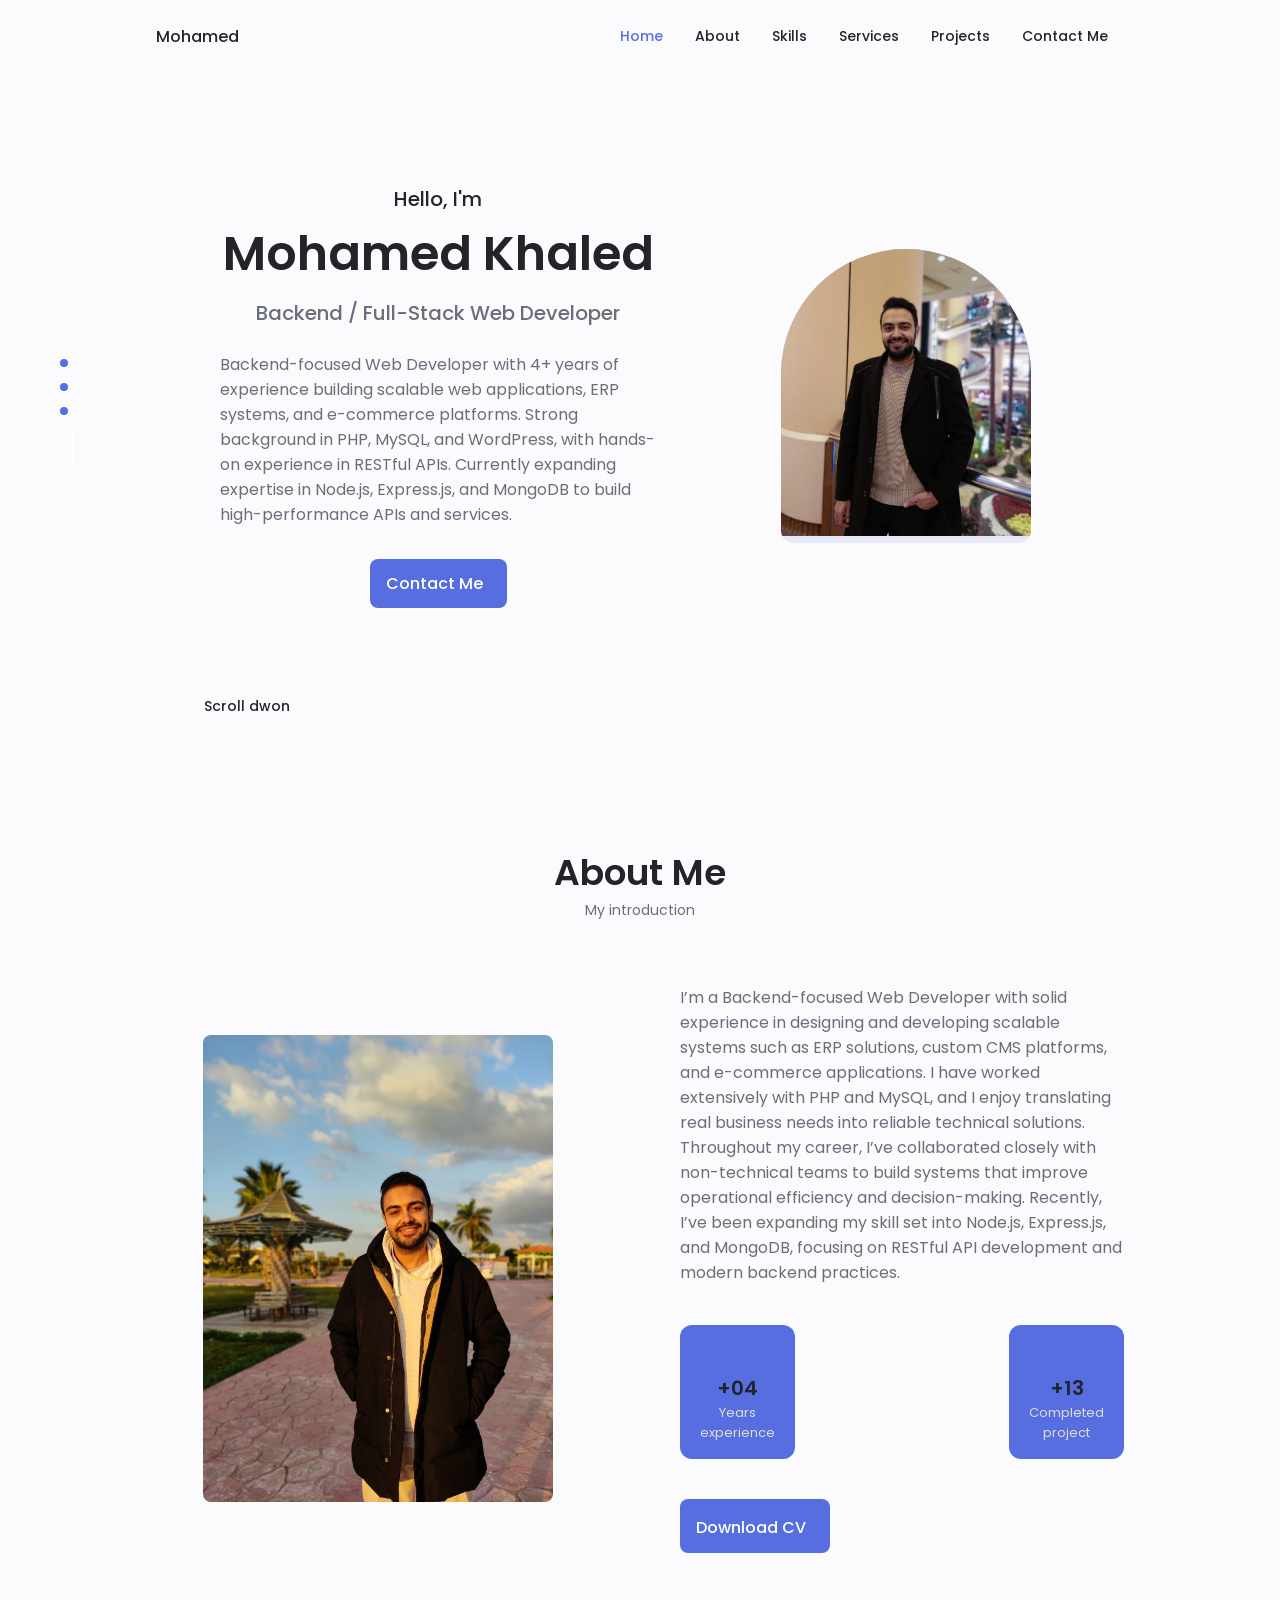
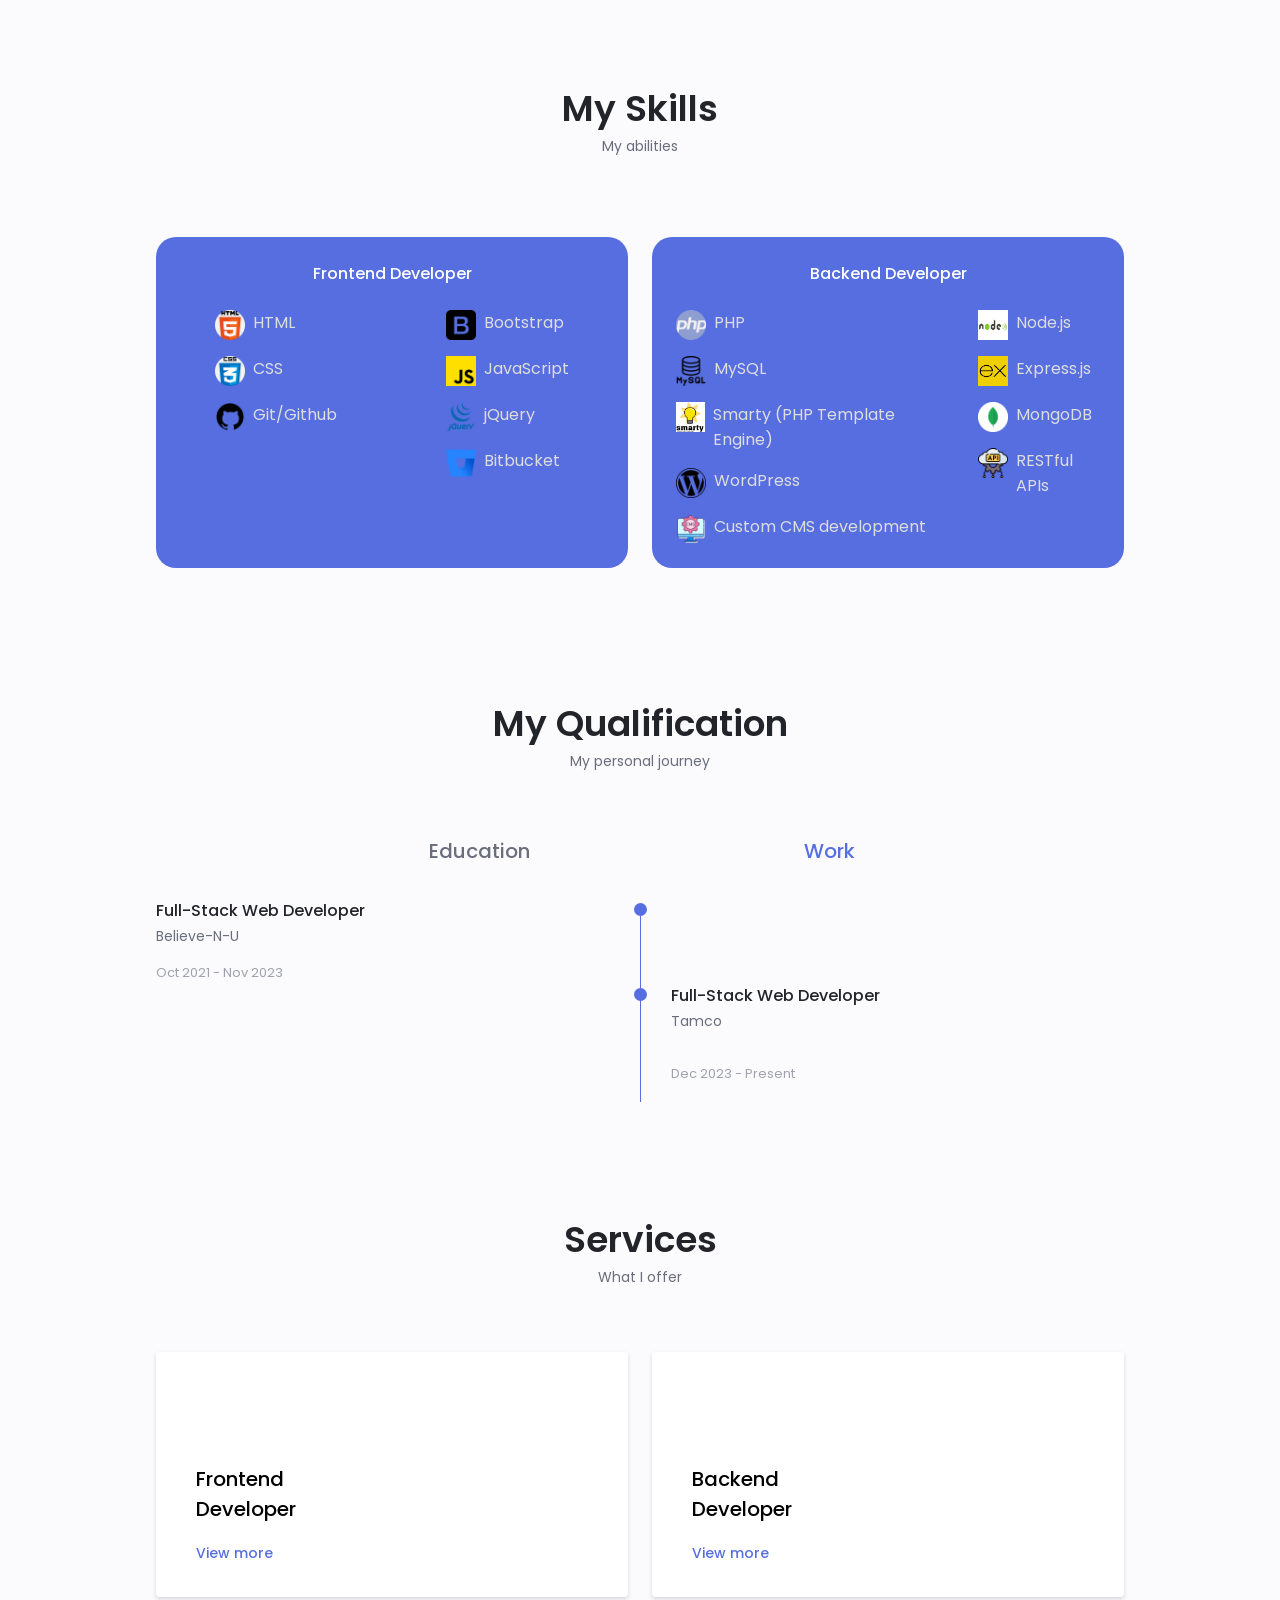
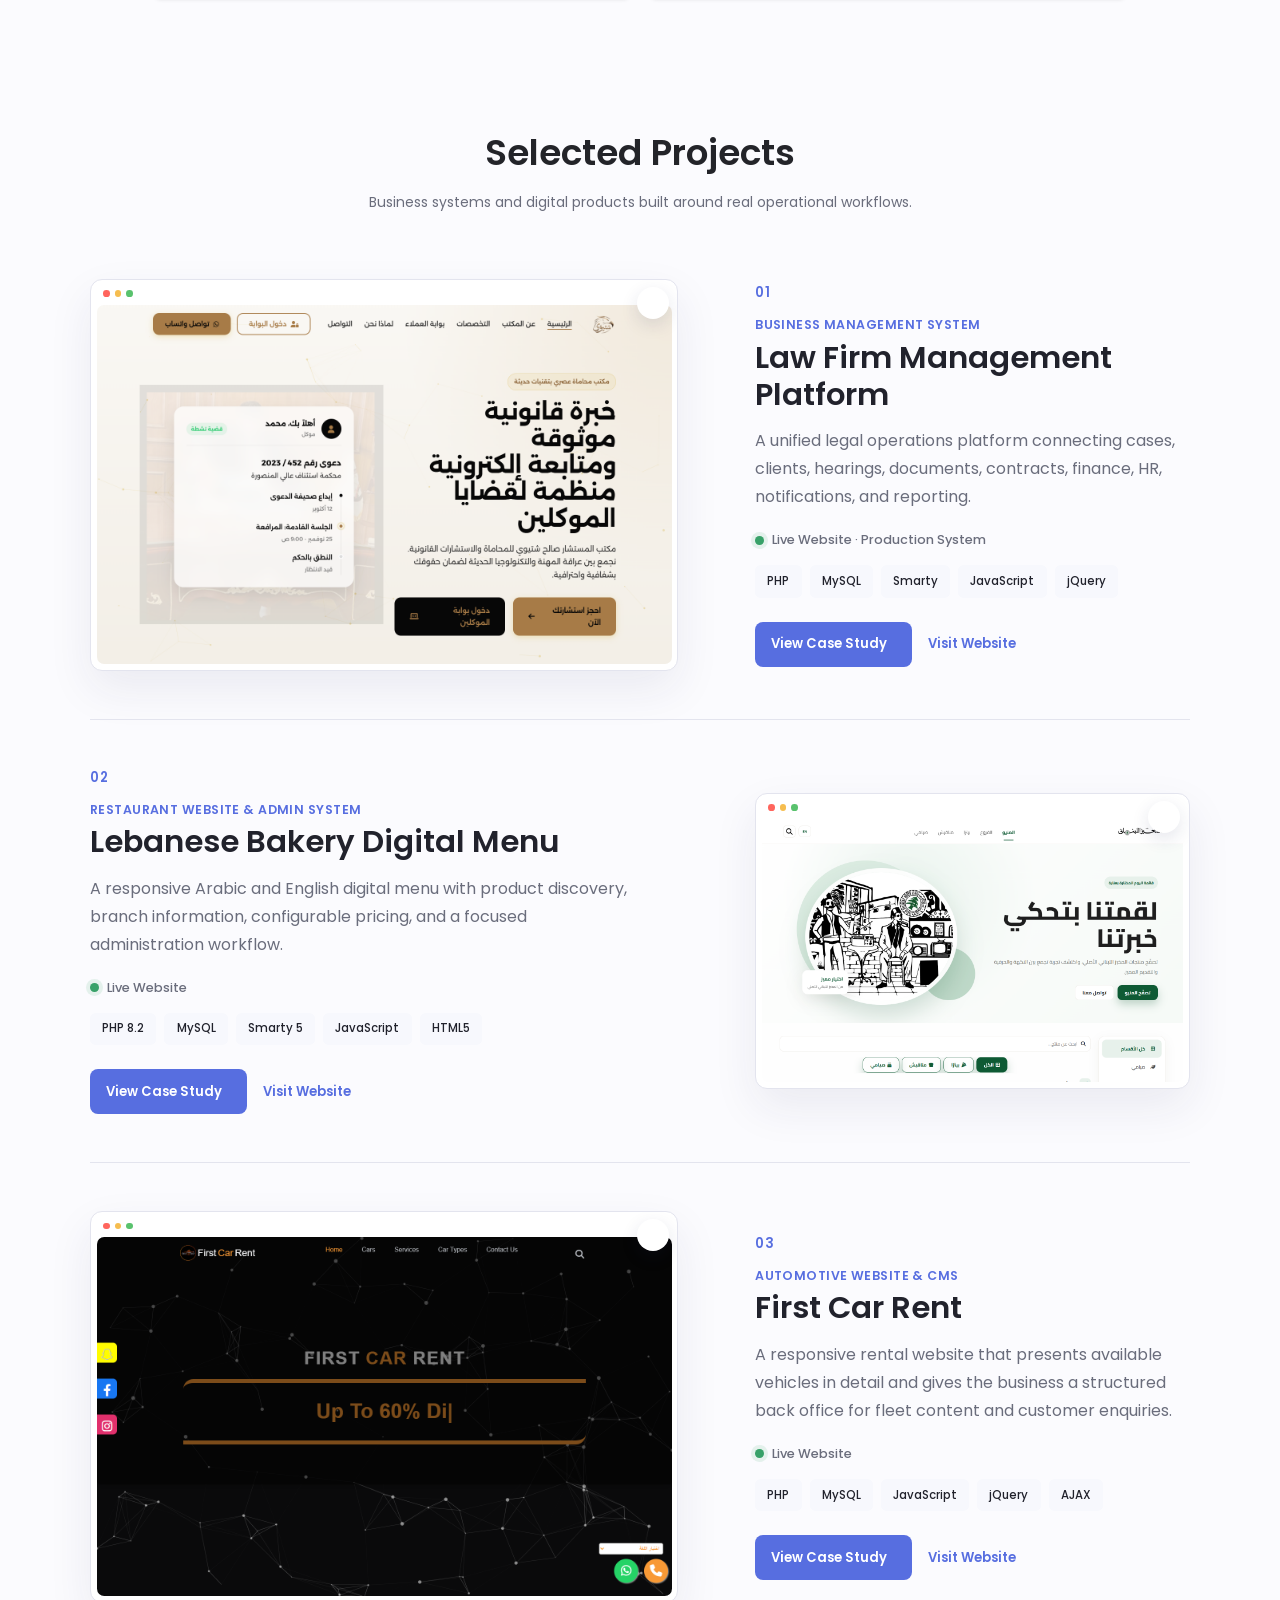
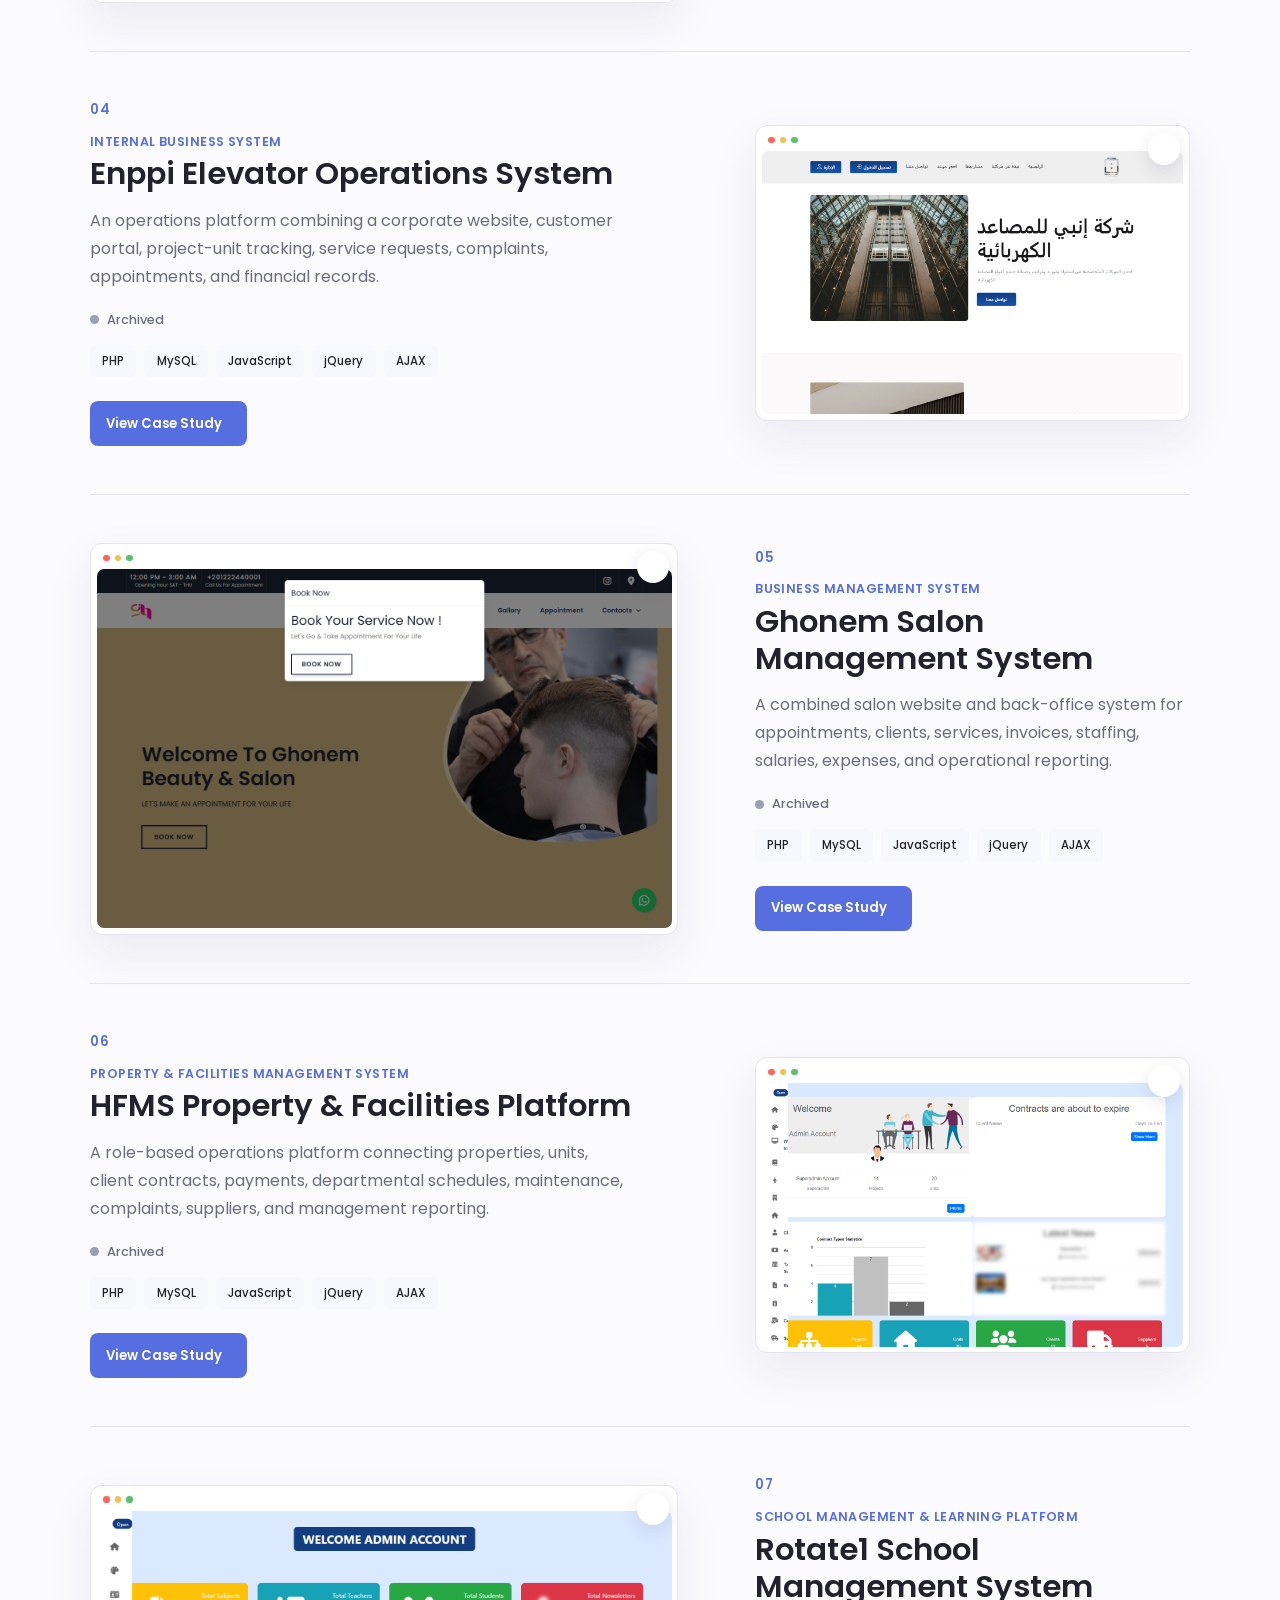
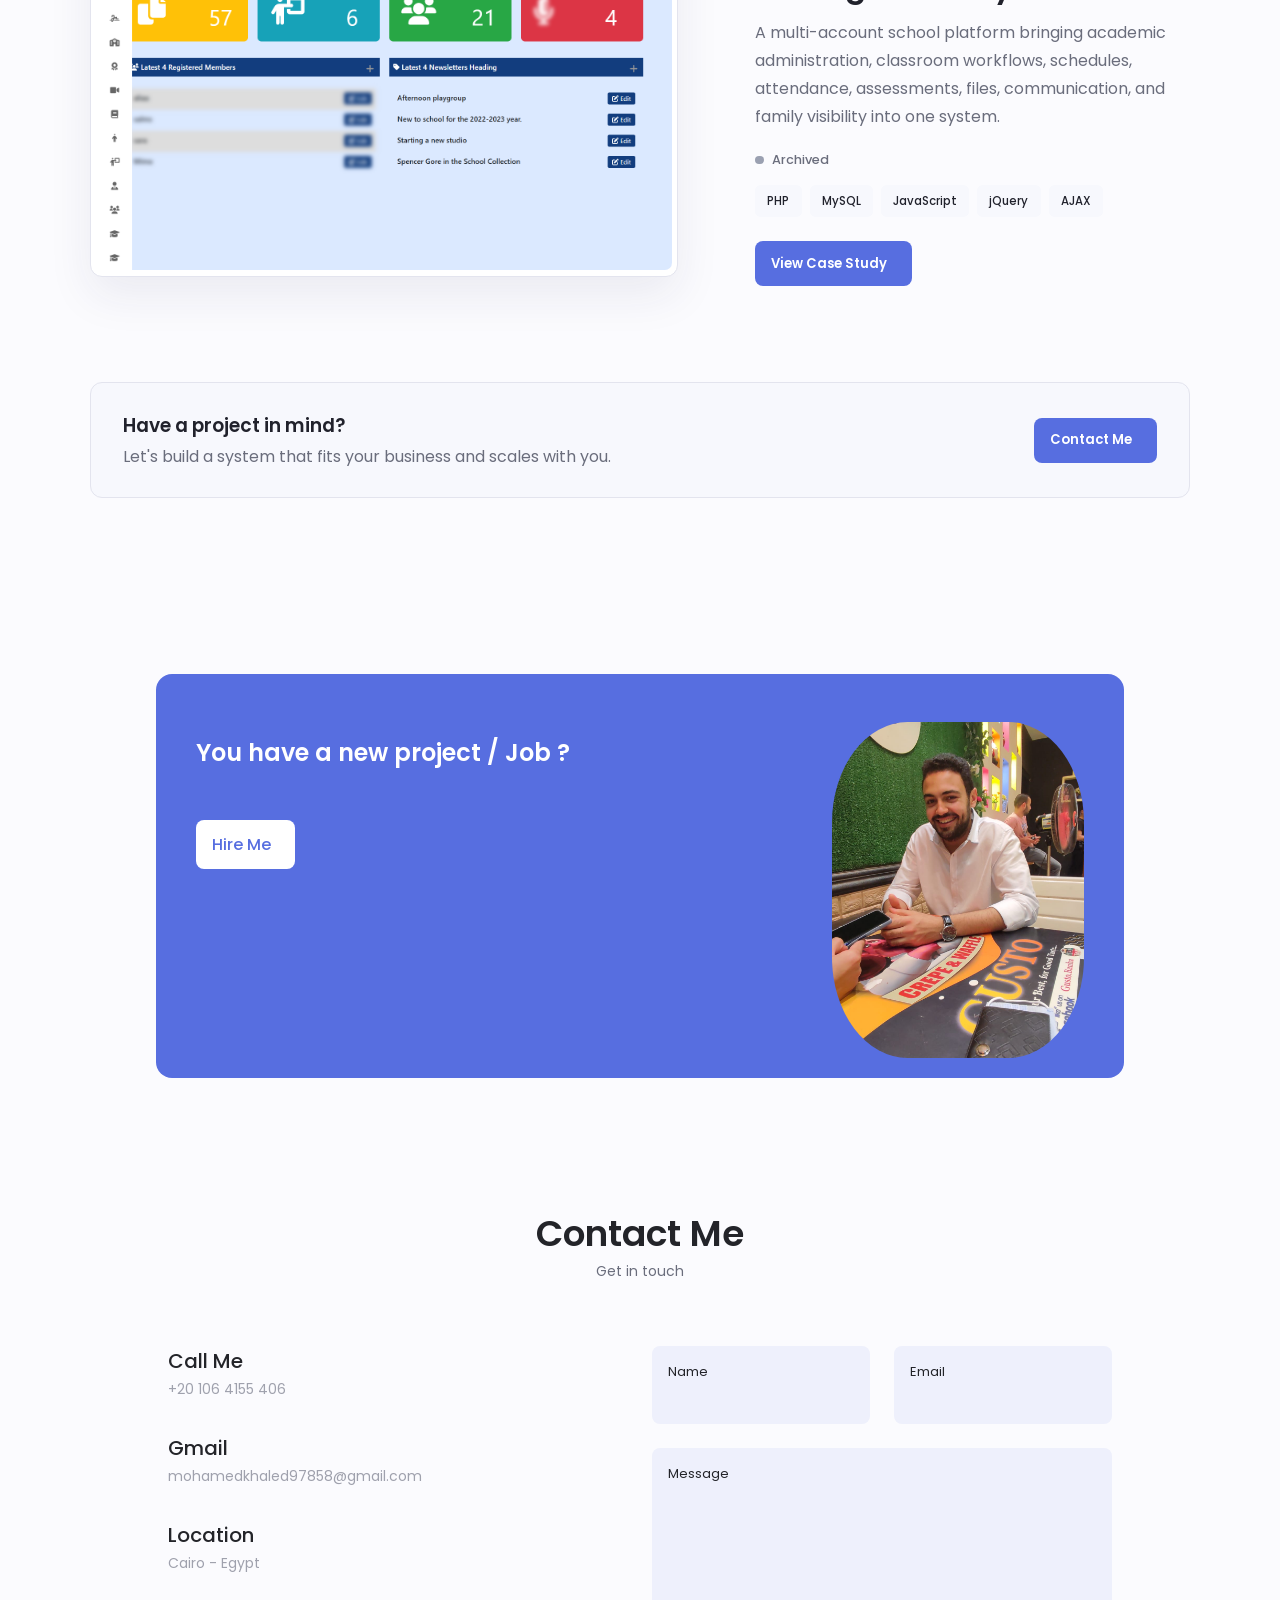
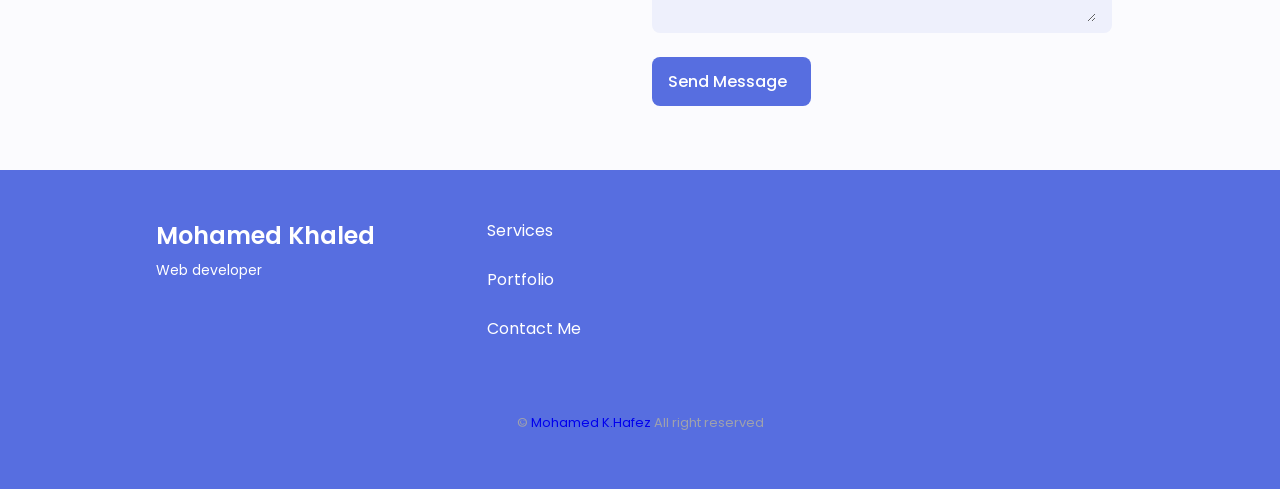
<file: index.html>
<!DOCTYPE html>
<html lang="en">

<head>
  <meta charset="UTF-8" />
  <meta http-equiv="X-UA-Compatible" content="IE=edge" />
  <meta name="viewport" content="width=device-width, initial-scale=1.0" />

  <!--===================== Normalize Css File ====================-->
  <!-- <link rel="stylesheet" href="css/normalize.css" /> -->

  <!--====================== Icons ==========================-->
  <link rel="stylesheet" href="https://unicons.iconscout.com/release/v4.0.0/css/line.css" />
  <!--====================== BoxIcons ==========================-->
  <link href="https://unpkg.com/boxicons@2.1.1/css/boxicons.min.css" rel="stylesheet" />

  <!--========================== Swiper Css File ============================-->
  <link rel="stylesheet" href="css/swiper-bundle.min.css" />
  <!--========================== Style Css File ============================-->
  <link rel="stylesheet" href="css/style.css" />
  <link rel="stylesheet" href="css/projects.css" />

  <title>Portfolio</title>
</head>

<body>
  <!--====================== Header Section ======================-->
  <header class="header" id="header">
    <nav class="nav container">
      <a href="#" class="nav__logo">Mohamed</a>

      <div class="nav__menu" id="nav-menu">
        <ul class="nav__list grid">
          <li class="nav__item">
            <a href="#home" class="nav__link active-link">
              <i class="uil uil-home nav__icon"></i>
              Home
            </a>
          </li>
          <li class="nav__item">
            <a href="#about" class="nav__link">
              <i class="uil uil-user nav__icon"></i>
              About
            </a>
          </li>
          <li class="nav__item">
            <a href="#skills" class="nav__link">
              <i class="bx bx-book nav__icon"></i>
              Skills
            </a>
          </li>
          <li class="nav__item">
            <a href="#services" class="nav__link">
              <i class="uil uil-briefcase nav__icon"></i>
              Services
            </a>
          </li>
          <li class="nav__item">
            <a href="#portfolio" class="nav__link">
              <i class="uil uil-scenery nav__icon"></i>
              Projects
            </a>
          </li>
          <li class="nav__item">
            <a href="#contact" class="nav__link">
              <i class="uil uil-message nav__icon"></i>
              Contact Me
            </a>
          </li>
        </ul>
        <i class="uil uil-times nav__close" id="nav-close"></i>
      </div>

      <div class="nav__btns">
        <!--====================== Theme Change Button ======================-->
        <i class="uil uil-moon change-theme" id="theme-button"></i>

        <div class="nav__toggle" id="nav-toggle">
          <i class="uil uil-apps"></i>
        </div>
      </div>
    </nav>
  </header>

  <!--====================== Main Section ======================-->
  <main class="main">
    <!--===================== HOME ========================-->
    <section class="home section" id="home">
      <div class="home__container container grid">
        <div class="home__content grid">
          <div class="home__social">
            <a href="https://www.linkedin.com/in/mohamed-hafez97/" target="_blank" class="home__social-icon">
              <i class="uil uil-linkedin"></i>
            </a>

            <a href="https://github.com/mohamedkhaledhafez" target="_blank" class="home__social-icon">
              <i class="uil uil-github"></i>
            </a>

            <a href="https://www.facebook.com/mohamedkhaled97.bfci" target="_blank" class="home__social-icon">
              <i class="uil uil-facebook-f"></i>
            </a>
          </div>

          <div class="home__img">
            <div class="home__blob">
              <img src="img/me_2.jpeg" alt="" class="home__blob-img" />
            </div>
          </div>

          <div class="home__data">
            <span class="home__greeting">Hello, I'm</span>
            <h1 class="home__title">Mohamed Khaled</h1>
            <h3 class="home__subtitle">Backend / Full-Stack Web Developer</h3>
            <p class="home__description">
              <!-- Motivated PHP developer with over than 3 years of experience in developing web applications
              and e-commerce websites. Passionate about web development with a background in custom & fully responsive
              CMS solutions. -->
              Backend-focused Web Developer with 4+ years of experience building scalable web applications, ERP systems,
              and e-commerce platforms. Strong background in PHP, MySQL, and WordPress, with hands-on experience in
              RESTful APIs. Currently expanding expertise in Node.js, Express.js, and
              MongoDB to build high-performance APIs and services.

            </p>
            <a role="button" href="https://wa.me/+201064155406" target="_blank" class="button button--flex">
              Contact Me
              <i class="uil uil-message button__icon"></i>
            </a>
            <!-- <a
                download=""
                href="cv/Mohamed_Khaled(Web Developer).pdf"
                class="button button__flex button__download"
              >
                Download CV
                <i class="uil uil-download-alt button__icon"></i>
              </a> -->
          </div>
        </div>
        <div class="home__scroll">
          <a href="#about" class="home__scroll-button button--flex">
            <i class="uil uil-mouse-alt home__scroll-mouse"></i>
            <span class="home__scroll-name">Scroll dwon</span>
            <i class="uil uil-arrow-down home__scroll-arrow"></i>
          </a>
        </div>
      </div>
    </section>

    <!--===================== ABOUT ========================-->
    <section class="about section" id="about">
      <h2 class="section__title">About Me</h2>
      <span class="section__subtitle">My introduction</span>

      <div class="about__container container grid">
        <img src="img/me_4.jpeg" alt="My photo" class="about__img" />
        <div class="about__data">
          <p class="about__description">
            <!-- A PHP Developer with a passion for web development and a strong
            background in web development. Experienced in coding, debugging,
            and troubleshooting web applications with an emphasis on creating
            user-friendly, high-performance solutions. -->
            I’m a Backend-focused Web Developer with solid experience in designing and developing scalable systems such
            as ERP solutions, custom CMS platforms, and e-commerce applications. I have worked extensively with PHP and
            MySQL, and I enjoy translating real business needs into reliable technical solutions.

            Throughout my career, I’ve collaborated closely with non-technical teams to build systems that improve
            operational efficiency and decision-making. Recently, I’ve been expanding my skill set into Node.js,
            Express.js, and MongoDB, focusing on RESTful API development and modern backend practices.

          </p>
          <div class="about__info">
            <div class="about__box">
              <i class="bx bx-award about__icon"></i>
              <span class="about__info-title">+04</span>
              <span class="about__info-name">
                Years
                <br />
                experience
              </span>
            </div>

            <div class="about__box">
              <i class="bx bx-briefcase-alt about__icon"></i>
              <span class="about__info-title">+13</span>
              <span class="about__info-name">
                Completed
                <br />
                project
              </span>
            </div>
          </div>
          <div class="about__buttons">
            <a download="" href="cv/Mohamed_Khaled(Web Developer).docx" class="button button__flex">
              Download CV
              <i class="uil uil-download-alt button__icon"></i>
            </a>
          </div>
        </div>
      </div>
    </section>

    <!--===================== SKILLS ========================-->
    <section class="skills section" id="skills">
      <h2 class="section__title">My Skills</h2>
      <span class="section__subtitle">My abilities</span>
      <div class="skills__container container grid">
        <!-- Frontend Developer Skills -->
        <div class="skills__content">
          <h3 class="skills__title">Frontend Developer</h3>

          <div class="skills__box">
            <div class="skills__group">
              <div class="skills__data">
                <img src="img/html-5.png" alt="" />
                <div class="skills__name">HTML</div>
              </div>
              <div class="skills__data">
                <img src="img/css.png" alt="css" />
                <div class="skills__name">CSS</div>
              </div>
              <!-- <div class="skills__data">
                <img src="img/sass.png" alt="" />
                <div class="skills__name">Sass</div>
              </div> -->
              <div class="skills__data">
                <img src="img/github.png" alt="" />
                <div class="skills__name">Git/Github</div>
              </div>
            </div>

            <div class="skills__group">
              <div class="skills__data">
                <img src="img/bootstrap.png" alt="" />
                <div class="skills__name">Bootstrap</div>
              </div>
              <div class="skills__data">
                <img src="img/js.png" alt="" />
                <div class="skills__name">JavaScript</div>
              </div>
              <div class="skills__data">
                <img src="img/jQuery.webp" alt="" />
                <div class="skills__name">jQuery</div>
              </div>
              <!-- <div class="skills__data">
                <img src="img/react.png" alt="" />
                <div class="skills__name">Reactjs</div>
              </div> -->
              <div class="skills__data">
                <img src="img/bitbucket_original_wordmark_logo_icon_146622.png" alt="" />
                <div class="skills__name">Bitbucket</div>
              </div>
            </div>
          </div>
        </div>

        <!-- Backend Developer Skills -->
        <div class="skills__content">
          <h3 class="skills__title">Backend Developer</h3>
          <div class="skills__box">
            <div class="skills__group back">
              <div class="skills__data">
                <img src="img/php.png" alt="" />
                <div class="skills__name">PHP</div>
              </div>
              <div class="skills__data">
                <img src="img/mysql.png" alt="" />
                <div class="skills__name">MySQL</div>
              </div>
              <div class="skills__data">
                <img src="img/smarty.png" alt="" />
                <div class="skills__name">Smarty (PHP Template Engine)</div>
              </div>
              <div class="skills__data">
                <img src="img/wordpress.png" alt="" />
                <div class="skills__name">WordPress</div>
              </div>
              <div class="skills__data">
                <img src="img/cms.png" alt="" />
                <div class="skills__name">Custom CMS development</div>
              </div>
            </div>
            <div class="skills__group back">
              <div class="skills__data">
                <img src="img/node.jpg" alt="" />
                <div class="skills__name">Node.js</div>
              </div>
              <div class="skills__data">
                <img src="img/express.png" alt="" />
                <div class="skills__name">Express.js</div>
              </div>
              <div class="skills__data">
                <img src="img/mongo.png" alt="" />
                <div class="skills__name">MongoDB</div>
              </div>
              <div class="skills__data">
                <img src="img/api.png" alt="" />
                <div class="skills__name">RESTful APIs</div>
              </div>
            </div>
          </div>
        </div>
      </div>
    </section>

    <!--===================== QUALIFICATION ========================-->
    <section class="qualification section" id="skills">
      <h2 class="section__title">My Qualification</h2>
      <span class="section__subtitle">My personal journey</span>

      <div class="qualification__container container">
        <div class="qualification_tabs">
          <div class="qualification_button button--flex" data-target="#education">
            <i class="uil uil-graduation-cap qualification__icon"></i>
            Education
          </div>

          <div class="qualification_button button--flex qualification__active" data-target="#work">
            <i class="uil uil-briefcase-alt qualification__icon"></i>
            Work
          </div>
        </div>

        <div class="qualification__sections">
          <!--===================== QUALIFICATION CONTENT 1 ========================-->
          <div class="qualification__content" data-content id="education">
            <!--===================== QUALIFICATION 1 ========================-->
            <div class="qualification__data">
              <div>
                <h3 class="qualification__title">Computer Engineer</h3>
                <span class="qualification__subtitle">Benha - University</span>
                <div class="qualification__calendar">
                  <i class="uil uil-calendar-alt"></i>
                  2016 - 2020
                </div>
              </div>

              <div>
                <span class="qualification__rounder"></span>
                <span class="qualification__line"></span>
              </div>
            </div>
          </div>

          <!--===================== QUALIFICATION CONTENT 2 ========================-->
          <div class="qualification__content qualification__active" data-content id="work">
            <!--===================== QUALIFICATION 1 ========================-->
            <div class="qualification__data">
              <div>
                <h3 class="qualification__title">Full-Stack Web Developer</h3>
                <span class="qualification__subtitle">Believe-N-U</span>
                <div class="qualification__calendar">
                  <i class="uil uil-calendar-alt"></i>
                  Oct 2021 - Nov 2023
                </div>
              </div>

              <div>
                <span class="qualification__rounder"></span>
                <span class="qualification__line"></span>
              </div>
            </div>

            <!--===================== QUALIFICATION 2 ========================-->
            <div class="qualification__data">
              <div></div>

              <div>
                <span class="qualification__rounder"></span>
                <span class="qualification__line"></span>
              </div>

              <div>
                <h3 class="qualification__title">Full-Stack Web Developer</h3>
                <span class="qualification__subtitle"><a target="_blank"
                    href="https://www.tamcoshop.com/">Tamco</a></span>
                <div class="qualification__calendar">
                  <i class="uil uil-calendar-alt"></i>
                  Dec 2023 - Present
                </div>
              </div>

            </div>
          </div>
        </div>
      </div>
    </section>

    <!--===================== SERVICES ========================-->
    <section class="services section" id="services">
      <h2 class="section__title">Services</h2>
      <span class="section__subtitle">What I offer</span>

      <div class="services__container container grid">
        <!--===================== SERVICE #1 Frontend Developer ========================-->
        <div class="services__content">
          <div>
            <i class="uil uil-arrow services__icon"></i>
            <h3 class="services__title">
              Frontend
              <br />
              Developer
            </h3>
          </div>

          <span class="button button--flex button--small button--link services__button">
            View more
            <i class="uil uil-arrow-right button__icon"></i>
          </span>

          <div class="services__modal">
            <div class="services__modal-content">
              <h4 class="services__modal-title">
                Frontend
                <br />
                Developer
              </h4>
              <i class="uil uil-times services__modal-close"></i>

              <ul class="services__modal-services grid">
                <li class="services__modal-service">
                  <i class="uil uil-check-circle servcies__modal-icon"></i>
                  <p>I develop the user interface.</p>
                </li>
                <li class="services__modal-service">
                  <i class="uil uil-check-circle servcies__modal-icon"></i>
                  <p>Web page development.</p>
                </li>
                <li class="services__modal-service">
                  <i class="uil uil-check-circle servcies__modal-icon"></i>
                  <p>
                    Ensure that the website is optimized for various devices.
                  </p>
                </li>
                <li class="services__modal-service">
                  <i class="uil uil-check-circle servcies__modal-icon"></i>
                  <p>
                    Ensure that the website is functional and visually
                    appealing.
                  </p>
                </li>
              </ul>
            </div>
          </div>
        </div>
        <!--===================== SERVICE #2 Backend Developer ========================-->
        <div class="services__content">
          <div>
            <i class="uil uil-arrow services__icon"></i>
            <h3 class="services__title">
              Backend
              <br />
              Developer
            </h3>
          </div>

          <span class="button button--flex button--small button--link services__button">
            View more
            <i class="uil uil-arrow-right button__icon"></i>
          </span>

          <div class="services__modal">
            <div class="services__modal-content">
              <h4 class="services__modal-title">
                Backend
                <br />
                Developer
              </h4>
              <i class="uil uil-times services__modal-close"></i>

              <ul class="services__modal-services grid">
                <li class="services__modal-service">
                  <i class="uil uil-check-circle servcies__modal-icon"></i>
                  <p>
                    Developing and maintaining dynamic websites and web
                    applications using PHP, MySQL, HTML, CSS, and JavaScript.
                  </p>
                </li>
                <li class="services__modal-service">
                  <i class="uil uil-check-circle servcies__modal-icon"></i>
                  <p>Custom CMS development.</p>
                </li>
                <li class="services__modal-service">
                  <i class="uil uil-check-circle servcies__modal-icon"></i>
                  <p>
                    Integrating data storage solutions such as MySQL
                    databases.
                  </p>
                </li>
                <li class="services__modal-service">
                  <i class="uil uil-check-circle servcies__modal-icon"></i>
                  <p>
                    Writing and maintaining efficient, reusable, and reliable
                    code.
                  </p>
                </li>
                <li class="services__modal-service">
                  <i class="uil uil-check-circle servcies__modal-icon"></i>
                  <p>
                    Developing and maintaining web applications and e-commerce
                    websites.
                  </p>
                </li>
              </ul>
            </div>
          </div>
        </div>
      </div>
    </section>

    <!--===================== SELECTED PROJECTS ========================-->
    <section class="selected-work section" id="portfolio">
      <div class="selected-work__intro container">
        <h2 class="section__title">Selected Projects</h2>
        <p class="section__subtitle">Business systems and digital products built around real operational workflows.</p>
      </div>

      <div class="selected-work__list container" data-project-showcase></div>

      <div class="selected-work__cta container">
        <div>
          <h3>Have a project in mind?</h3>
          <p>Let's build a system that fits your business and scales with you.</p>
        </div>
        <a href="#contact" class="project-link project-link--primary">
          Contact Me <i class="uil uil-message" aria-hidden="true"></i>
        </a>
      </div>
    </section>

    <!--===================== LEGACY PORTFOLIO (kept for reference) ========================-->
    <section class="portfolio section" id="portfolio-archive" hidden>
      <h2 class="section__title">Portfolio</h2>
      <span class="section__subtitle">Most recent work</span>

      <div class="portfolio__container container grid swiper-container">
        <div class="swiper-wrapper">
          <!--===================== PORTFOLIO  ( lawyer System ) ========================-->
          <div class="portfolio__content grid swiper-slide">
            <img src="img/lawyer.png" alt="lawyer System" class="portfolio__img" />

            <div class="portfolio__data">
              <h3 class="portfolio__title">Lawyer Management System</h3>
              <p class="portfolio__description">
                A comprehensive law firm management system designed to streamline legal operations, including case
                management, court sessions, client records, contracts, legal documents, tasks, notifications, and
                financial tracking. The platform helps lawyers and legal teams organize daily workflows, improve
                productivity, and maintain complete case history from creation to closure.
              </p>

              <a href="https://lawyersystem.free.nf/landing.php"
                class="button button--flex button--small portfolio__button" target="_blank">
                Link
                <i class="uil uil-arrow-right button__icon"></i>
              </a>
            </div>
          </div>

          <!--===================== PORTFOLIO  ( West Virginia Academy ) ========================-->
          <div class="portfolio__content grid swiper-slide">
            <img src="img/wva.png" alt="West Virginia Academy" class="portfolio__img" />

            <div class="portfolio__data">
              <h3 class="portfolio__title">West Virginia Academy</h3>
              <p class="portfolio__description">
                A full academic management system designed and developed to handle student registration, attendance
                tracking, grading, parent communication, and staff management. The system was built to support real
                operational workflows and improve administrative efficiency for West
                Virginia Academy in Doha.
              </p>

              <a href="https://westvirginia.academy/" class="button button--flex button--small portfolio__button"
                target="_blank">
                Demo
                <i class="uil uil-arrow-right button__icon"></i>
              </a>
            </div>
          </div>

          <!--===================== PORTFOLIO  ( Salon Management System ) ========================-->
          <div class="portfolio__content grid swiper-slide">
            <img src="img/ghonem-salon.png" alt="Salon Management System" class="portfolio__img" />

            <div class="portfolio__data">
              <h3 class="portfolio__title">
                Salon Management System (Ghonem Salon)
              </h3>
              <p class="portfolio__description">
                A website and system for managing customer appointment
                reservations for a men’s barbershop to organize customer
                reservation appointments for first-come, first-served
                attendance, as well as displaying the salon’s services, their
                prices, and the duration of their implementation, in addition
                to printing invoices for customers after receiving the
                service.
              </p>

              <a href="https://projects.mohamedkhaled.site/" class="button button--flex button--small portfolio__button"
                target="_blank">
                Demo
                <i class="uil uil-arrow-right button__icon"></i>
              </a>
            </div>
          </div>
          <!--===================== PORTFOLIO  ( Courses Management REST API (Node.js & Express) ) ========================-->
          <div class="portfolio__content grid swiper-slide">
            <img src="img/nodejs.png" alt="The Founder" class="portfolio__img" />

            <div class="portfolio__data">
              <h3 class="portfolio__title">
                Courses Management REST API (Node.js & Express)
              </h3>
              <p class="portfolio__description">
                A RESTful API built using Node.js and Express.js for managing courses and users. The system includes
                authentication, CRUD operations, input validation, and MongoDB integration, following clean architecture
                and REST best practices.
              </p>

              <a href="https://github.com/mohamedkhaledhafez/nodejs-project/"
                class="button button--flex button--small portfolio__button" target="_blank">
                Github
                <i class="uil uil-arrow-right button__icon"></i>
              </a>
            </div>
          </div>

          <!--===================== PORTFOLIO  ( The Founder Marketing ) ========================-->
          <div class="portfolio__content grid swiper-slide">
            <img src="img/the-founder.png" alt="The Founder" class="portfolio__img" />

            <div class="portfolio__data">
              <h3 class="portfolio__title">
                The Founder (Marketing Agency)
              </h3>
              <p class="portfolio__description">
                شركة The Founder هي شركة متخصصة في تقديم الخدمات التسويقية
                والبرمجية للشركات الناشئة والمؤسسين ومساعدتهم على تأسيس أعمالهم
                والترويج لها بشكل فعال وذلك من خلال تقديم باقة متنوعة من الخدمات
                التسويقية المتعارف عليها وتطوير مواقع الويب وحلول التجارة
                الإلكترونية لمساعدتك في الوصول إلى عملائك بشكل أسرع.
              </p>

              <a href="https://thefounder.site/" class="button button--flex button--small portfolio__button"
                target="_blank">
                Demo
                <i class="uil uil-arrow-right button__icon"></i>
              </a>
            </div>
          </div>
          <!--===================== PORTFOLIO ( Enppi ) ========================-->
          <div class="portfolio__content grid swiper-slide">
            <img src="img/enppi.png" alt="Enppi" class="portfolio__img" />

            <div class="portfolio__data">
              <h3 class="portfolio__title">
                Elevator Company Management System (Enppi)
              </h3>
              <p class="portfolio__description">
                A website and content management system for an electric
                elevator company in Cairo to record the stages of installation
                and maintenance of elevators in all of the company’s units, as
                well as the costs of each stage, and receive customer
                complaints and maintenance requests.
              </p>

              <a href="https://enppi.mohamedkhaled.site/" class="button button--flex button--small portfolio__button"
                target="_blank">
                Demo
                <i class="uil uil-arrow-right button__icon"></i>
              </a>
            </div>
          </div>

          <!--===================== PORTFOLIO  ( Car Rental Website ) ========================-->
          <div class="portfolio__content grid swiper-slide">
            <img src="img/firstcar-rent.png" alt="First Car Rent" class="portfolio__img" />

            <div class="portfolio__data">
              <h3 class="portfolio__title">
                Car Rental Website (First Car Rent)
              </h3>
              <p class="portfolio__description">
                A website and content management system for a car rental
                office in Dubai - UAE, To view the cars with all their details
                and the required papers for the renter and request to rent the
                car through the website.
              </p>

              <a href="https://car-rent.free.nf/" class="button button--flex button--small portfolio__button"
                target="_blank">
                Link
                <i class="uil uil-arrow-right button__icon"></i>
              </a>
            </div>
          </div>

          <!--===================== PORTFOLIO  ( Real Estate Website ) ========================-->
          <div class="portfolio__content grid swiper-slide">
            <img src="img/real-estate.png" alt="Real Estate Website" class="portfolio__img" />

            <div class="portfolio__data">
              <h3 class="portfolio__title">
                Real Estate Website (Dreams Gate Customers)
              </h3>
              <p class="portfolio__description">
                A website and management system for managing a Qatari real
                estate company (Dreams Gate Customers). Through the control
                panel, the company’s real estate unit contracts are
                registered, payment transaction data is recorded, in addition
                to managing the company’s employees, recording attendance and
                tasks for them according to each department, and determining
                the role of each employee.
              </p>

              <a href="https://hfms.mohamedkhaled.site/" class="button button--flex button--small portfolio__button"
                target="_blank">
                Demo
                <i class="uil uil-arrow-right button__icon"></i>
              </a>
            </div>
          </div>


          <!--===================== PORTFOLIO  ( E-commerce Website ) ========================-->
          <div class="portfolio__content grid swiper-slide">
            <img src="img/e-commerce.png" alt="E-commerce Website" class="portfolio__img" />

            <div class="portfolio__data">
              <h3 class="portfolio__title">E-commerce Website</h3>
              <p class="portfolio__description">
                Implemented a custom CMS solution for e-commerce website,
                managing products and orders from customers registered in the
                store, as well as issuing reports for a specific product or a
                specific period
              </p>

              <a href="https://ultraapps.net/" class="button button--flex button--small portfolio__button"
                target="_blank">
                Demo
                <i class="uil uil-arrow-right button__icon"></i>
              </a>
            </div>
          </div>

          <!--===================== PORTFOLIO  ( Import & Export Company Website ) ========================-->
          <div class="portfolio__content grid swiper-slide">
            <img src="img/egitto.png" alt="Egitto Trading" class="portfolio__img" />

            <div class="portfolio__data">
              <h3 class="portfolio__title">
                Import & Export Company Website (Egitto Trading)
              </h3>
              <p class="portfolio__description">
                A front-end website with a control panel to add products and
                categories to an Egyptian food and frozen products import and
                export company.
              </p>

              <a href="https://egitto-trading.com/" class="button button--flex button--small portfolio__button"
                target="_blank">
                Demo
                <i class="uil uil-arrow-right button__icon"></i>
              </a>
            </div>
          </div>



          <!--===================== PORTFOLIO  (React Todo App)========================-->
          <!-- <div class="portfolio__content grid swiper-slide">
            <img src="img/portfolio-img4.png" alt="React Todo App" class="portfolio__img" />

            <div class="portfolio__data">
              <h3 class="portfolio__title">Todo React App</h3>
              <p class="portfolio__description">
                Todo Web App - using React.js (Hooks) - its fully responsive
                and have an attractive design.
              </p>

              <a href="https://mohamedkhaledhafez.github.io/todoApp/"
                class="button button--flex button--small portfolio__button" target="_blank">
                Demo
                <i class="uil uil-arrow-right button__icon"></i>
              </a>
            </div>
          </div> -->

          <!--===================== PORTFOLIO #9 ========================-->
          <!-- <div class="portfolio__content grid swiper-slide">
              <img
                src="img/portfolio-img8.png"
                alt="portfolio_8"
                class="portfolio__img"
              />

              <div class="portfolio__data">
                <h3 class="portfolio__title">Modern Website</h3>
                <p class="portfolio__description">
                  Website adaptable to all devices, with attractive ui and
                  animated interactions. Created by HTML, CSS and JavaScript.
                </p>

                <a
                  href="https://mohamedkhaledhafez.github.io/Responsive-template/"
                  class="button button--flex button--small portfolio__button"
                  target="_blank"
                >
                  Demo
                  <i class="uil uil-arrow-right button__icon"></i>
                </a>
              </div>
            </div> -->

          <!--===================== PORTFOLIO #10 ( Fetch Github Repos App )========================-->
          <!-- <div class="portfolio__content grid swiper-slide">
            <img src="img/fetch-repos.png" alt="Fetch Github Repos App" class="portfolio__img" />

            <div class="portfolio__data">
              <h3 class="portfolio__title">Fetch Github Repos</h3>
              <p class="portfolio__description">
                A simple application that enables you to get the repositories
                of someone’s on github once you enter the link of his github
                account.
              </p>

              <a href="https://mohamedkhaledhafez.github.io/Fetch_Github_Repos/"
                class="button button--flex button--small portfolio__button" target="_blank">
                Demo
                <i class="uil uil-arrow-right button__icon"></i>
              </a>
            </div>
          </div> -->

          <!--===================== PORTFOLIO #11 ( Quiz App )========================-->
          <!-- <div class="portfolio__content grid swiper-slide">
            <img src="img/quiz-app.png" alt="Quiz App" class="portfolio__img" />

            <div class="portfolio__data">
              <h3 class="portfolio__title">Quiz App</h3>
              <p class="portfolio__description">
                A simple application whose idea is based on answering some
                questions, which have a specific time for each question, and
                then displaying the final result at the end of the test.
              </p>

              <a href="https://mohamedkhaledhafez.github.io/quiz_app/"
                class="button button--flex button--small portfolio__button" target="_blank">
                Demo
                <i class="uil uil-arrow-right button__icon"></i>
              </a>
            </div>
          </div> -->

          <!--===================== PORTFOLIO #12 ( Memory Game )========================-->
          <!-- <div class="portfolio__content grid swiper-slide">
            <img src="img/memory-game.png" alt="Memory Game" class="portfolio__img" />

            <div class="portfolio__data">
              <h3 class="portfolio__title">Memory Game</h3>
              <p class="portfolio__description">
                Built a memory game 'concentration', using JavaScript( DOM).
                It’s a complete browser-based card matching game.
              </p>

              <a href="https://mohamedkhaledhafez.github.io/Memory-Game/"
                class="button button--flex button--small portfolio__button" target="_blank">
                Demo
                <i class="uil uil-arrow-right button__icon"></i>
              </a>
            </div>
          </div> -->

          <!--===================== PORTFOLIO #12 ( Hangman Game )========================-->
          <!-- <div class="portfolio__content grid swiper-slide">
            <img src="img/hungman-game.png" alt="Hangman Game" class="portfolio__img" />

            <div class="portfolio__data">
              <h3 class="portfolio__title">Hangman Game</h3>
              <p class="portfolio__description">
                Hangman game is a guessing game with a javascript code, show
                you a number of empty spaces and you should guessing the right
                word by choose the right letter from The letters board
                according to Word Category that will be shown too. IF it
                right, it will be written in Spacing area. Else, you lost an
                attempt.
              </p>

              <a href="https://mohamedkhaledhafez.github.io/Hangman-Game/"
                class="button button--flex button--small portfolio__button" target="_blank">
                Demo
                <i class="uil uil-arrow-right button__icon"></i>
              </a>
            </div>
          </div> -->
        </div>
        <!--=========== Swiper Arrows =============-->
        <div class="swiper-button-next">
          <i class="bx bx-chevron-right swiper-portfolio-icon"></i>
        </div>
        <div class="swiper-button-prev">
          <i class="bx bx-chevron-left swiper-portfolio-icon"></i>
        </div>

        <!--=========== Swiper Arrows =============-->
        <div class="swiper-pagination"></div>
      </div>
    </section>

    <!--===================== PROJECT IN MIND ========================-->
    <section class="project section">
      <div class="project__bg">
        <div class="project__container container grid">
          <div class="project__data">
            <h2 class="project__title">You have a new project / Job ?</h2>
            <!-- <p class="project__description">
                Contact me now and get a 50% discount on your new project.
              </p> -->
            <a href="https://wa.me/+201064155406" class="button button--flex button--white">
              Hire Me
              <i class="uil uil-message project__icon button__icon"></i>
            </a>
          </div>

          <img src="img/me_1.jpeg" alt="" class="project__img" />
        </div>
      </div>
    </section>

    <!--===================== CONTACT ME ========================-->
    <section class="contact section" id="contact">
      <h2 class="section__title">Contact Me</h2>
      <span class="section__subtitle">Get in touch</span>

      <div class="contact__container container grid">
        <div>
          <div class="contact__information">
            <i class="uil uil-phone contact__icon"></i>
            <div>
              <h3 class="contact__title">Call Me</h3>
              <span class="contact__subtitle">+20 106 4155 406</span>
            </div>
          </div>

          <div class="contact__information">
            <i class="uil uil-envelope contact__icon"></i>
            <div>
              <h3 class="contact__title">Gmail</h3>
              <span class="contact__subtitle">
                mohamedkhaled97858@gmail.com
              </span>
            </div>
          </div>

          <div class="contact__information">
            <i class="uil uil-map-marker contact__icon"></i>
            <div>
              <h3 class="contact__title">Location</h3>
              <span class="contact__subtitle">Cairo - Egypt</span>
            </div>
          </div>
        </div>
        <form action="" class="contact__form grid">
          <div class="contact__inputs grid">
            <div class="contact__content">
              <label for="" class="contact__label">Name</label>
              <input type="text" class="contact__input" />
            </div>
            <div class="contact__content">
              <label for="" class="contact__label">Email</label>
              <input type="email" class="contact__input" />
            </div>
          </div>
          <div class="contact__content">
            <label for="" class="contact__label">Message</label>
            <textarea name="" id="" cols="0" rows="5" class="contact__input"></textarea>
          </div>
          <div>
            <a href="mailto:mohamedkhaled97858@gmail.com?subject=Contact" class="button button--flex">
              Send Message
              <i class="uil uil-message button__icon"></i>
            </a>
          </div>
        </form>
      </div>
    </section>
  </main>

  <!--===================== FOOTER ========================-->
  <footer class="footer">
    <div class="footer__bg">
      <div class="footer__container container grid">
        <div>
          <h1 class="footer__title">Mohamed Khaled</h1>
          <span class="footer__subtitle">Web developer</span>
        </div>

        <ul class="footer__links">
          <li>
            <a href="#services" class="footer__link">Services</a>
          </li>
          <li>
            <a href="#portfolio" class="footer__link">Portfolio</a>
          </li>
          <li>
            <a href="#contact" class="footer__link">Contact Me</a>
          </li>
        </ul>

        <div class="footer__socials">
          <a href="https://www.linkedin.com/in/mohamed-hafez97/" target="_blank" class="footer__social">
            <i class="uil uil-linkedin"></i>
          </a>

          <a href="https://github.com/mohamedkhaledhafez" target="_blank" class="footer__social">
            <i class="uil uil-github"></i>
          </a>

          <a href="https://www.facebook.com/mohamedkhaled97.bfci" target="_blank" class="footer__social">
            <i class="uil uil-facebook-f"></i>
          </a>
        </div>
      </div>

      <p class="footer__copyright">
        &copy; <a href="https://mohamedkhaled.site/" class="copyright-link">Mohamed K.Hafez</a> All right reserved
      </p>
    </div>
  </footer>

  <!--===================== SCROLL TO TOP ========================-->
  <a href="#" class="scrollup" id="scroll-up">
    <i class="uil uil-arrow-up scrollup__icon"></i>
  </a>

  <!--====================== MIXITUP JS File ====================-->
  <script src="js/mixitup.min.js"></script>

  <!--====================== Swiper JS File ====================-->
  <script src="js/swiper-bundle.min.js"></script>

  <!--====================== Swiper JS File ====================-->
  <script src="js/scrollreveal.min.js"></script>

  <!--====================== JS Main File ====================-->
  <script src="js/projects-data.js"></script>
  <script src="js/projects.js"></script>
  <script src="js/main.js"></script>

  <div class="lightbox" data-project-lightbox hidden role="dialog" aria-modal="true" aria-label="Project screenshot">
    <button class="lightbox__close" type="button" data-lightbox-close aria-label="Close screenshot">
      <i class="uil uil-times" aria-hidden="true"></i>
    </button>
    <img alt="">
  </div>
</body>

</html>
</file>
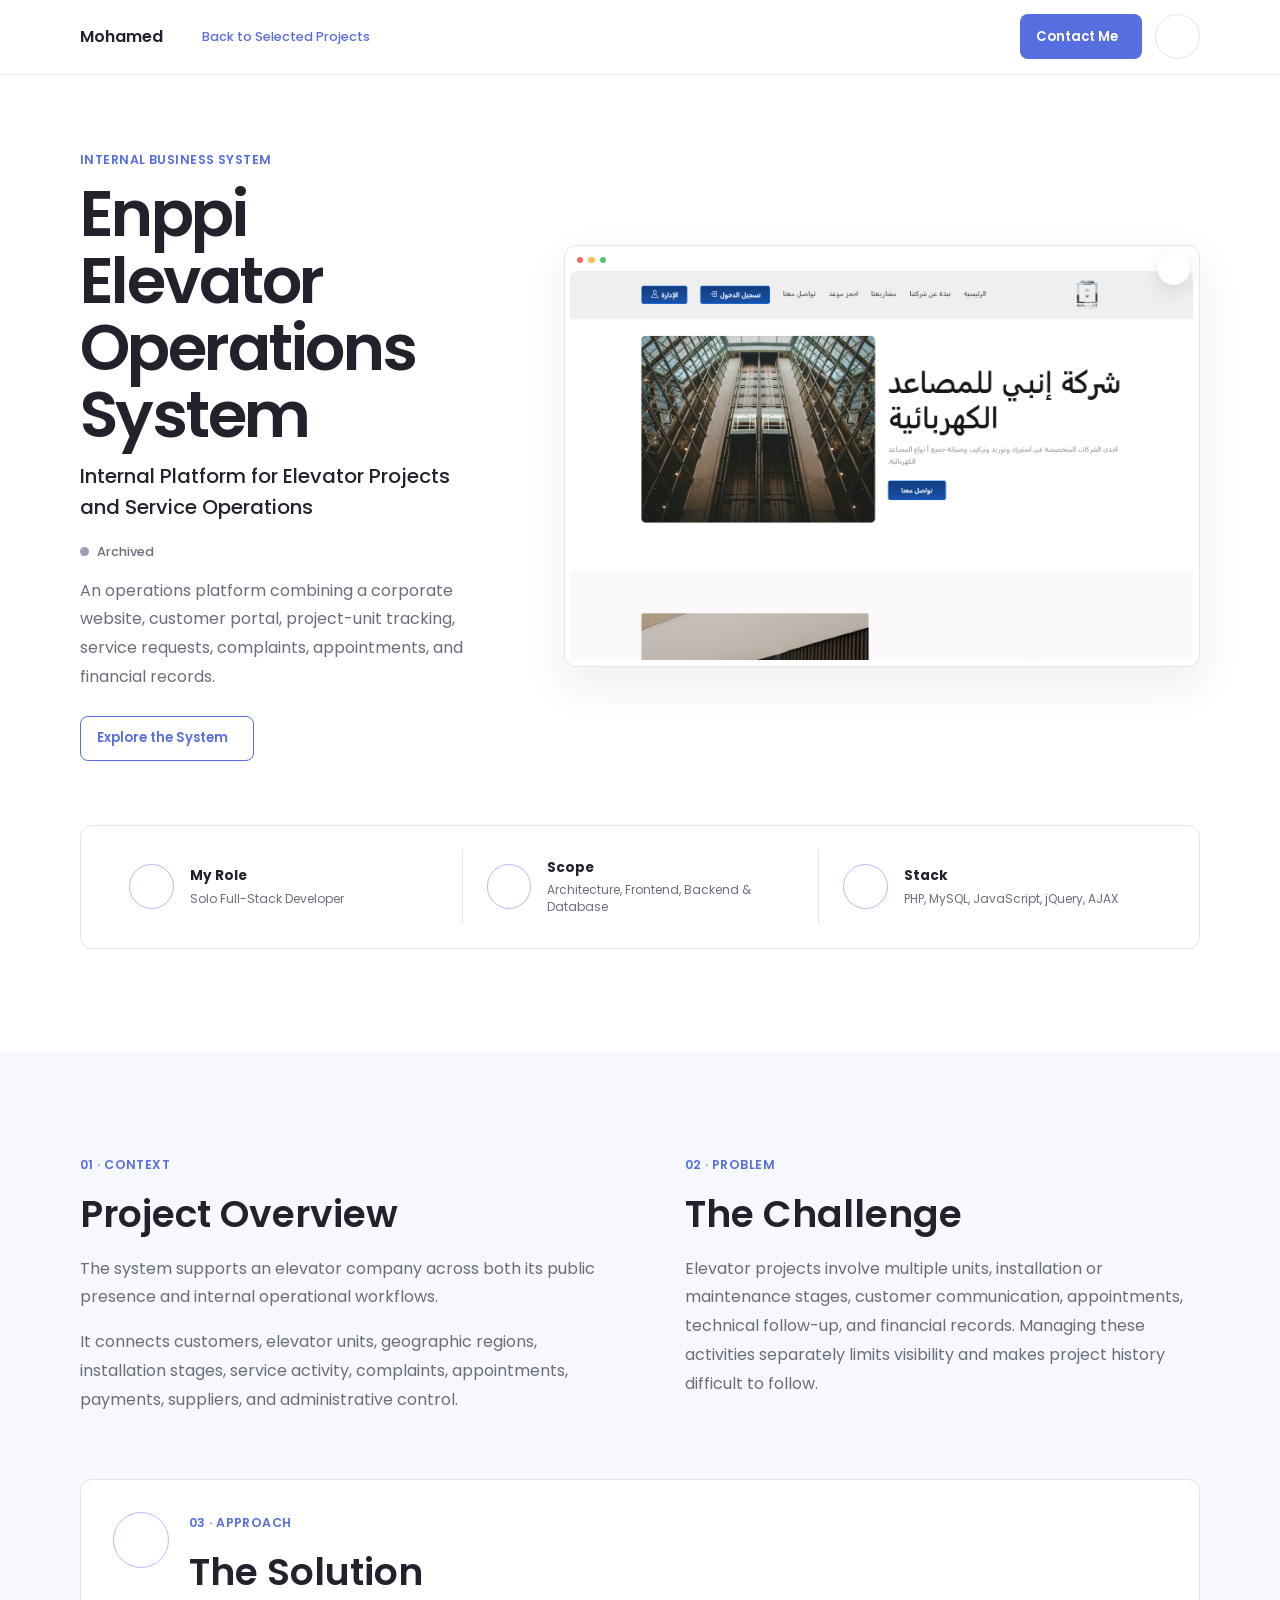
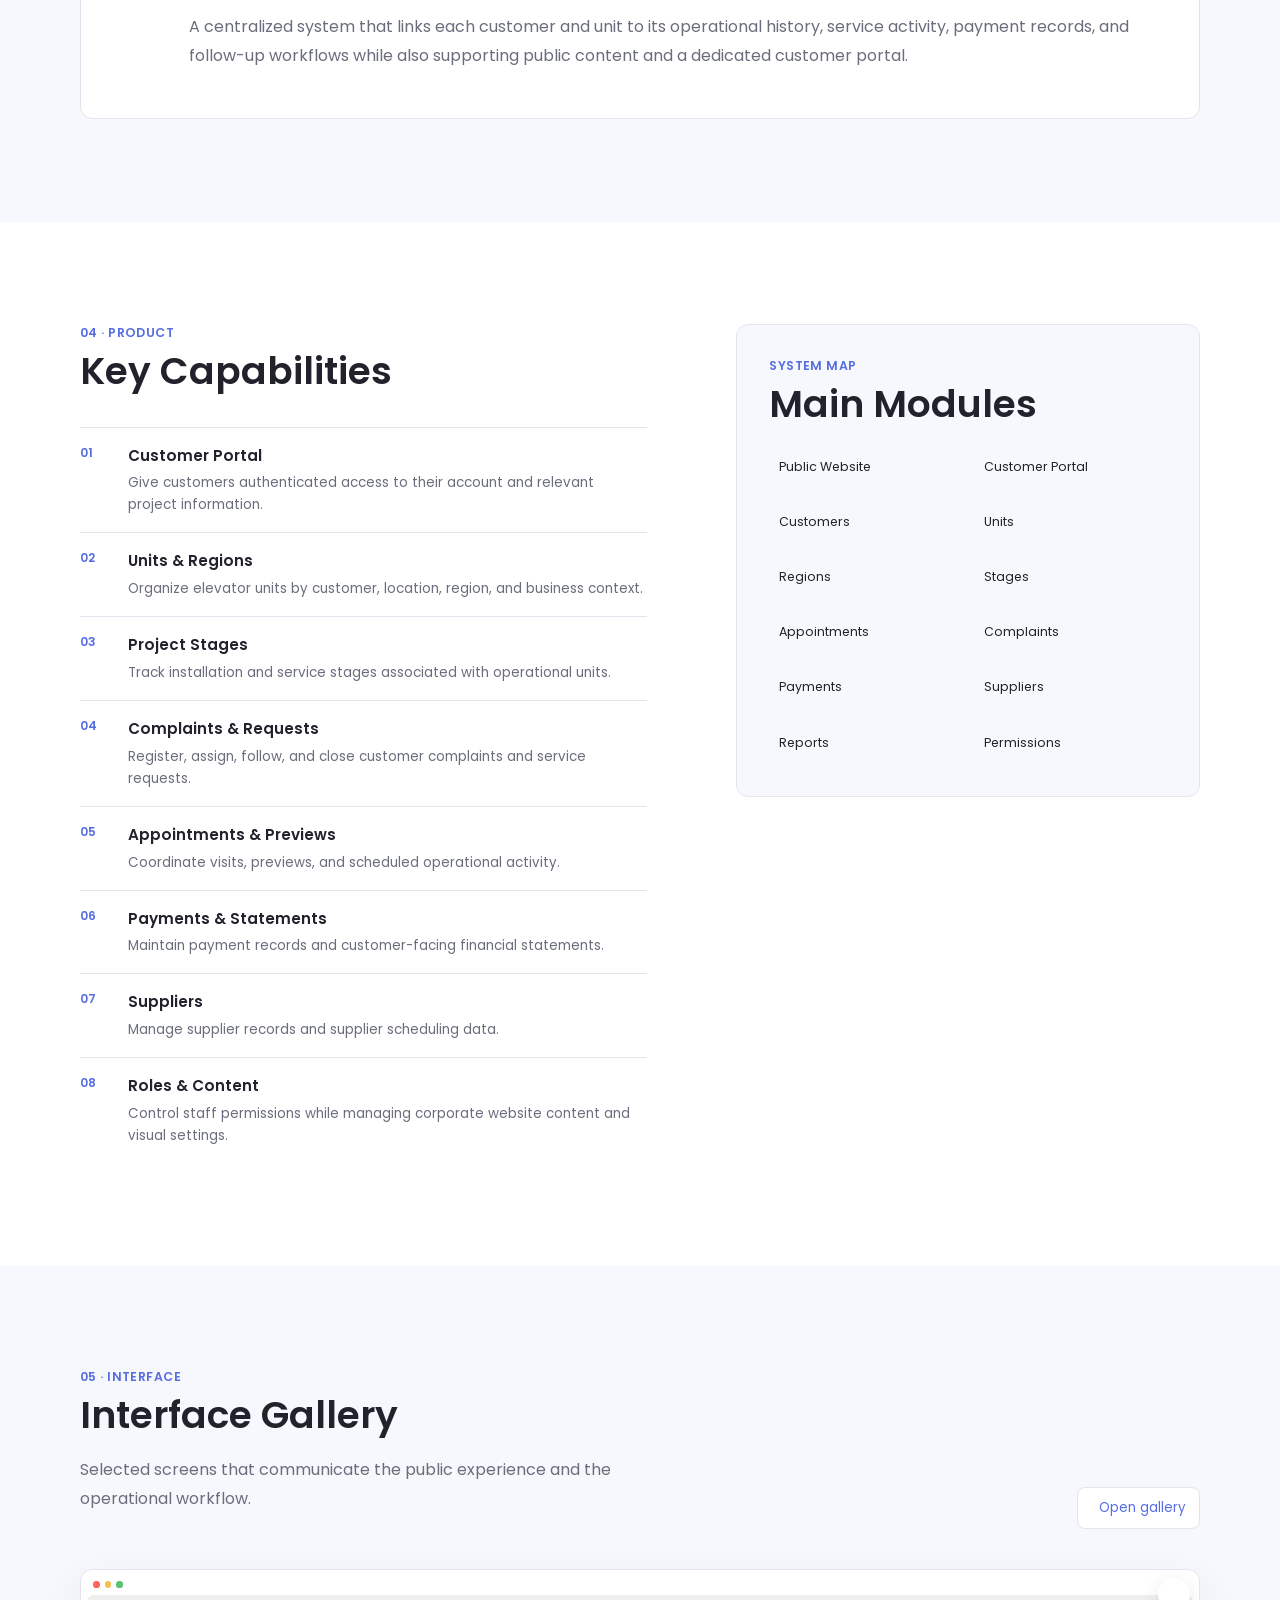
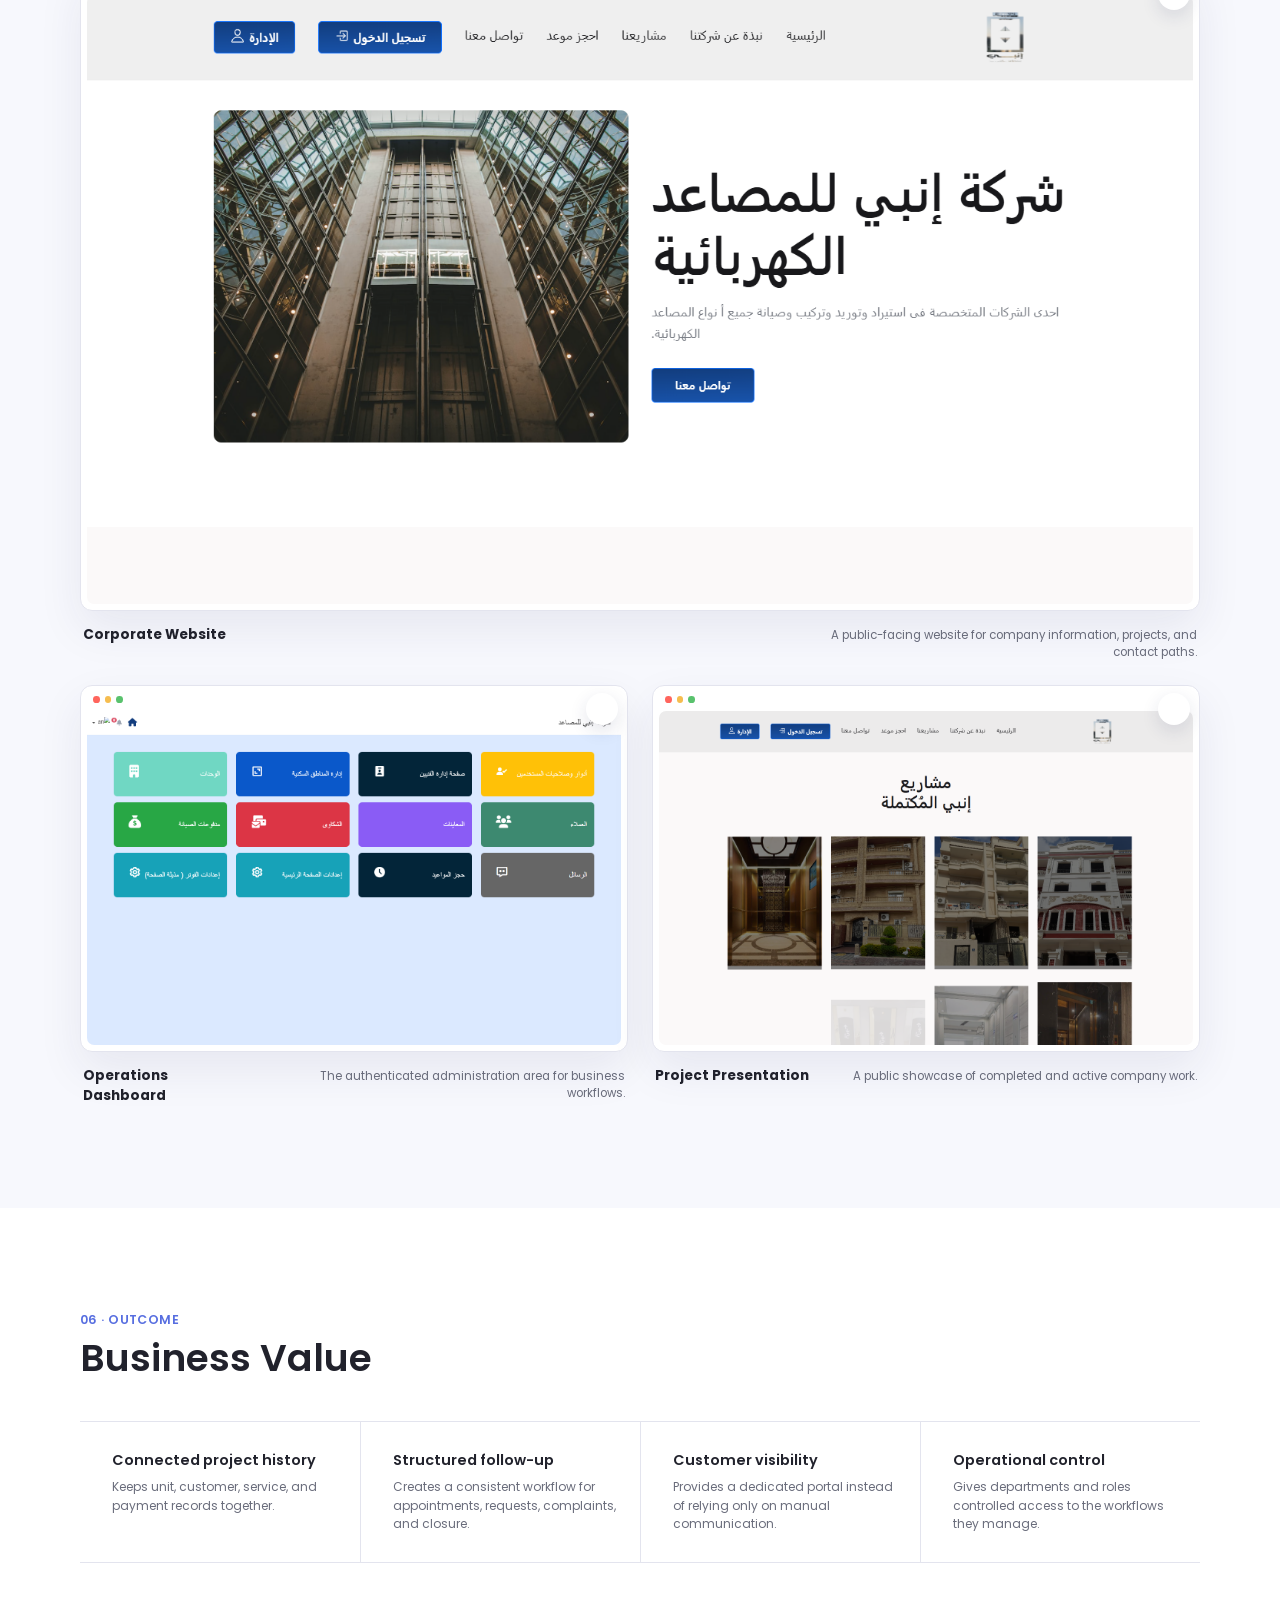
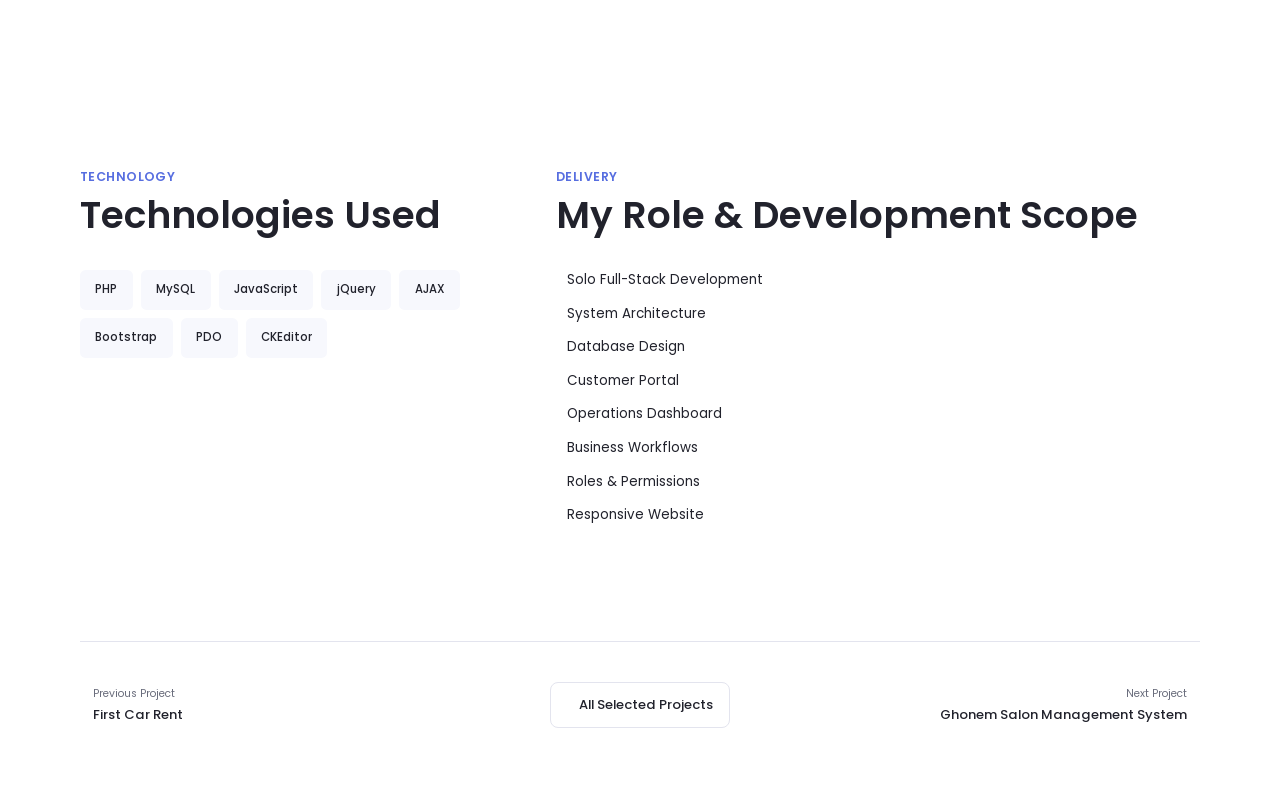
<file: case-studies/enppi-elevator-system.html>
<!DOCTYPE html>
<html lang="en">
<head>
  <meta charset="UTF-8"><meta name="viewport" content="width=device-width, initial-scale=1.0">
  <title>Enppi Elevator Operations System Case Study | Mohamed Khaled</title>
  <meta name="description" content="An internal elevator operations platform for customers, units, regions, project stages, requests, complaints, appointments, payments, suppliers, and permissions.">
  <meta property="og:title" content="Enppi Elevator Operations System — Case Study"><meta property="og:description" content="Explore an internal platform for elevator projects, customer service, and operational follow-up."><meta property="og:type" content="website">
  <link rel="stylesheet" href="https://unicons.iconscout.com/release/v4.0.0/css/line.css"><link rel="stylesheet" href="../css/style.css"><link rel="stylesheet" href="../css/projects.css">
</head>
<body class="case-study-page" data-project-id="enppi">
  <header class="case-header"><div class="case-container case-header__inner"><a class="case-logo" href="../index.html">Mohamed</a><a class="case-back" href="../index.html#portfolio"><i class="uil uil-arrow-left"></i><span>Back to Selected Projects</span></a><div class="case-header__actions"><a class="project-link project-link--primary" href="../index.html#contact">Contact Me <i class="uil uil-message"></i></a><button class="case-theme" type="button" data-case-theme aria-label="Toggle color theme"><i class="uil uil-moon"></i></button></div></div></header>
  <main data-case-study></main><div class="lightbox" data-project-lightbox hidden role="dialog" aria-modal="true" aria-label="Project screenshot"><button class="lightbox__close" type="button" data-lightbox-close aria-label="Close screenshot"><i class="uil uil-times"></i></button><img alt=""></div>
  <script src="../js/projects-data.js"></script><script src="../js/projects.js"></script>
</body>
</html>
</file>
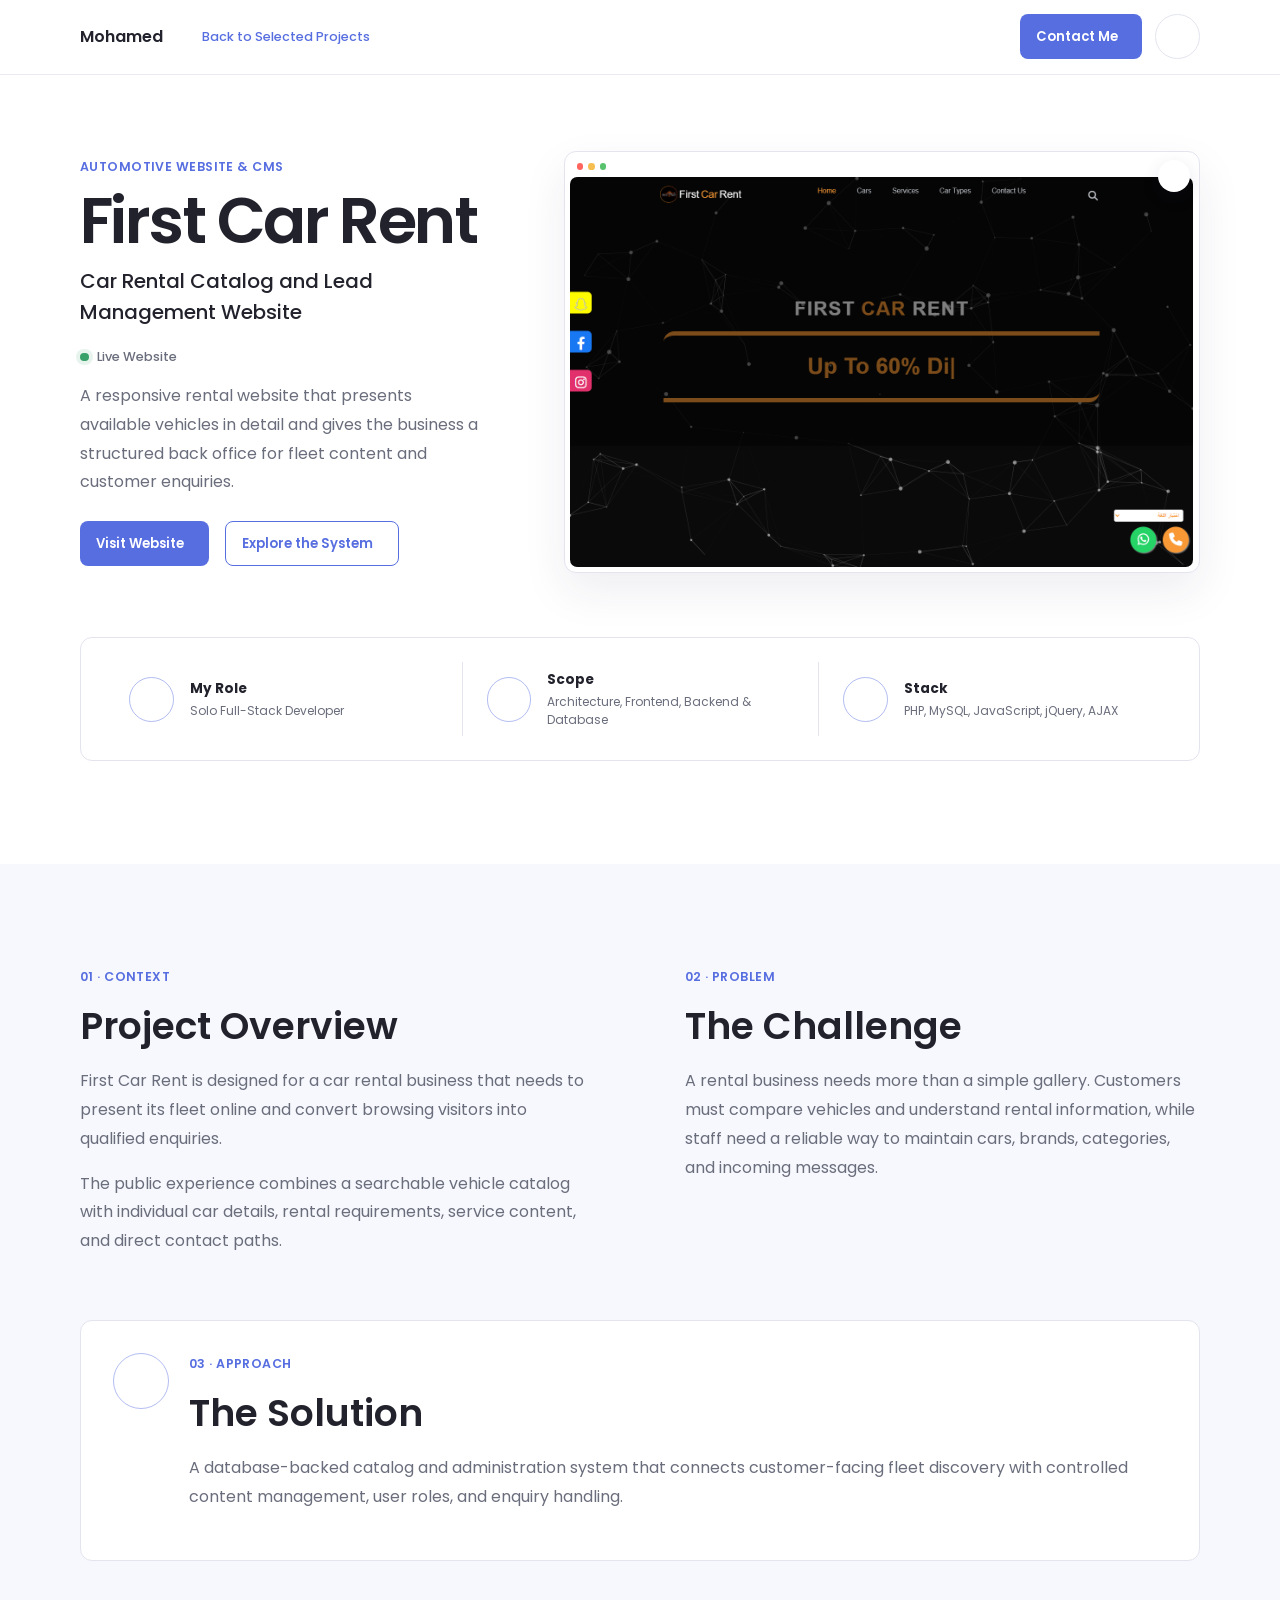
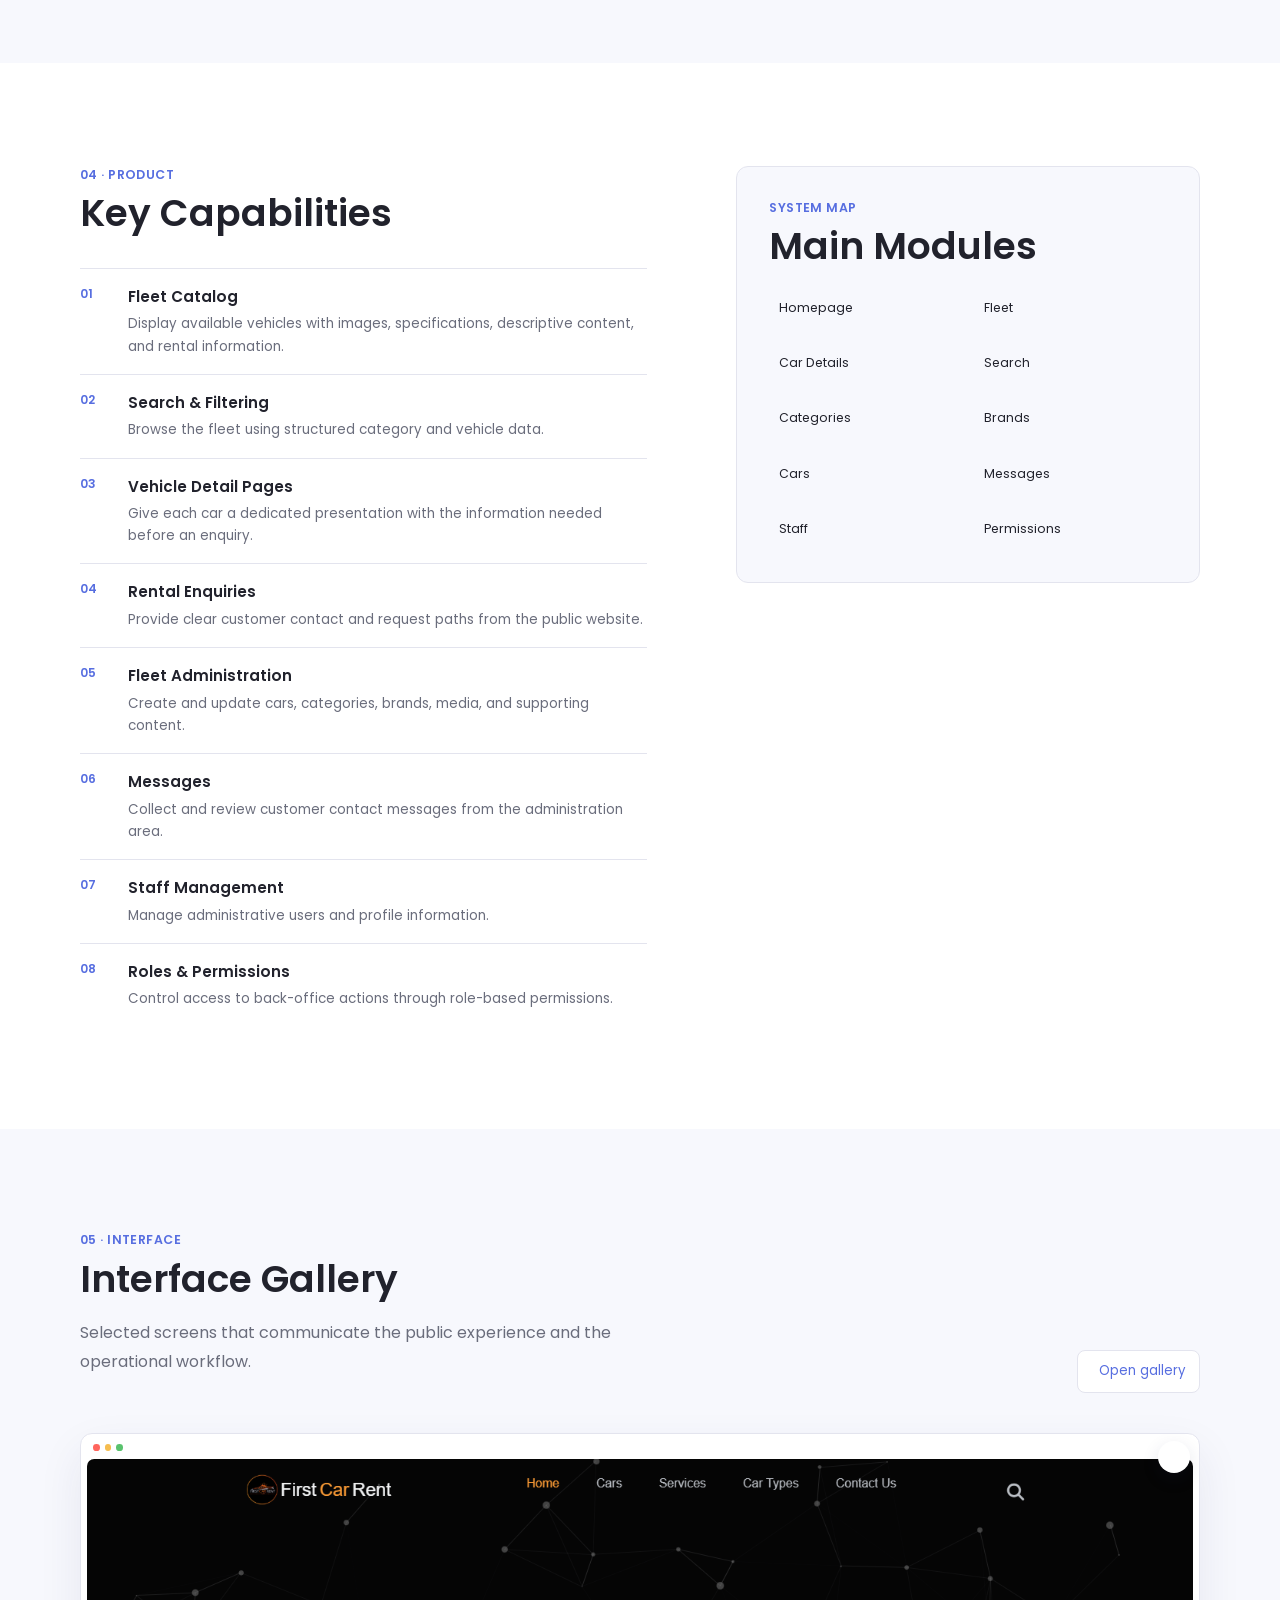
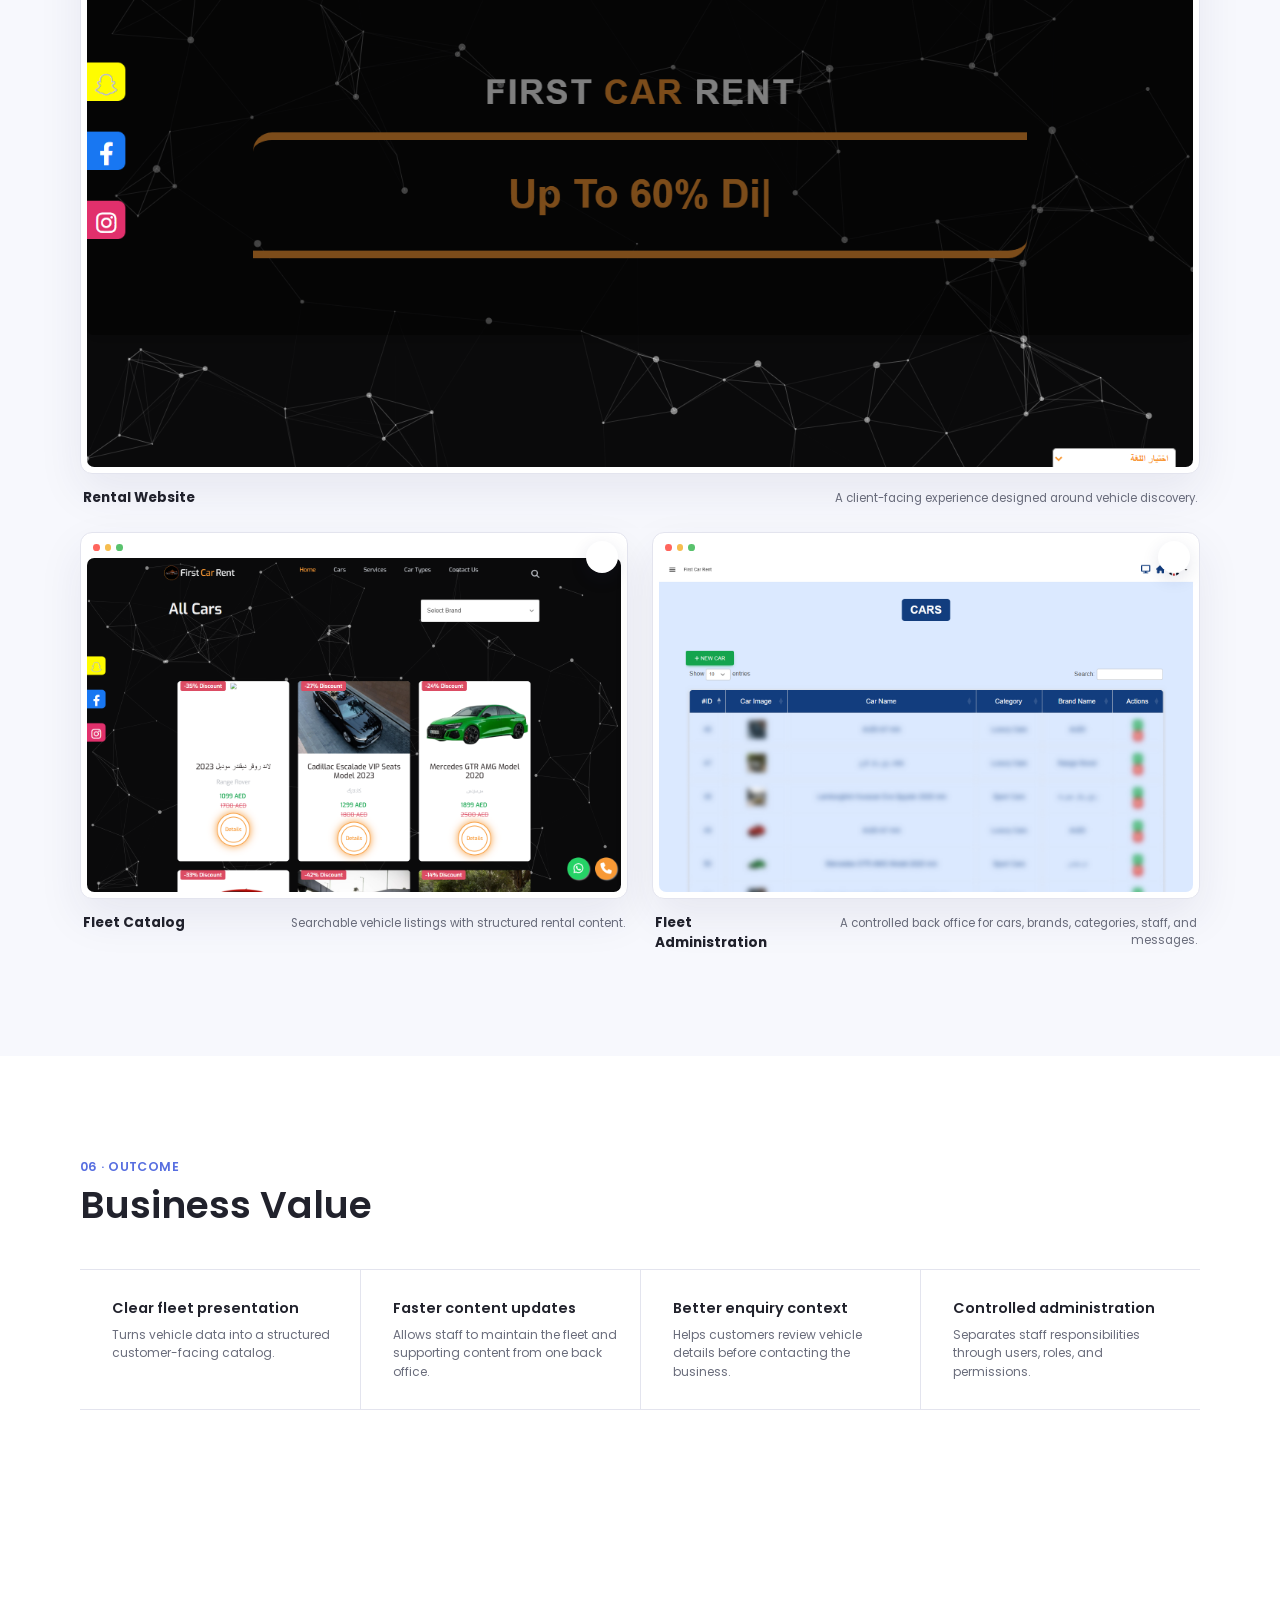
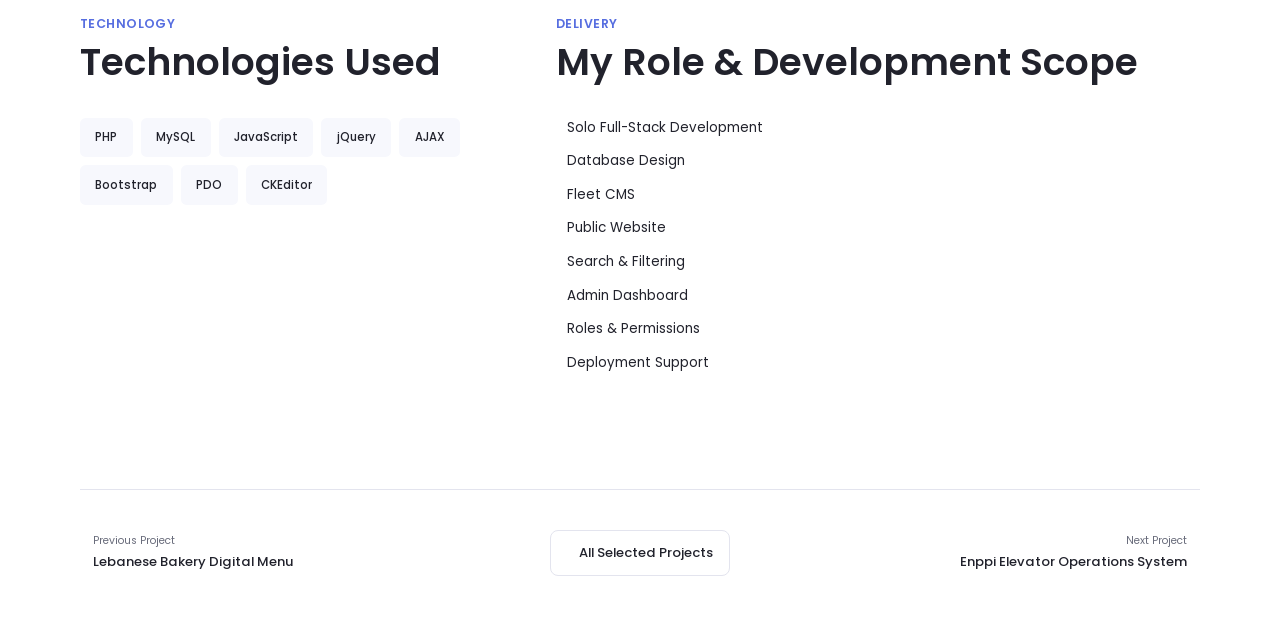
<file: case-studies/first-car-rent.html>
<!DOCTYPE html>
<html lang="en">
<head>
  <meta charset="UTF-8"><meta name="viewport" content="width=device-width, initial-scale=1.0">
  <title>First Car Rent Case Study | Mohamed Khaled</title>
  <meta name="description" content="A full-stack car rental catalog and administration system for fleet content, vehicle search, enquiries, staff, roles, and permissions.">
  <meta property="og:title" content="First Car Rent — Case Study"><meta property="og:description" content="Explore a responsive vehicle catalog and fleet content management solution."><meta property="og:type" content="website">
  <link rel="stylesheet" href="https://unicons.iconscout.com/release/v4.0.0/css/line.css"><link rel="stylesheet" href="../css/style.css"><link rel="stylesheet" href="../css/projects.css">
</head>
<body class="case-study-page" data-project-id="firstcar">
  <header class="case-header"><div class="case-container case-header__inner"><a class="case-logo" href="../index.html">Mohamed</a><a class="case-back" href="../index.html#portfolio"><i class="uil uil-arrow-left"></i><span>Back to Selected Projects</span></a><div class="case-header__actions"><a class="project-link project-link--primary" href="../index.html#contact">Contact Me <i class="uil uil-message"></i></a><button class="case-theme" type="button" data-case-theme aria-label="Toggle color theme"><i class="uil uil-moon"></i></button></div></div></header>
  <main data-case-study></main><div class="lightbox" data-project-lightbox hidden role="dialog" aria-modal="true" aria-label="Project screenshot"><button class="lightbox__close" type="button" data-lightbox-close aria-label="Close screenshot"><i class="uil uil-times"></i></button><img alt=""></div>
  <script src="../js/projects-data.js"></script><script src="../js/projects.js"></script>
</body>
</html>
</file>
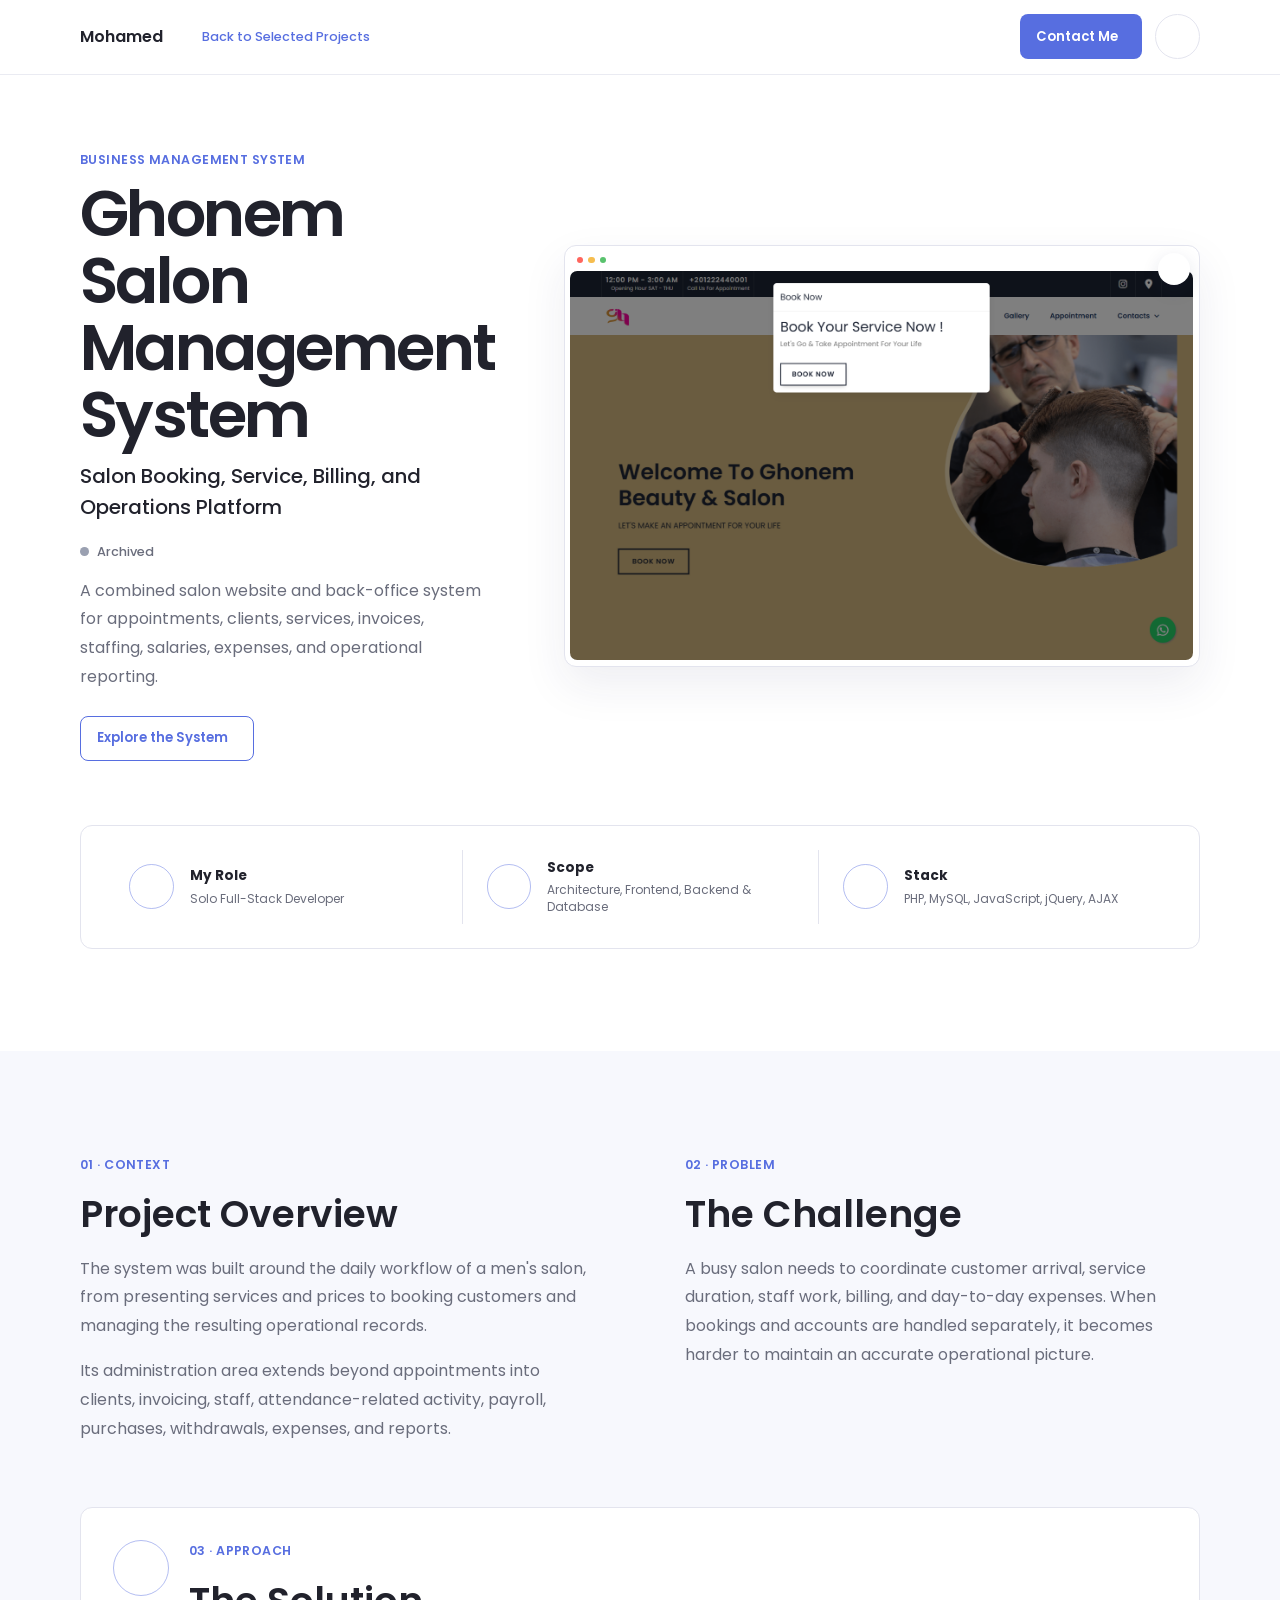
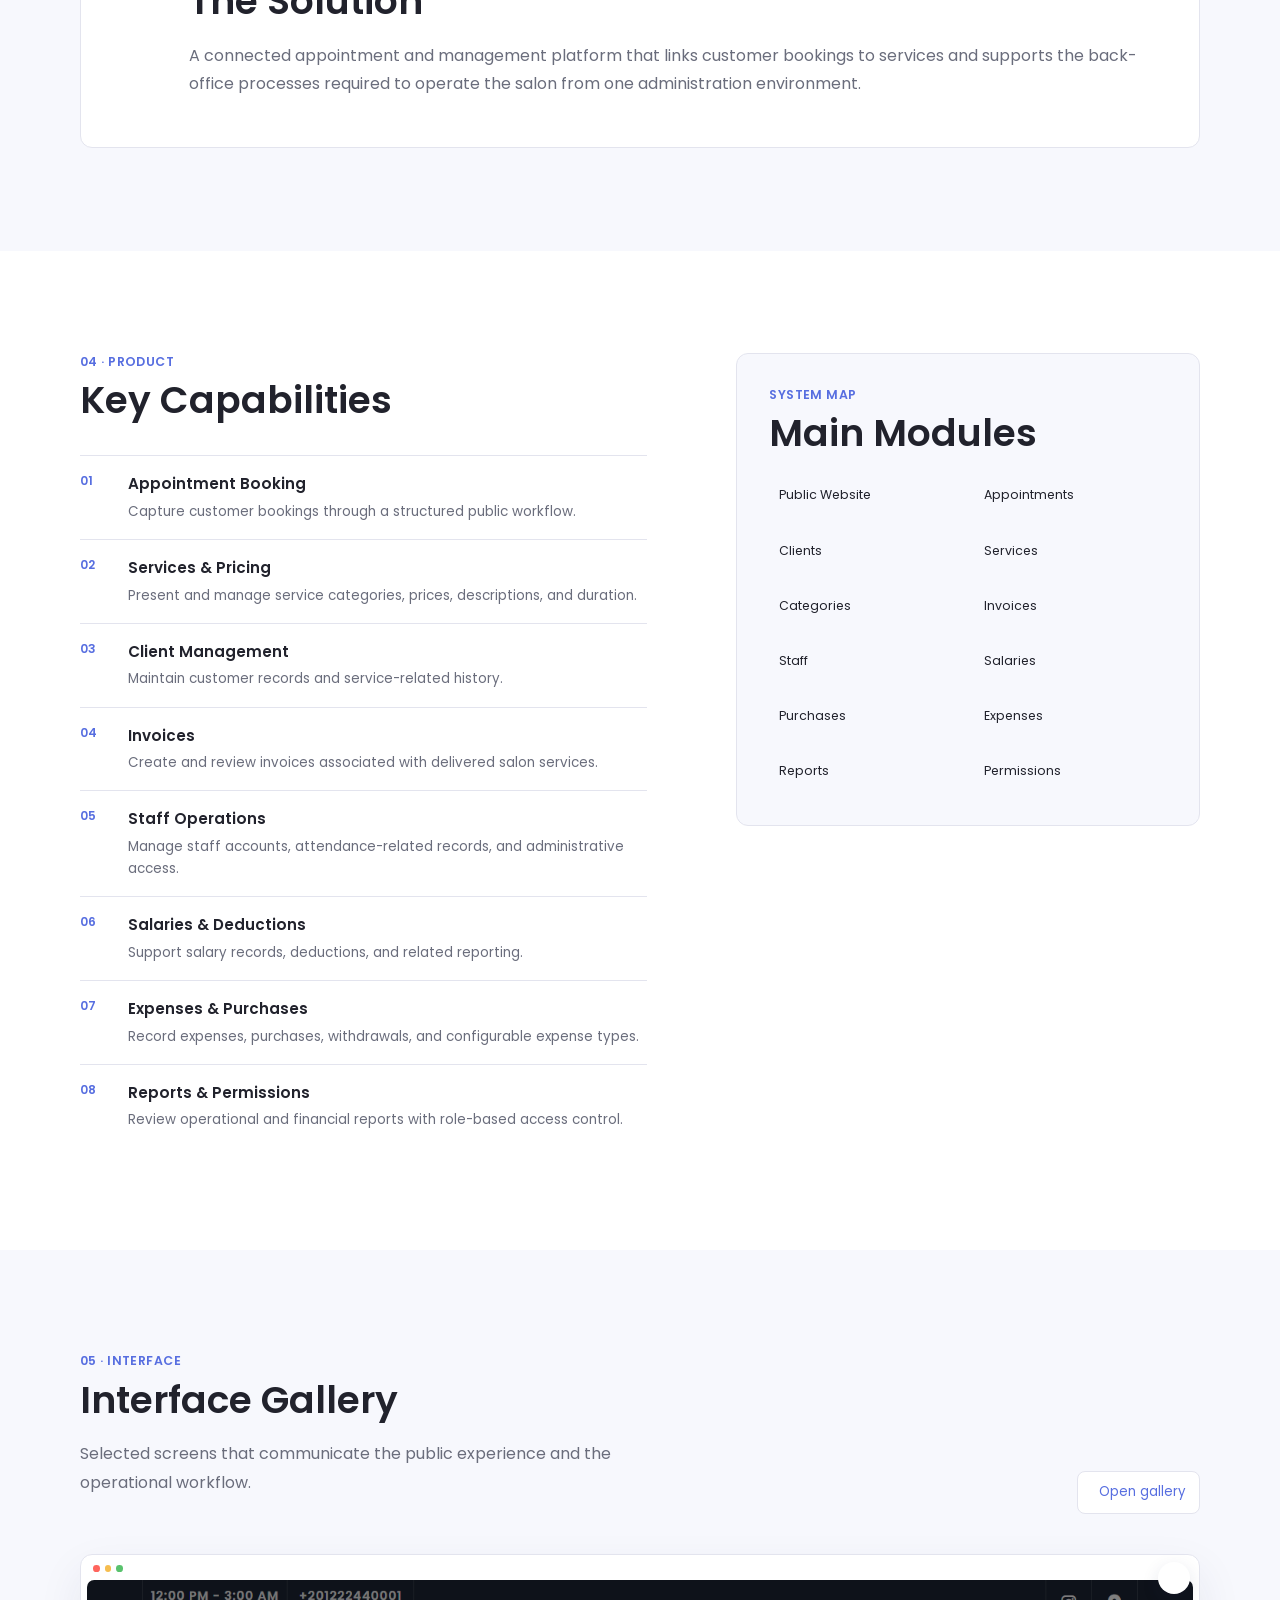
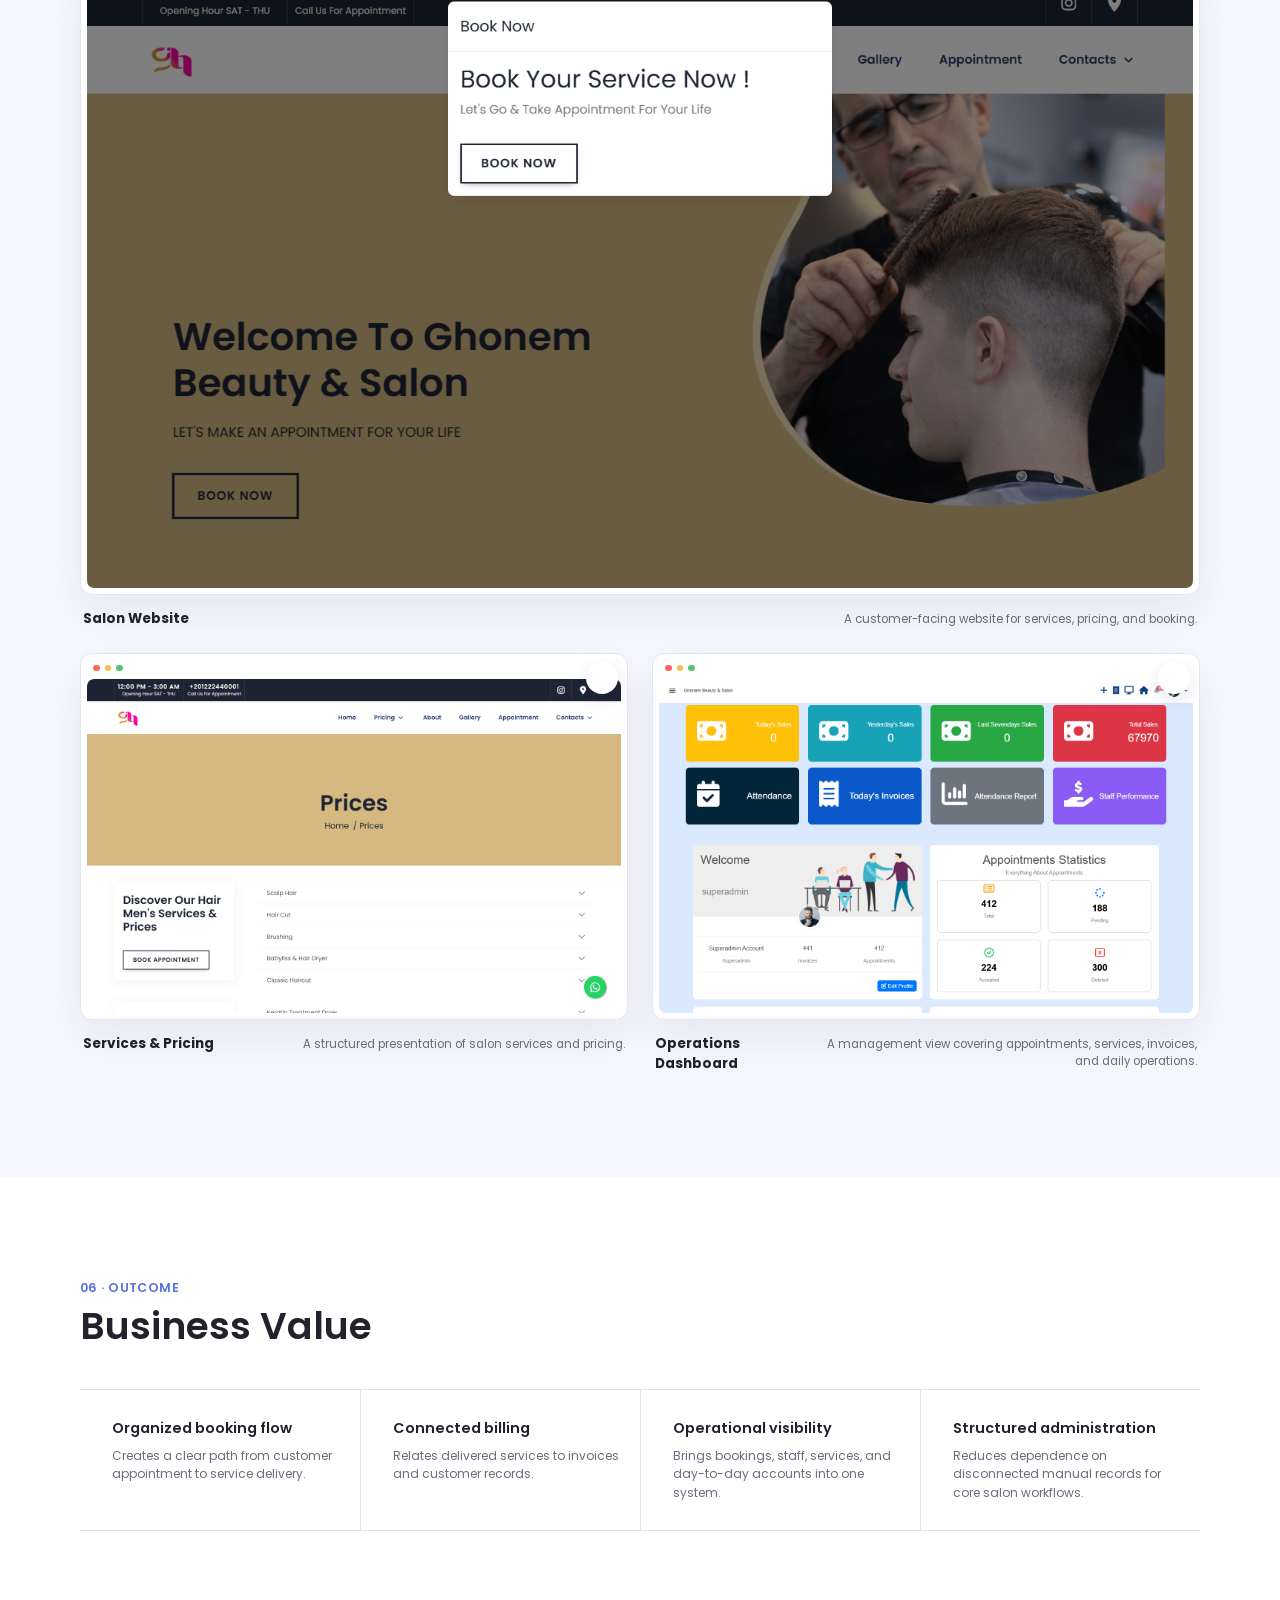
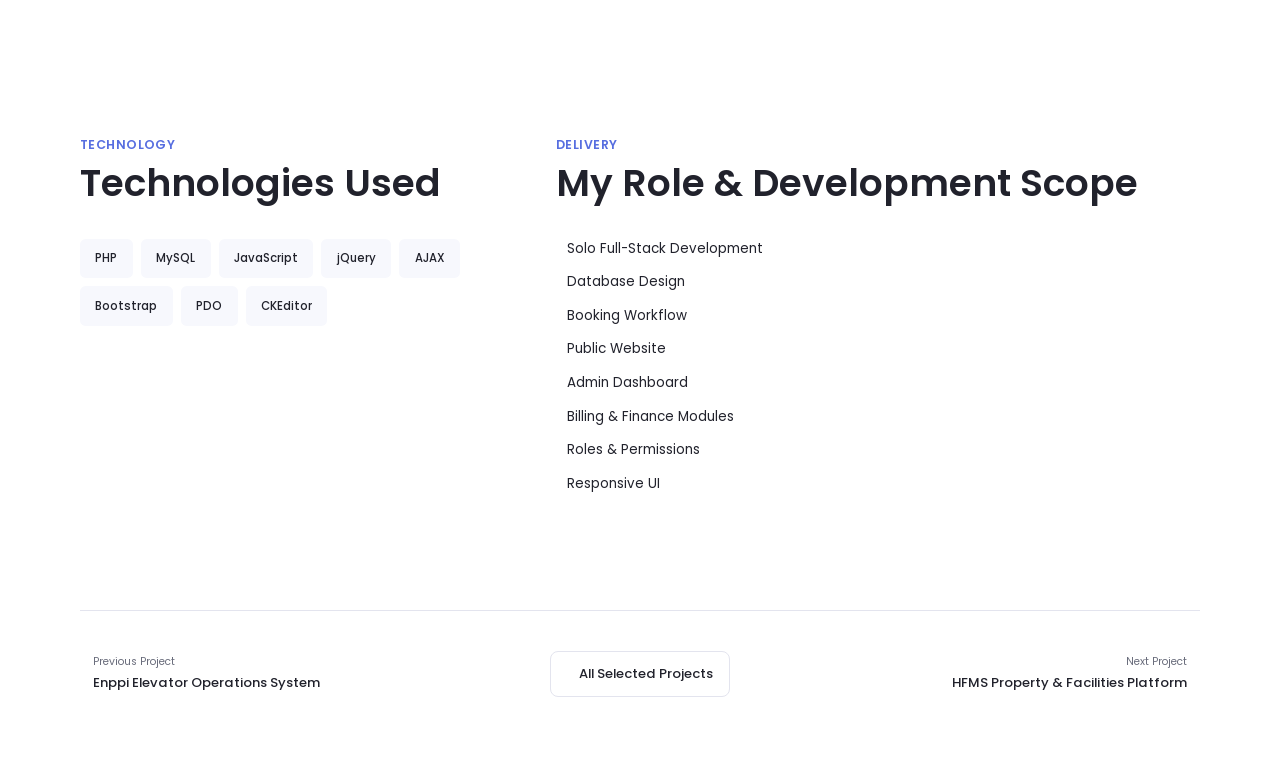
<file: case-studies/ghonem-salon.html>
<!DOCTYPE html>
<html lang="en">
<head>
  <meta charset="UTF-8"><meta name="viewport" content="width=device-width, initial-scale=1.0">
  <title>Ghonem Salon Management System Case Study | Mohamed Khaled</title>
  <meta name="description" content="A salon management system for bookings, clients, services, invoices, staff, salaries, expenses, reporting, and role-based administration.">
  <meta property="og:title" content="Ghonem Salon Management System — Case Study"><meta property="og:description" content="Explore a connected salon booking, billing, staff, and operations platform."><meta property="og:type" content="website">
  <link rel="stylesheet" href="https://unicons.iconscout.com/release/v4.0.0/css/line.css"><link rel="stylesheet" href="../css/style.css"><link rel="stylesheet" href="../css/projects.css">
</head>
<body class="case-study-page" data-project-id="ghonem">
  <header class="case-header"><div class="case-container case-header__inner"><a class="case-logo" href="../index.html">Mohamed</a><a class="case-back" href="../index.html#portfolio"><i class="uil uil-arrow-left"></i><span>Back to Selected Projects</span></a><div class="case-header__actions"><a class="project-link project-link--primary" href="../index.html#contact">Contact Me <i class="uil uil-message"></i></a><button class="case-theme" type="button" data-case-theme aria-label="Toggle color theme"><i class="uil uil-moon"></i></button></div></div></header>
  <main data-case-study></main><div class="lightbox" data-project-lightbox hidden role="dialog" aria-modal="true" aria-label="Project screenshot"><button class="lightbox__close" type="button" data-lightbox-close aria-label="Close screenshot"><i class="uil uil-times"></i></button><img alt=""></div>
  <script src="../js/projects-data.js"></script><script src="../js/projects.js"></script>
</body>
</html>
</file>
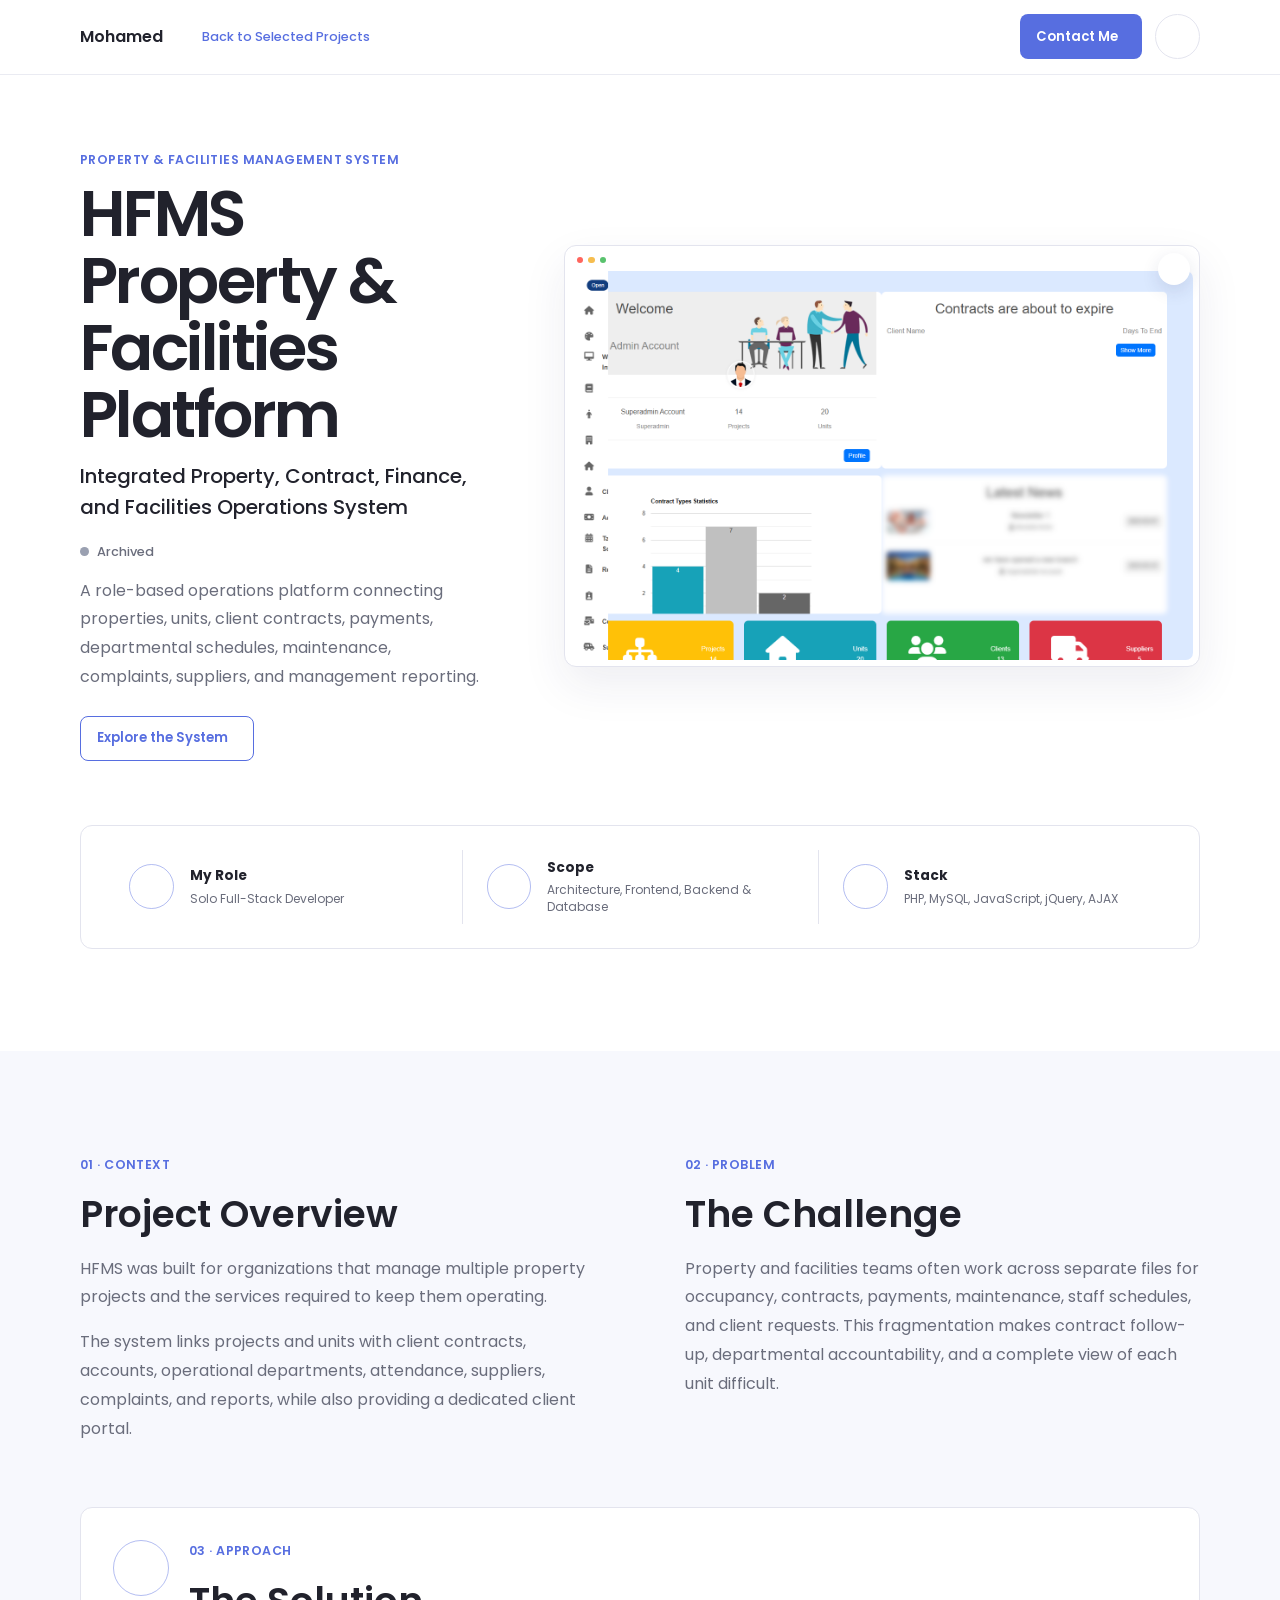
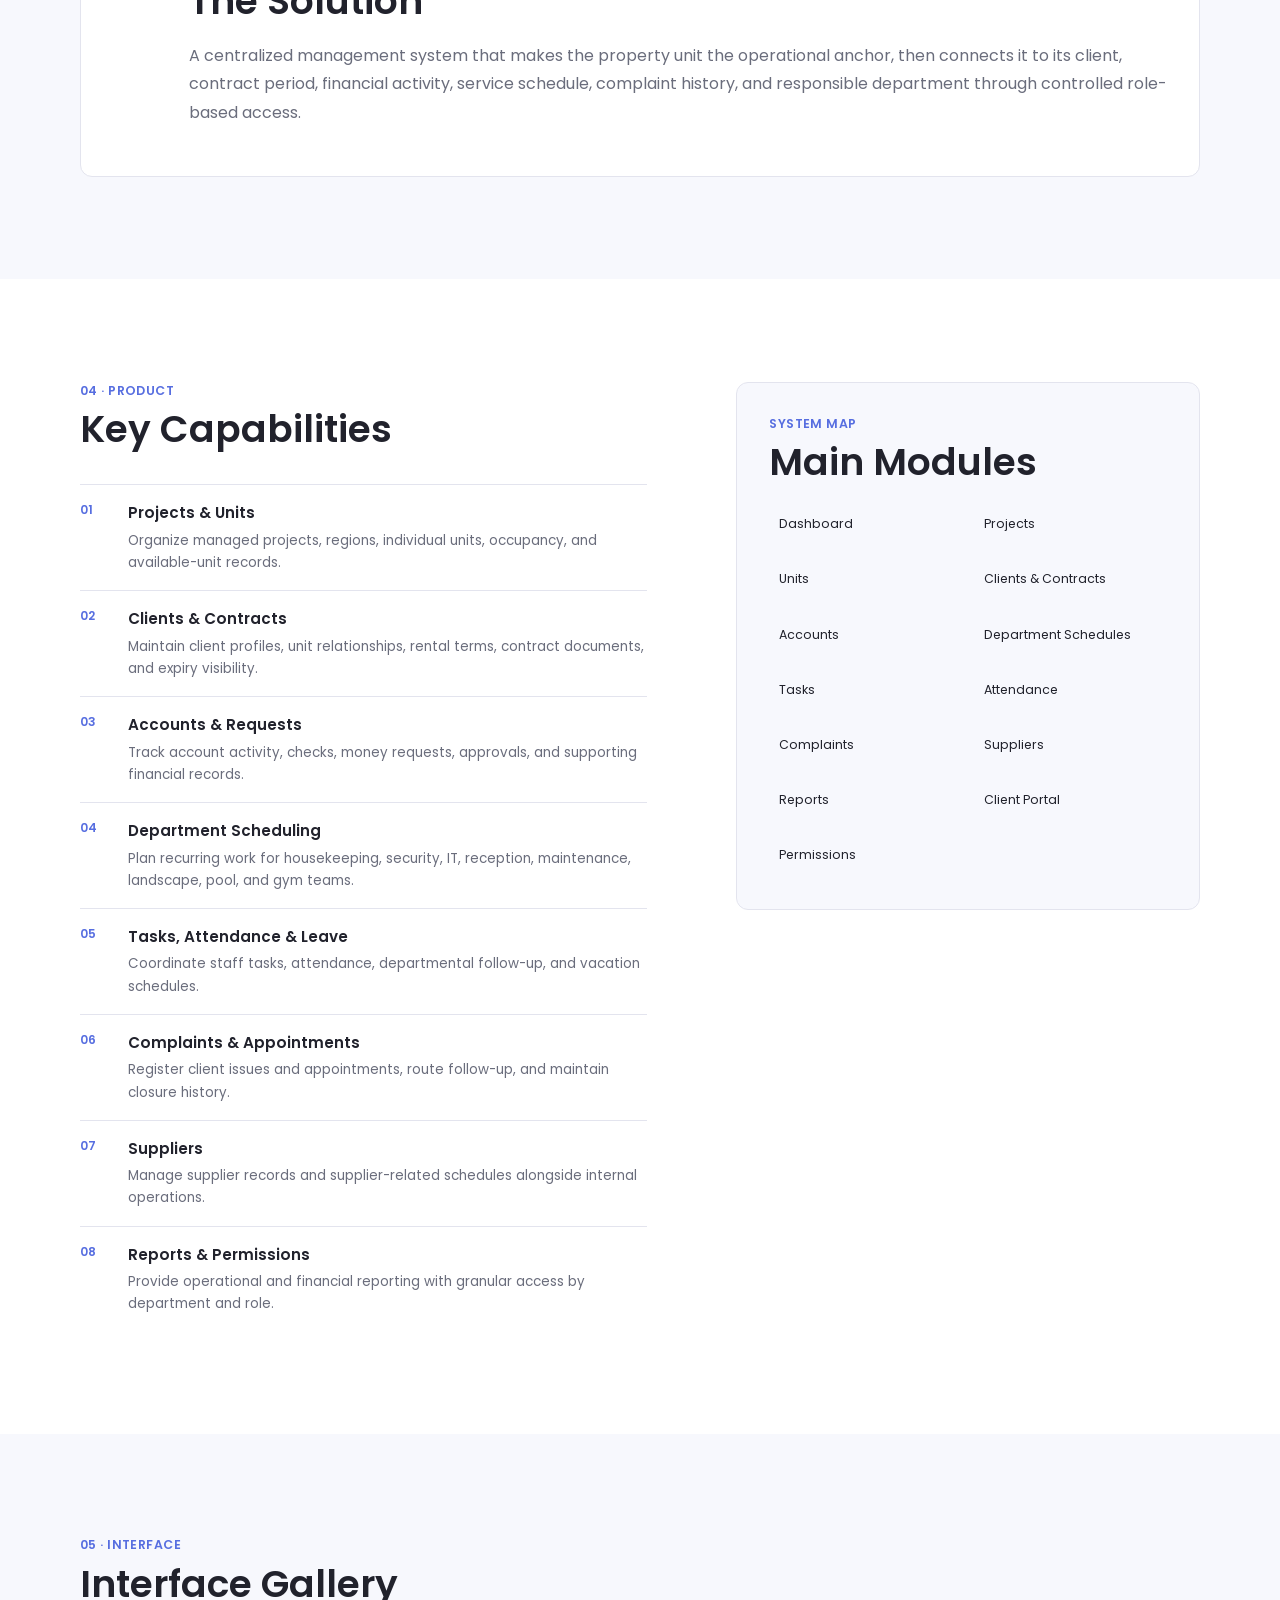
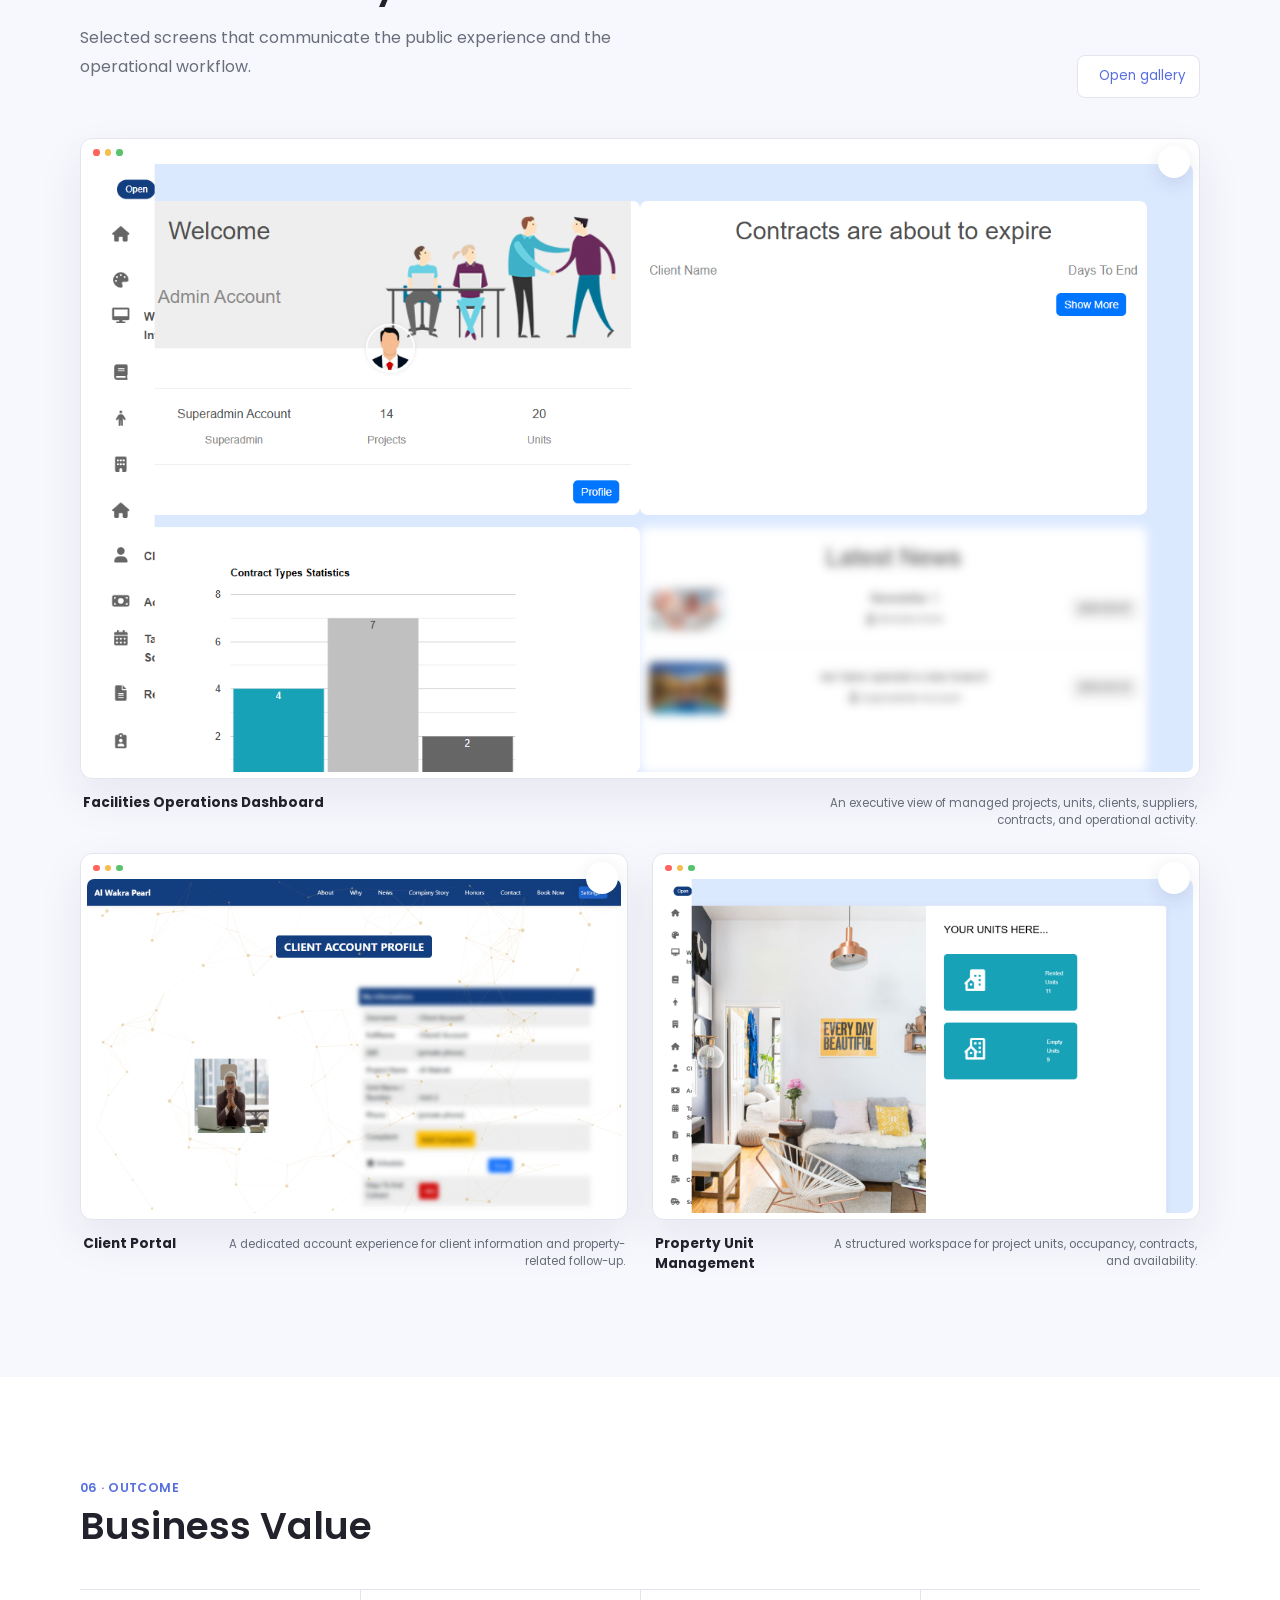
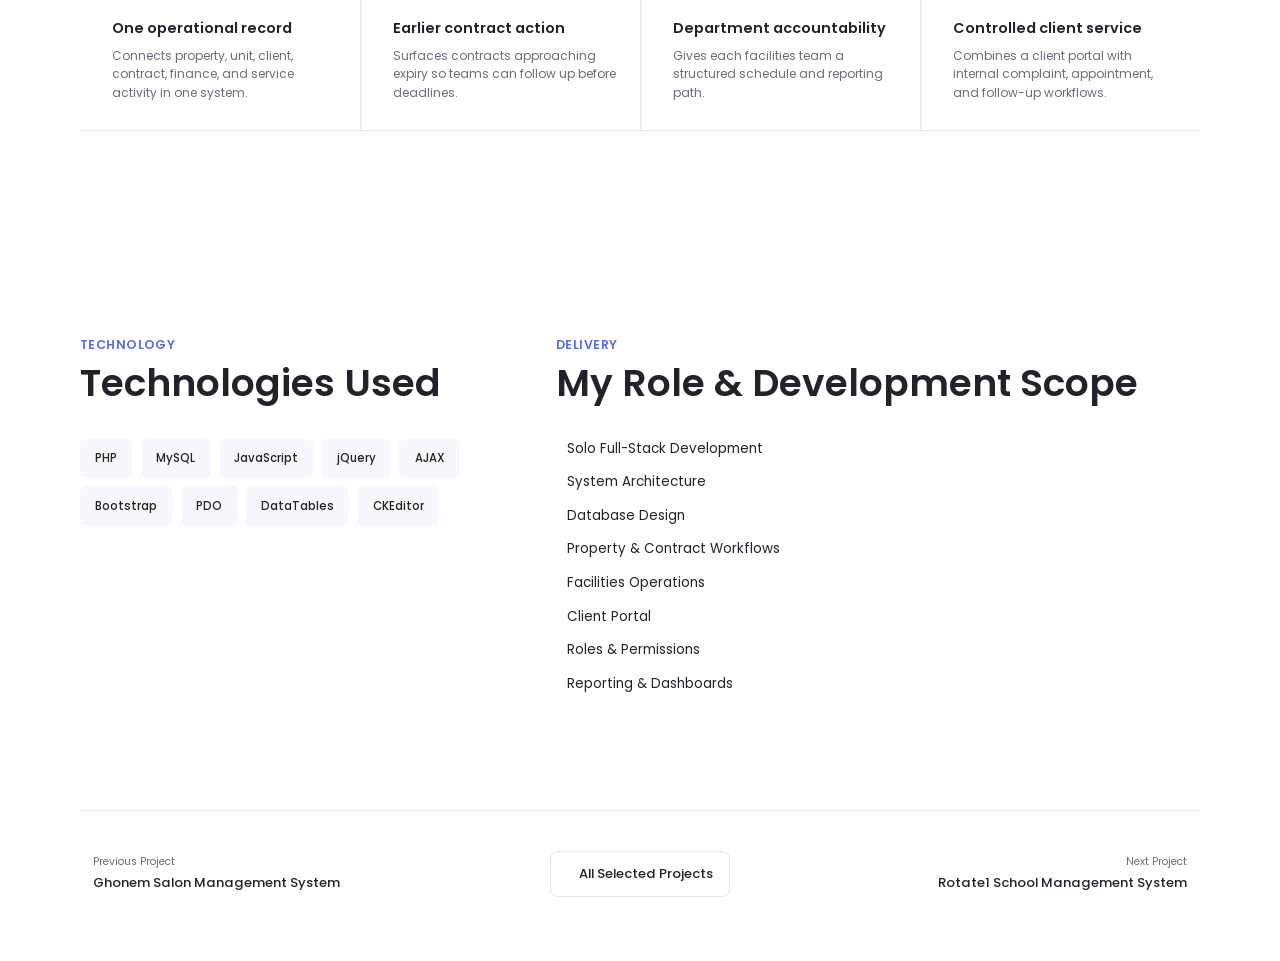
<file: case-studies/hfms-property-management.html>
<!doctype html>
<html lang="en">
  <head>
    <meta charset="UTF-8" />
    <meta name="viewport" content="width=device-width, initial-scale=1.0" />
    <title>HFMS Property & Facilities Platform Case Study | Mohamed Khaled</title>
    <meta name="description" content="A full-stack property and facilities management platform for units, contracts, clients, finance, departmental operations, suppliers, and reporting." />
    <meta property="og:title" content="HFMS Property & Facilities Platform — Case Study" />
    <meta property="og:description" content="Explore an integrated property and facilities operations system." />
    <meta property="og:type" content="website" />
    <link rel="stylesheet" href="https://unicons.iconscout.com/release/v4.0.0/css/line.css" />
    <link rel="stylesheet" href="../css/style.css" />
    <link rel="stylesheet" href="../css/projects.css" />
  </head>
  <body class="case-study-page" data-project-id="hfms">
    <header class="case-header">
      <div class="case-container case-header__inner">
        <a class="case-logo" href="../index.html">Mohamed</a
        ><a class="case-back" href="../index.html#portfolio"
          ><i class="uil uil-arrow-left"></i><span>Back to Selected Projects</span></a
        >
        <div class="case-header__actions">
          <a class="project-link project-link--primary" href="../index.html#contact"
            >Contact Me <i class="uil uil-message"></i></a
          ><button class="case-theme" type="button" data-case-theme aria-label="Toggle color theme">
            <i class="uil uil-moon"></i>
          </button>
        </div>
      </div>
    </header>
    <main data-case-study></main>
    <div class="lightbox" data-project-lightbox hidden role="dialog" aria-modal="true" aria-label="Project screenshot">
      <button class="lightbox__close" type="button" data-lightbox-close aria-label="Close screenshot">
        <i class="uil uil-times"></i></button
      ><img alt="" />
    </div>
    <script src="../js/projects-data.js"></script>
    <script src="../js/projects.js"></script>
  </body>
</html>
</file>
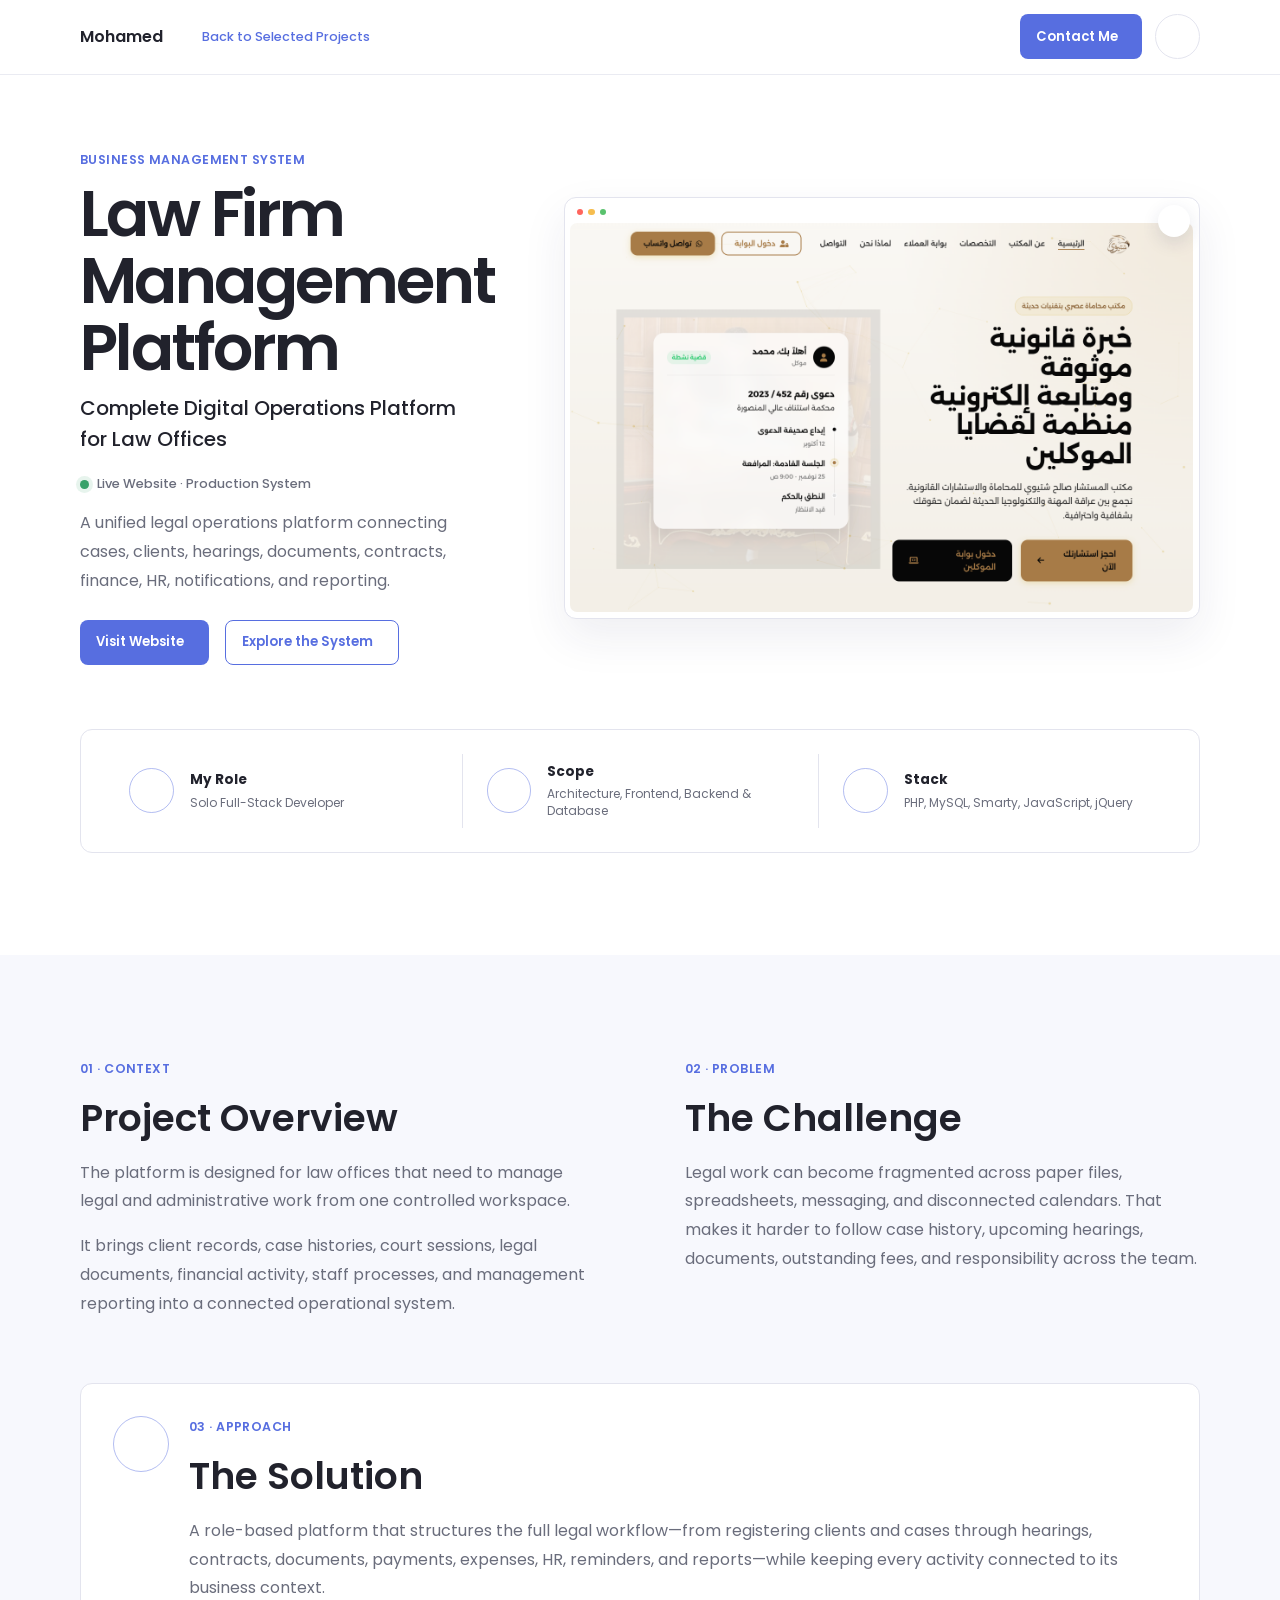
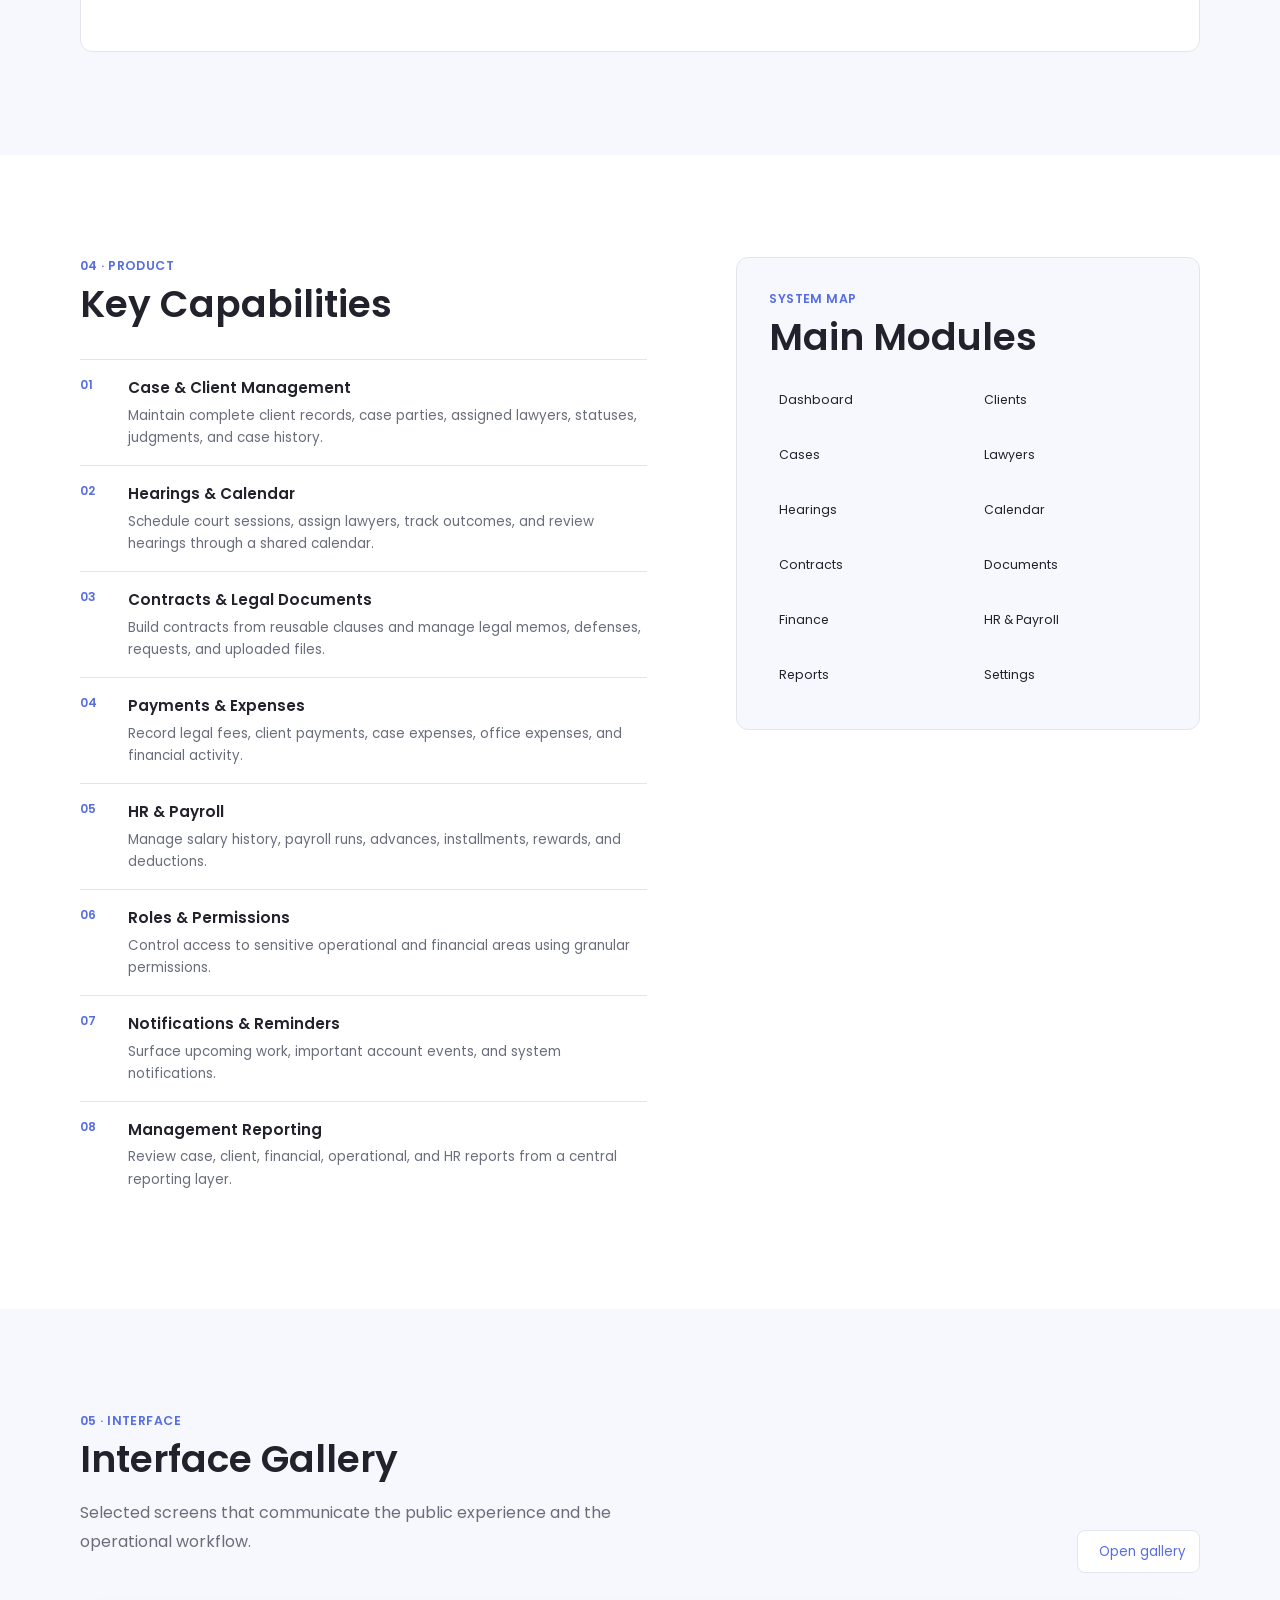
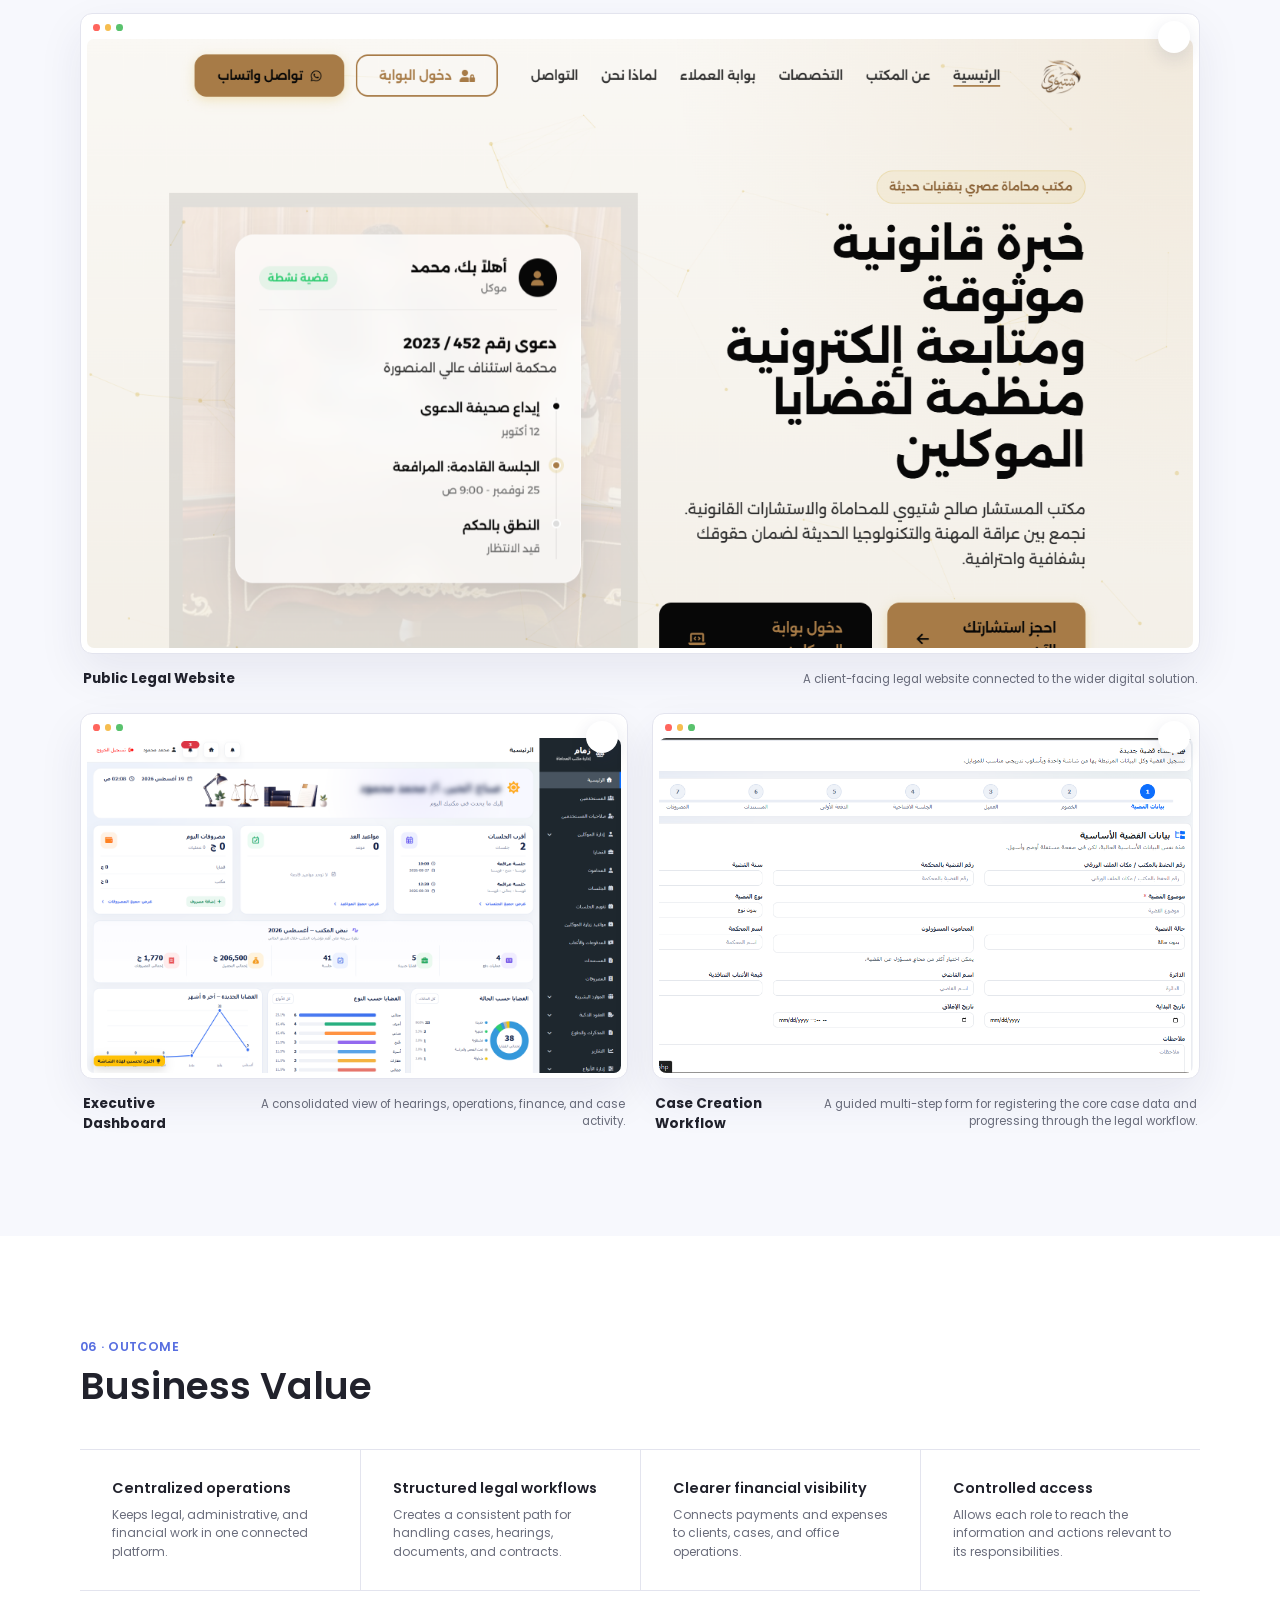
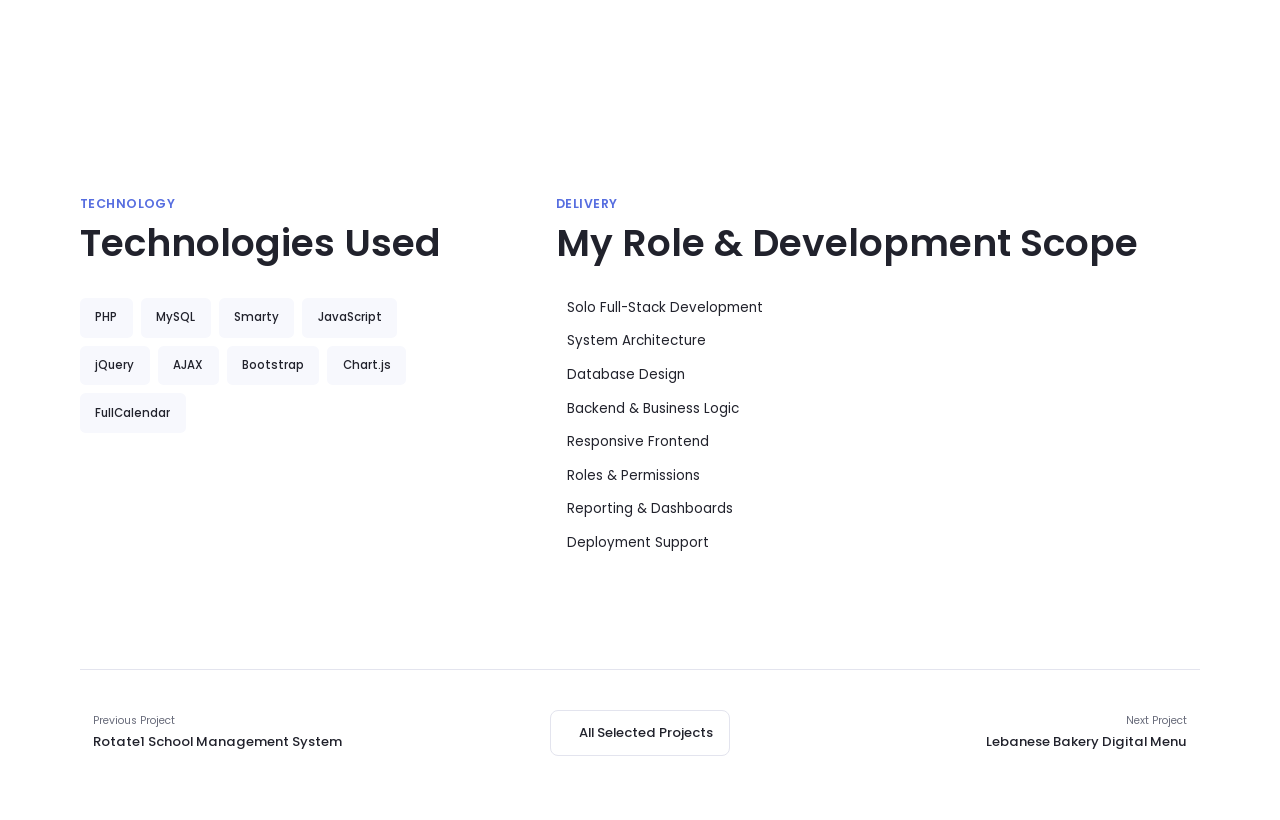
<file: case-studies/law-firm-management.html>
<!doctype html>
<html lang="en">
  <head>
    <meta charset="UTF-8" />
    <meta name="viewport" content="width=device-width, initial-scale=1.0" />
    <title>Law Firm Management Platform Case Study | Mohamed Khaled</title>
    <meta
      name="description"
      content="A full-stack law firm operations platform for cases, clients, hearings, contracts, documents, finance, HR, permissions, notifications, and reporting."
    />
    <meta property="og:title" content="Law Firm Management Platform — Case Study" />
    <meta
      property="og:description"
      content="Explore a complete digital operations platform built for law offices."
    />
    <meta property="og:type" content="website" />
    <link rel="stylesheet" href="https://unicons.iconscout.com/release/v4.0.0/css/line.css" />
    <link rel="stylesheet" href="../css/style.css" />
    <link rel="stylesheet" href="../css/projects.css" />
  </head>
  <body class="case-study-page" data-project-id="lawyersystem">
    <header class="case-header">
      <div class="case-container case-header__inner">
        <a class="case-logo" href="../index.html">Mohamed</a
        ><a class="case-back" href="../index.html#portfolio"
          ><i class="uil uil-arrow-left"></i><span>Back to Selected Projects</span></a
        >
        <div class="case-header__actions">
          <a class="project-link project-link--primary" href="../index.html#contact"
            >Contact Me <i class="uil uil-message"></i></a
          ><button class="case-theme" type="button" data-case-theme aria-label="Toggle color theme">
            <i class="uil uil-moon"></i>
          </button>
        </div>
      </div>
    </header>
    <main data-case-study></main>
    <div
      class="lightbox"
      data-project-lightbox
      hidden
      role="dialog"
      aria-modal="true"
      aria-label="Project screenshot"
    >
      <button
        class="lightbox__close"
        type="button"
        data-lightbox-close
        aria-label="Close screenshot"
      >
        <i class="uil uil-times"></i></button
      ><img alt="" />
    </div>
    <script src="../js/projects-data.js"></script>
    <script src="../js/projects.js"></script>
  </body>
</html>
</file>
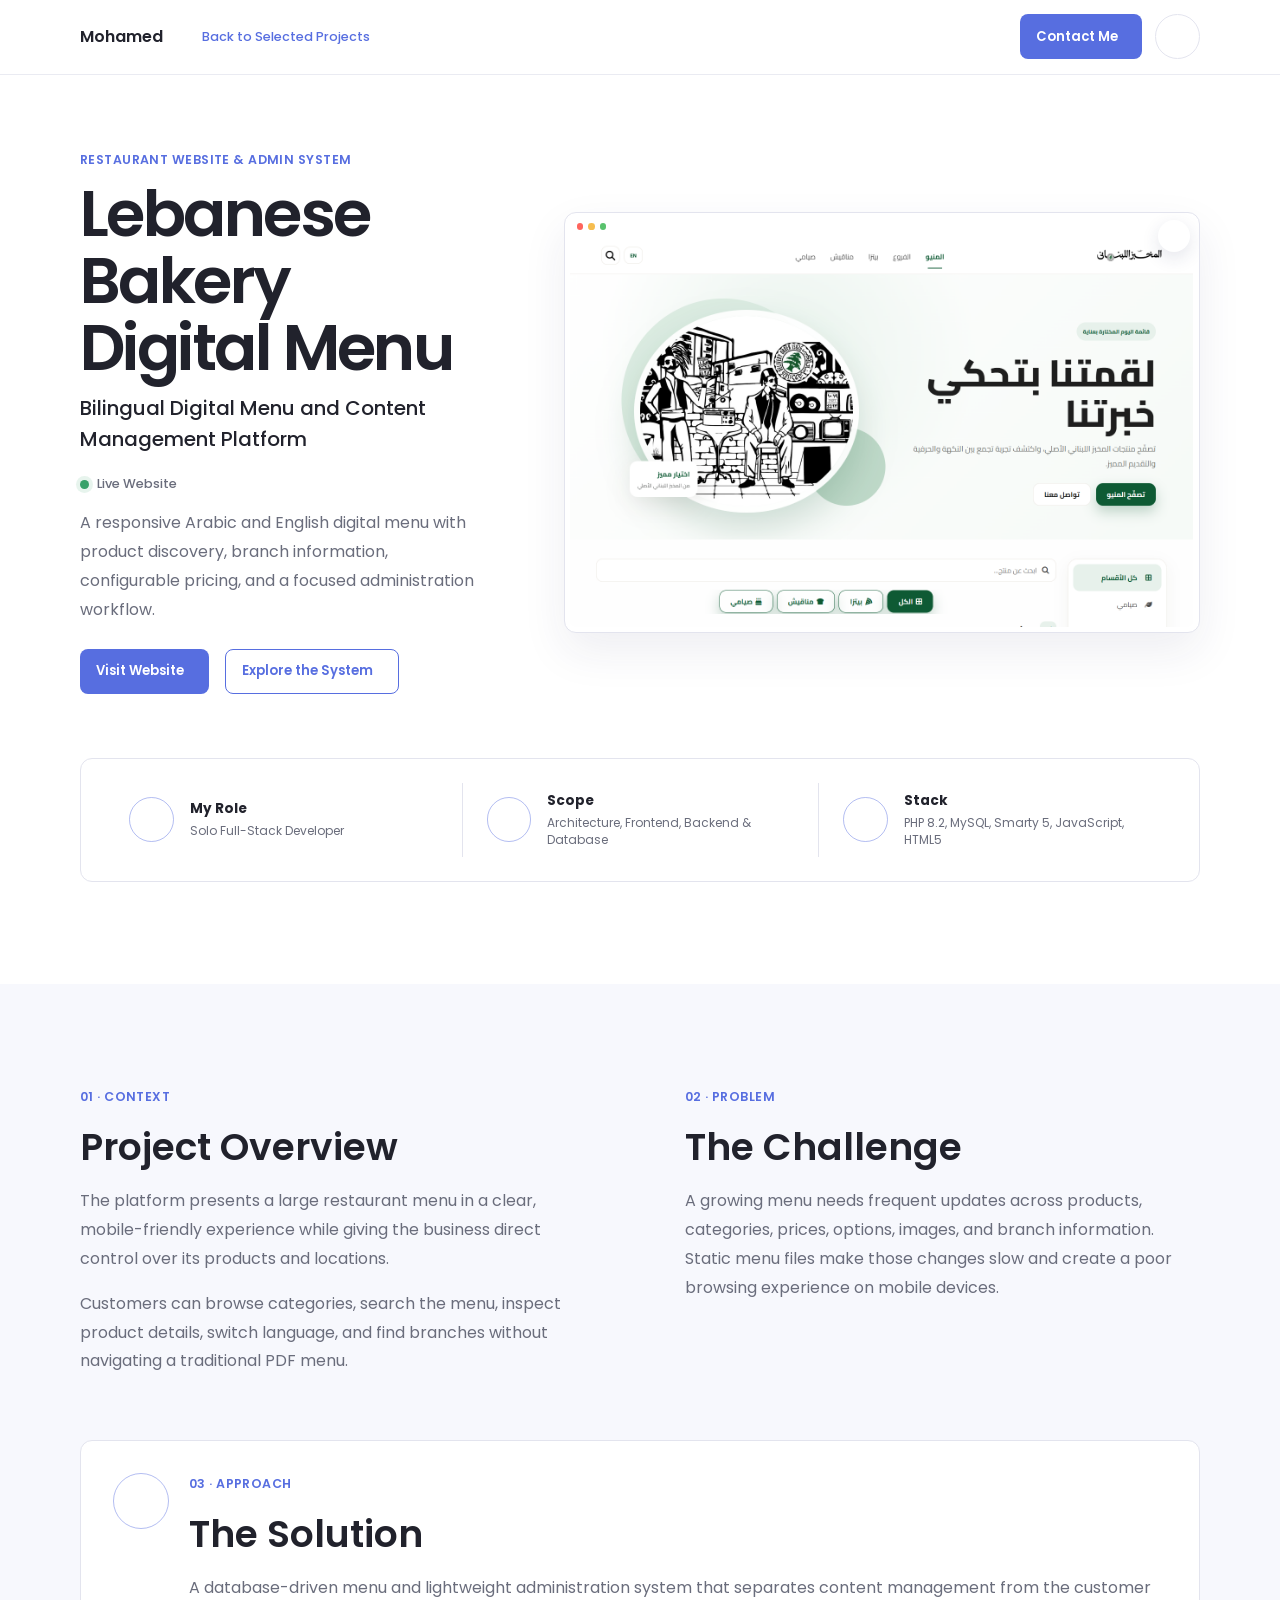
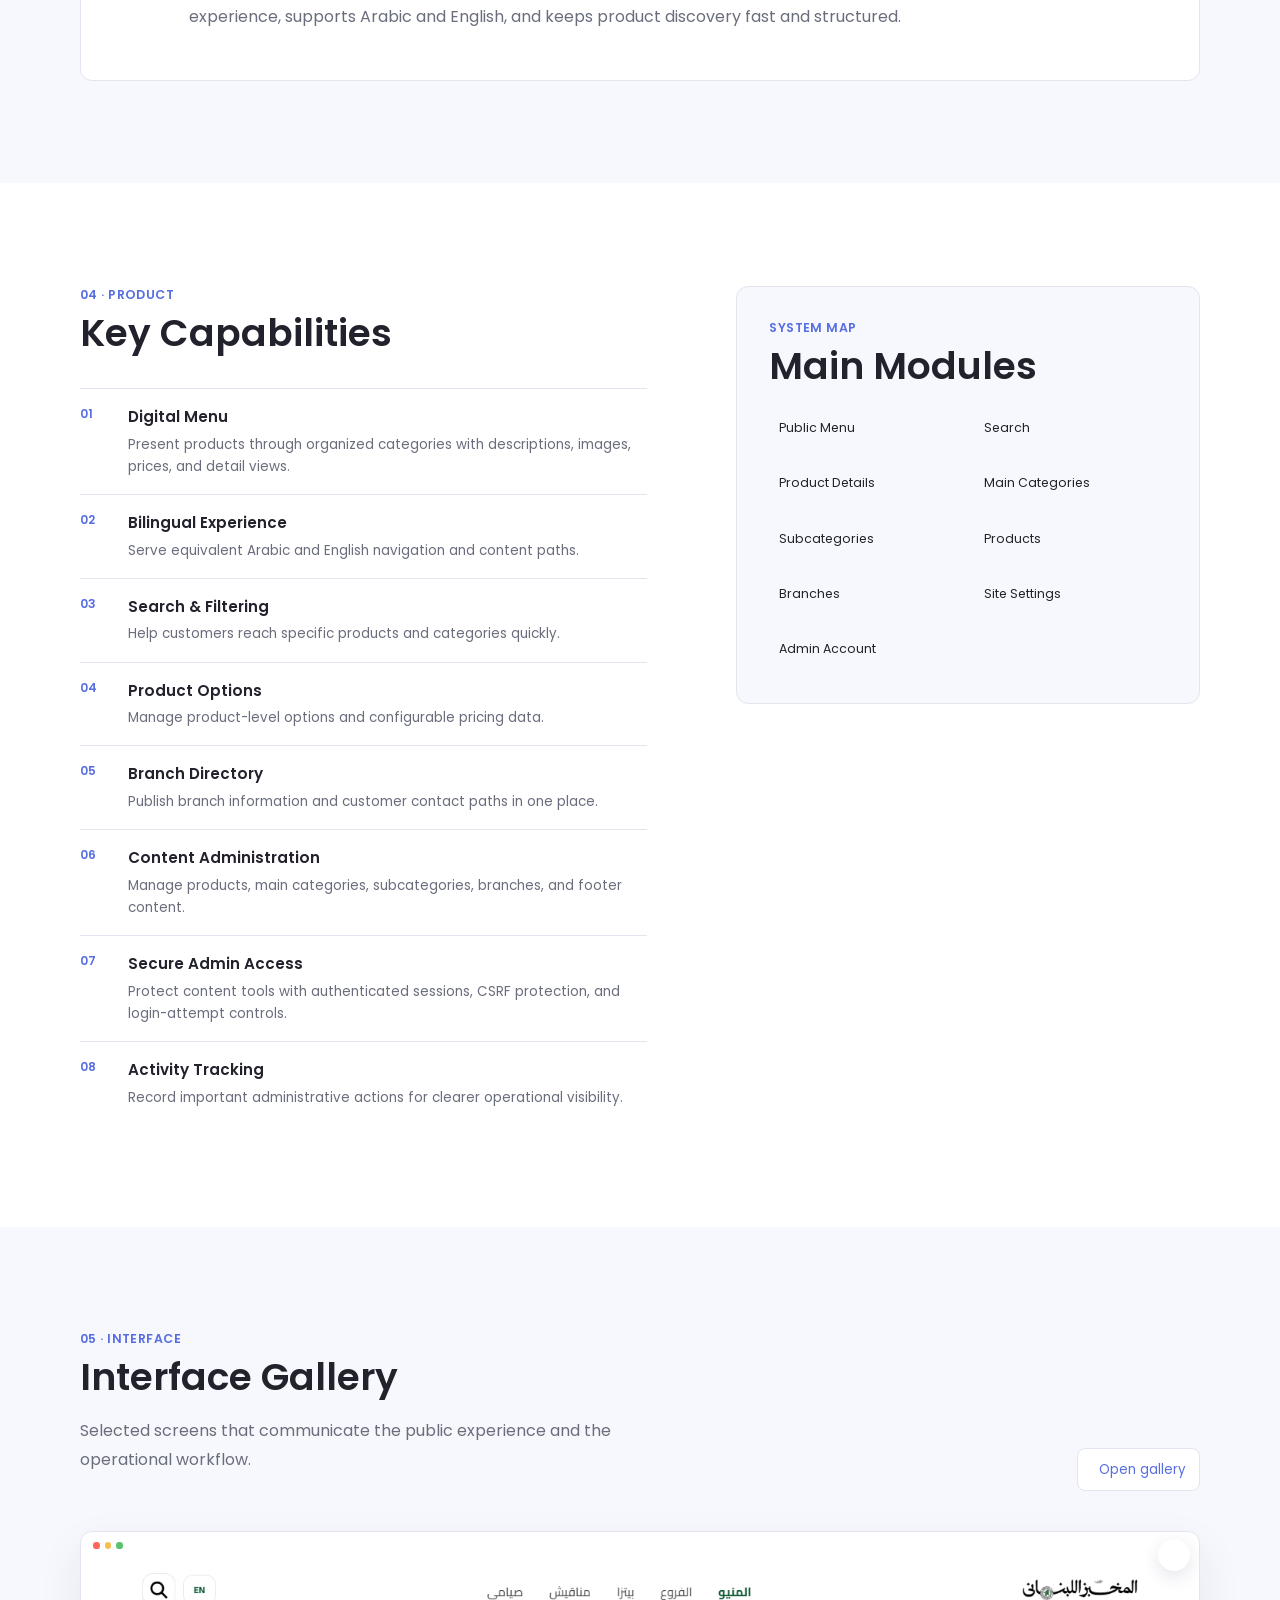
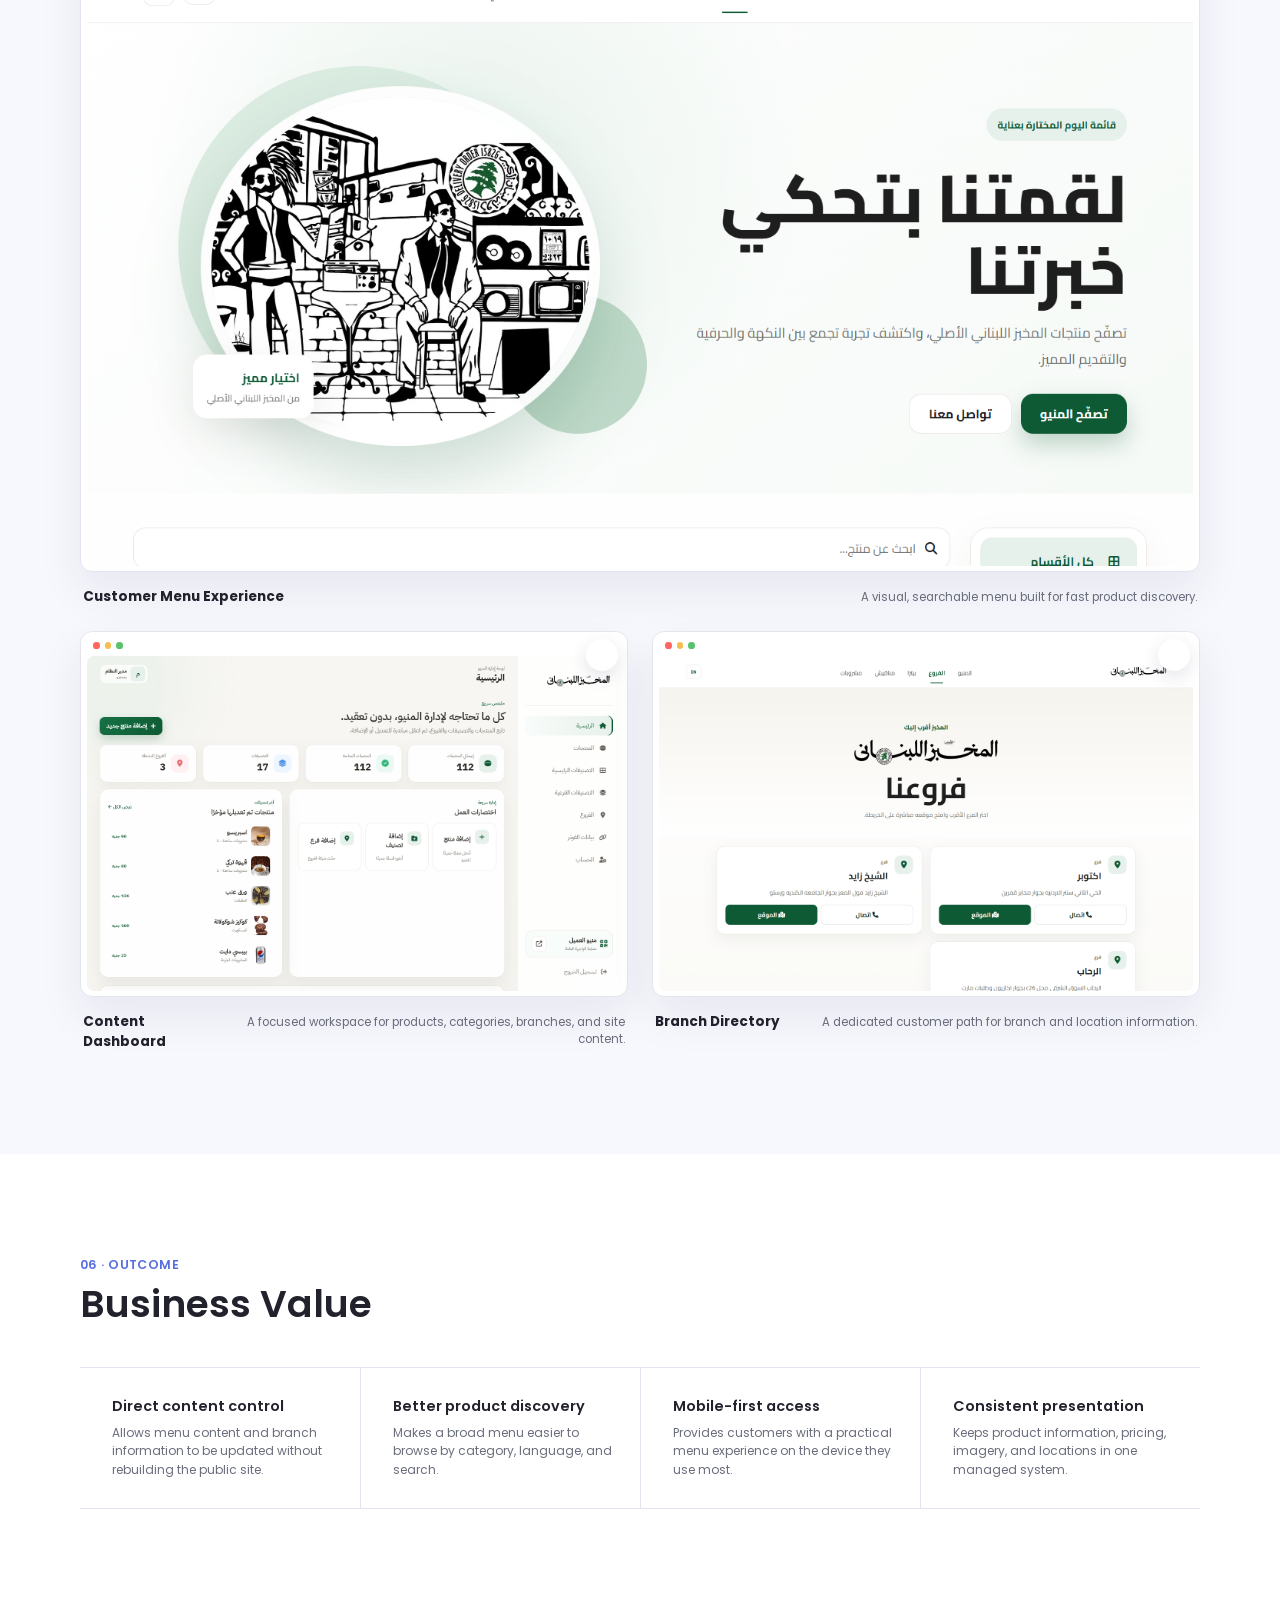
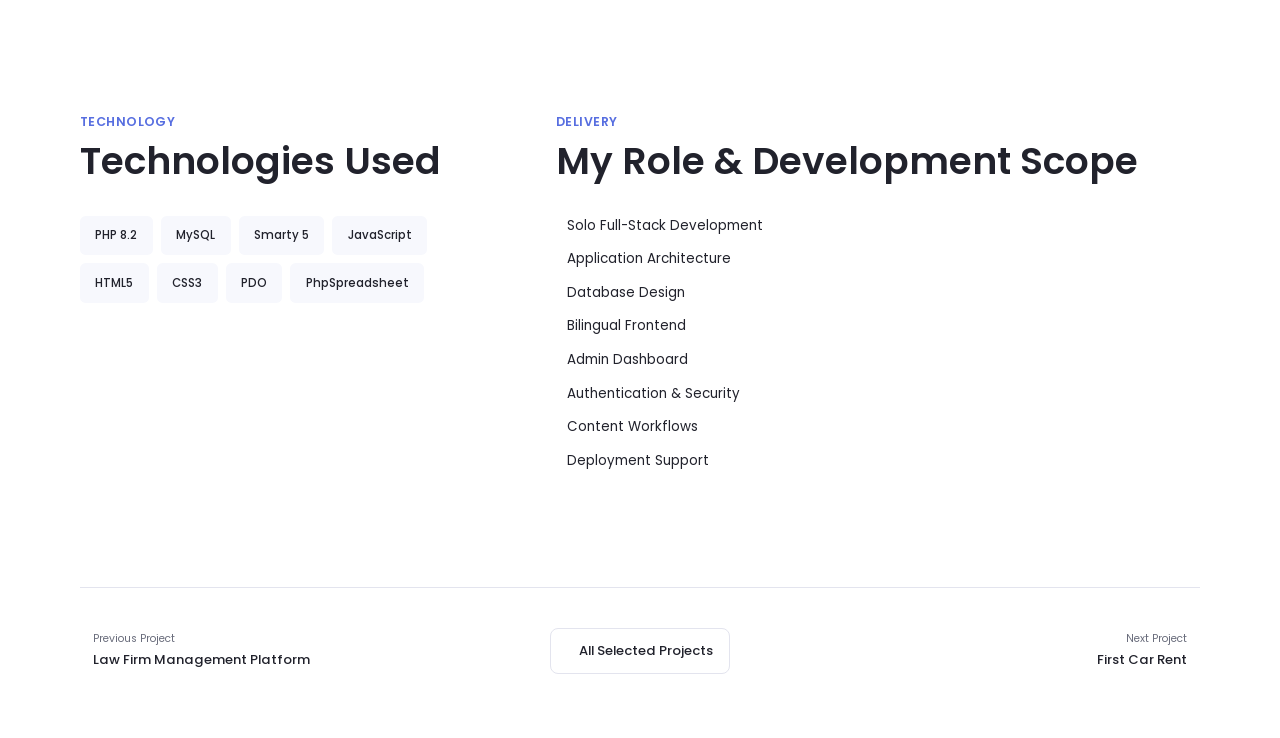
<file: case-studies/lebanese-bakery.html>
<!DOCTYPE html>
<html lang="en">
<head>
  <meta charset="UTF-8"><meta name="viewport" content="width=device-width, initial-scale=1.0">
  <title>Lebanese Bakery Digital Menu Case Study | Mohamed Khaled</title>
  <meta name="description" content="A bilingual digital menu and administration platform for products, categories, pricing options, branches, and restaurant content.">
  <meta property="og:title" content="Lebanese Bakery Digital Menu — Case Study"><meta property="og:description" content="Explore a responsive bilingual restaurant menu and content management platform."><meta property="og:type" content="website">
  <link rel="stylesheet" href="https://unicons.iconscout.com/release/v4.0.0/css/line.css"><link rel="stylesheet" href="../css/style.css"><link rel="stylesheet" href="../css/projects.css">
</head>
<body class="case-study-page" data-project-id="makhbaz">
  <header class="case-header"><div class="case-container case-header__inner"><a class="case-logo" href="../index.html">Mohamed</a><a class="case-back" href="../index.html#portfolio"><i class="uil uil-arrow-left"></i><span>Back to Selected Projects</span></a><div class="case-header__actions"><a class="project-link project-link--primary" href="../index.html#contact">Contact Me <i class="uil uil-message"></i></a><button class="case-theme" type="button" data-case-theme aria-label="Toggle color theme"><i class="uil uil-moon"></i></button></div></div></header>
  <main data-case-study></main><div class="lightbox" data-project-lightbox hidden role="dialog" aria-modal="true" aria-label="Project screenshot"><button class="lightbox__close" type="button" data-lightbox-close aria-label="Close screenshot"><i class="uil uil-times"></i></button><img alt=""></div>
  <script src="../js/projects-data.js"></script><script src="../js/projects.js"></script>
</body>
</html>
</file>
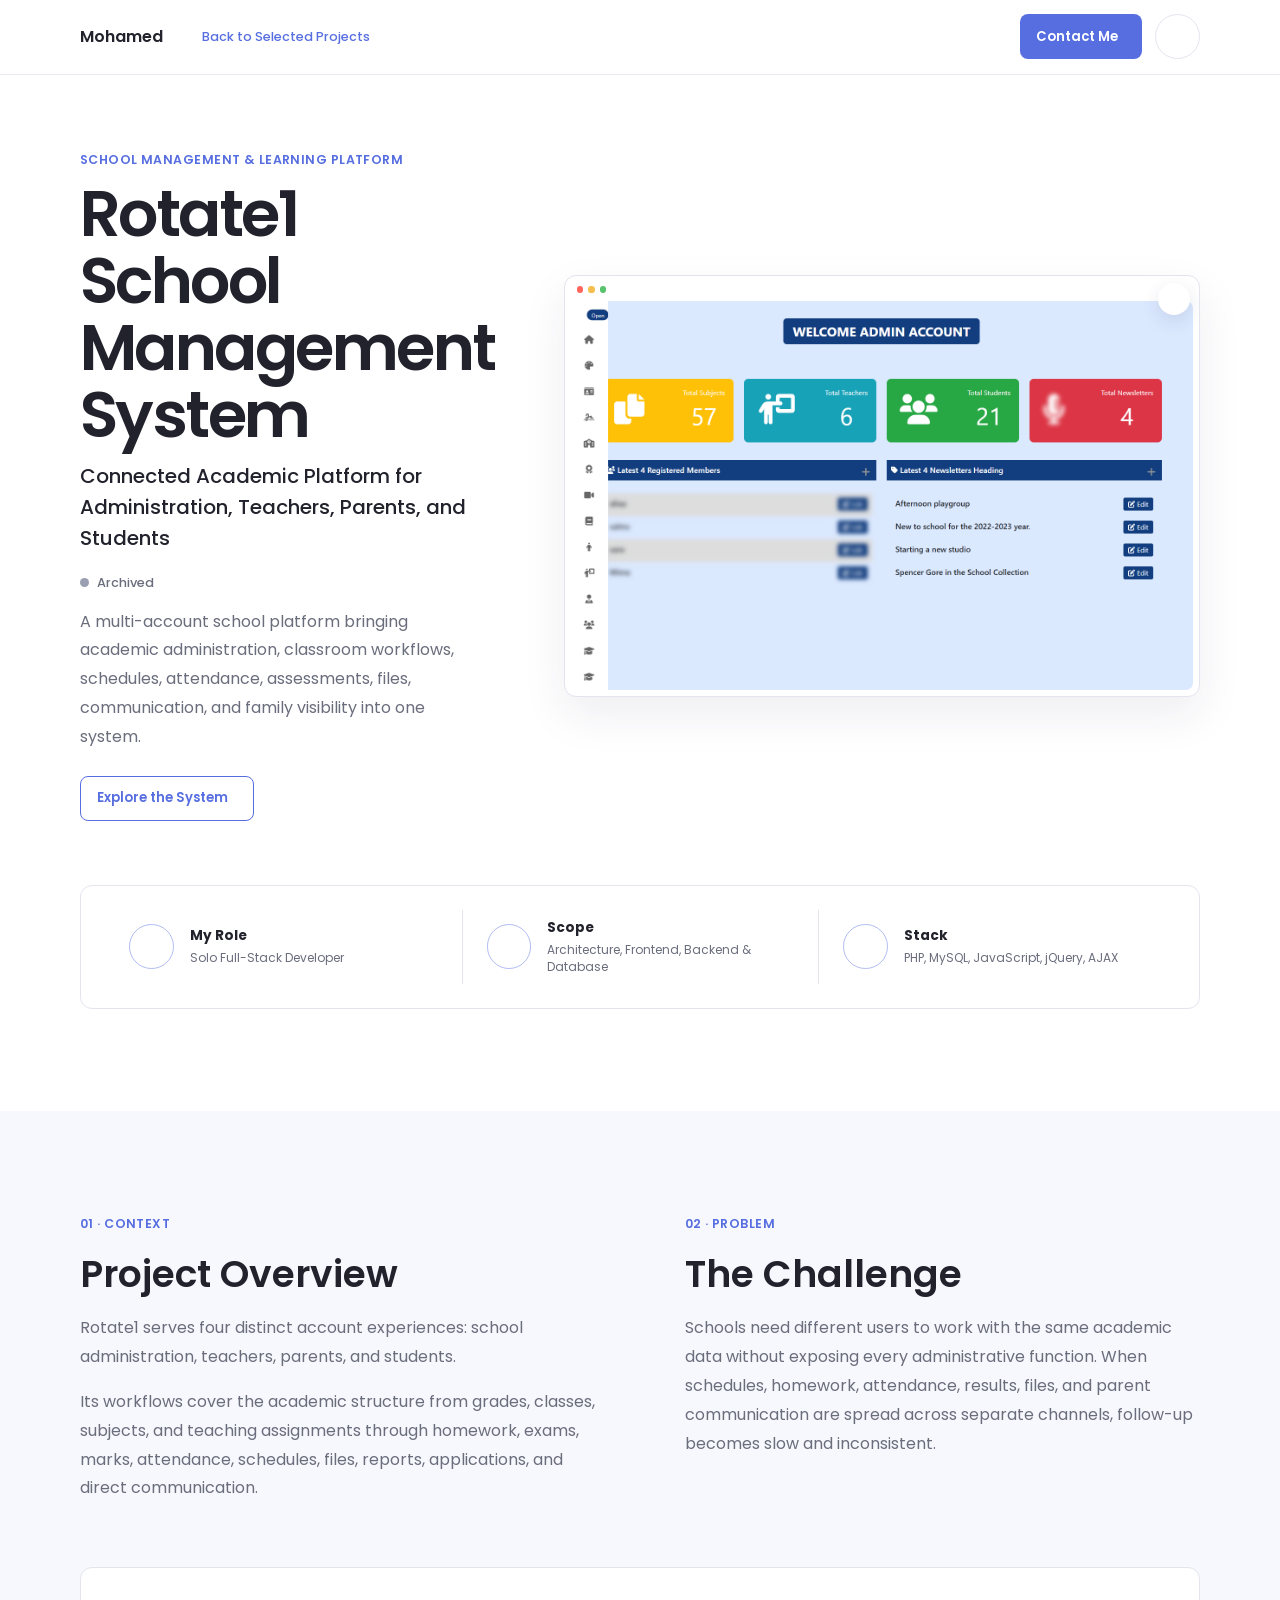
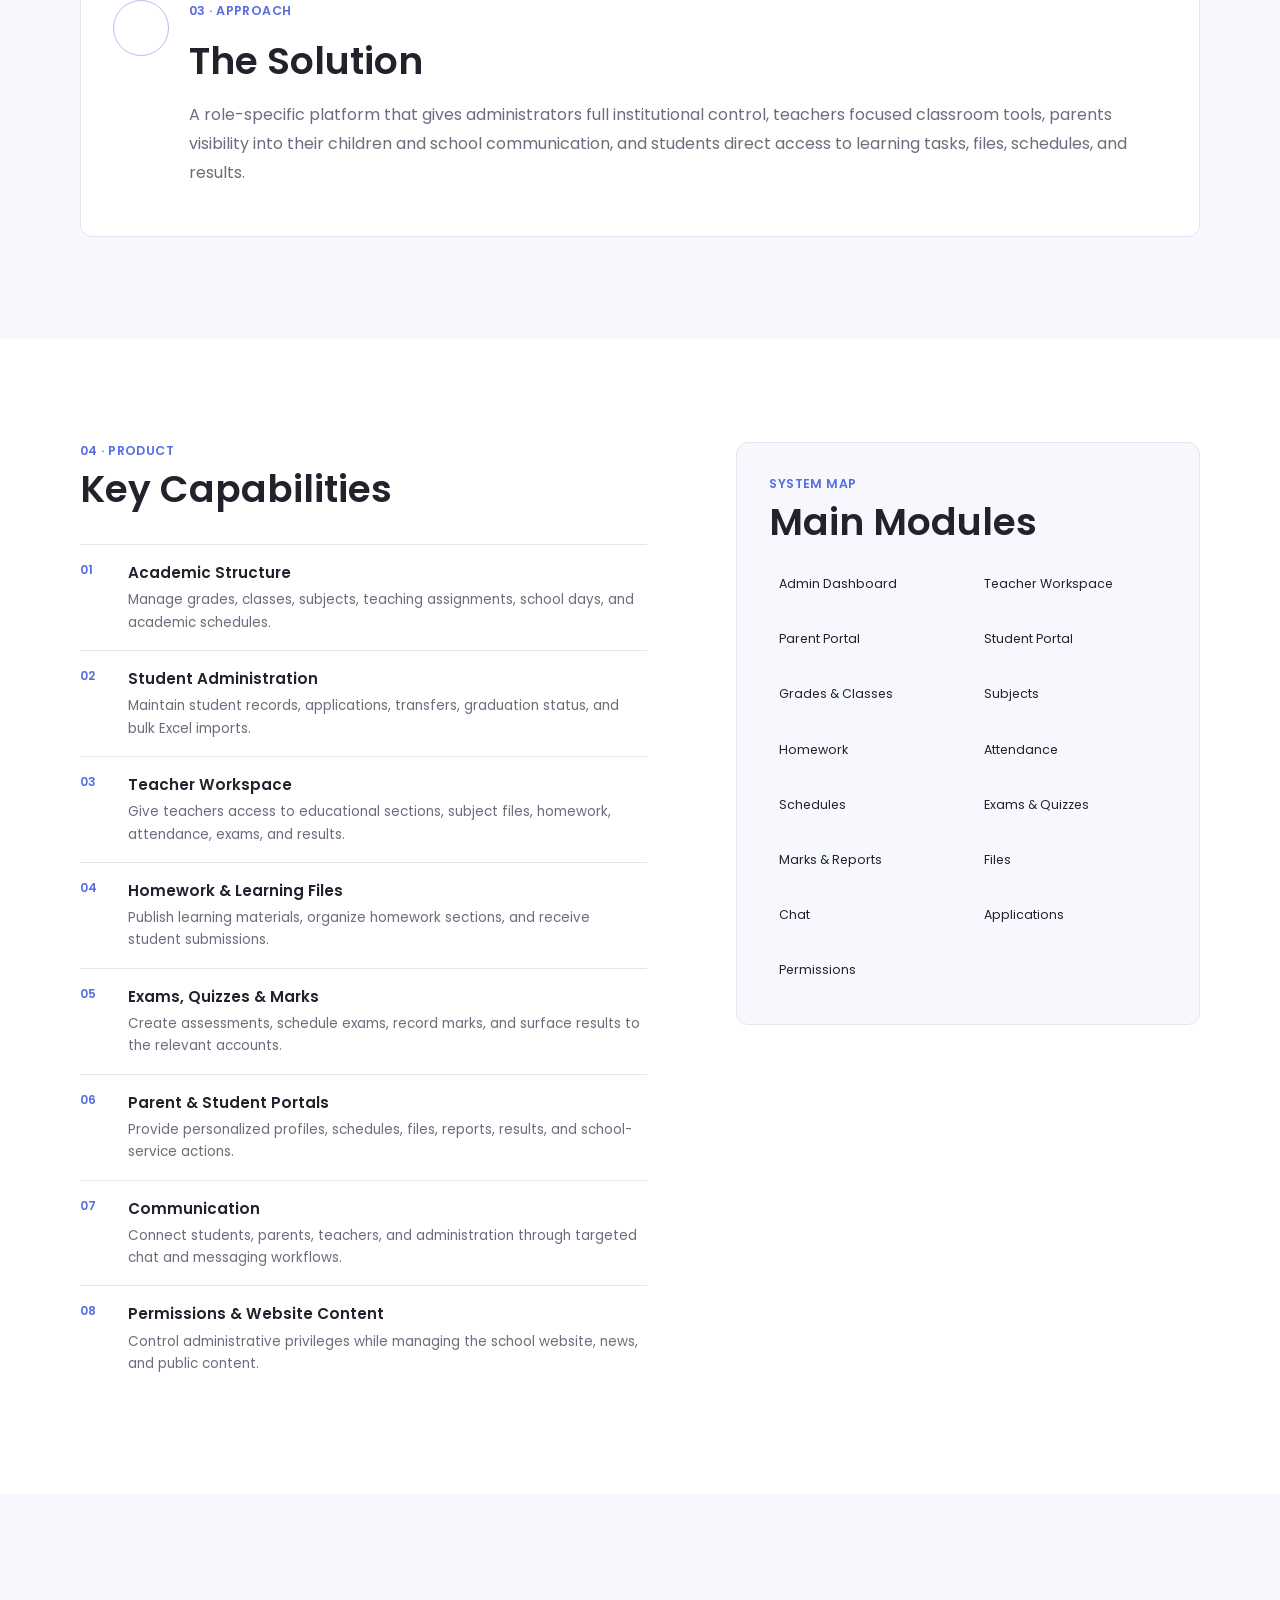
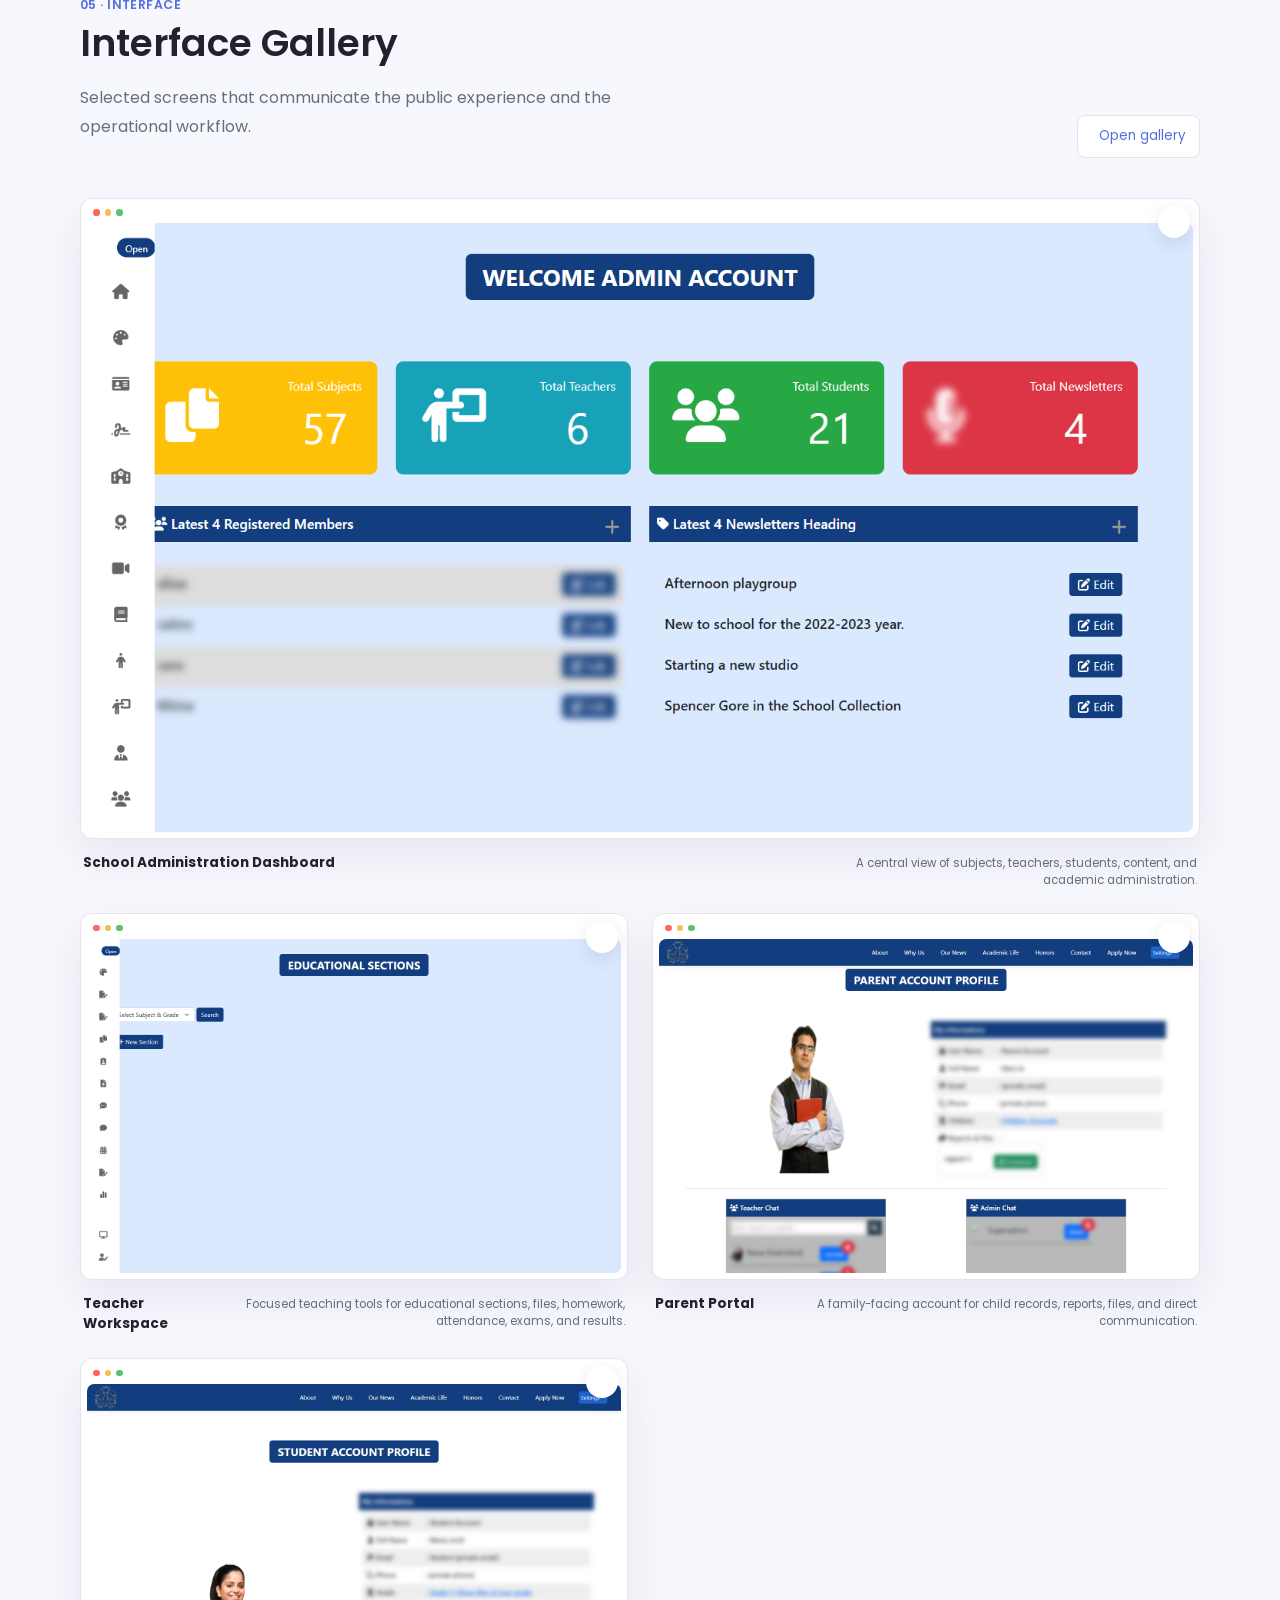
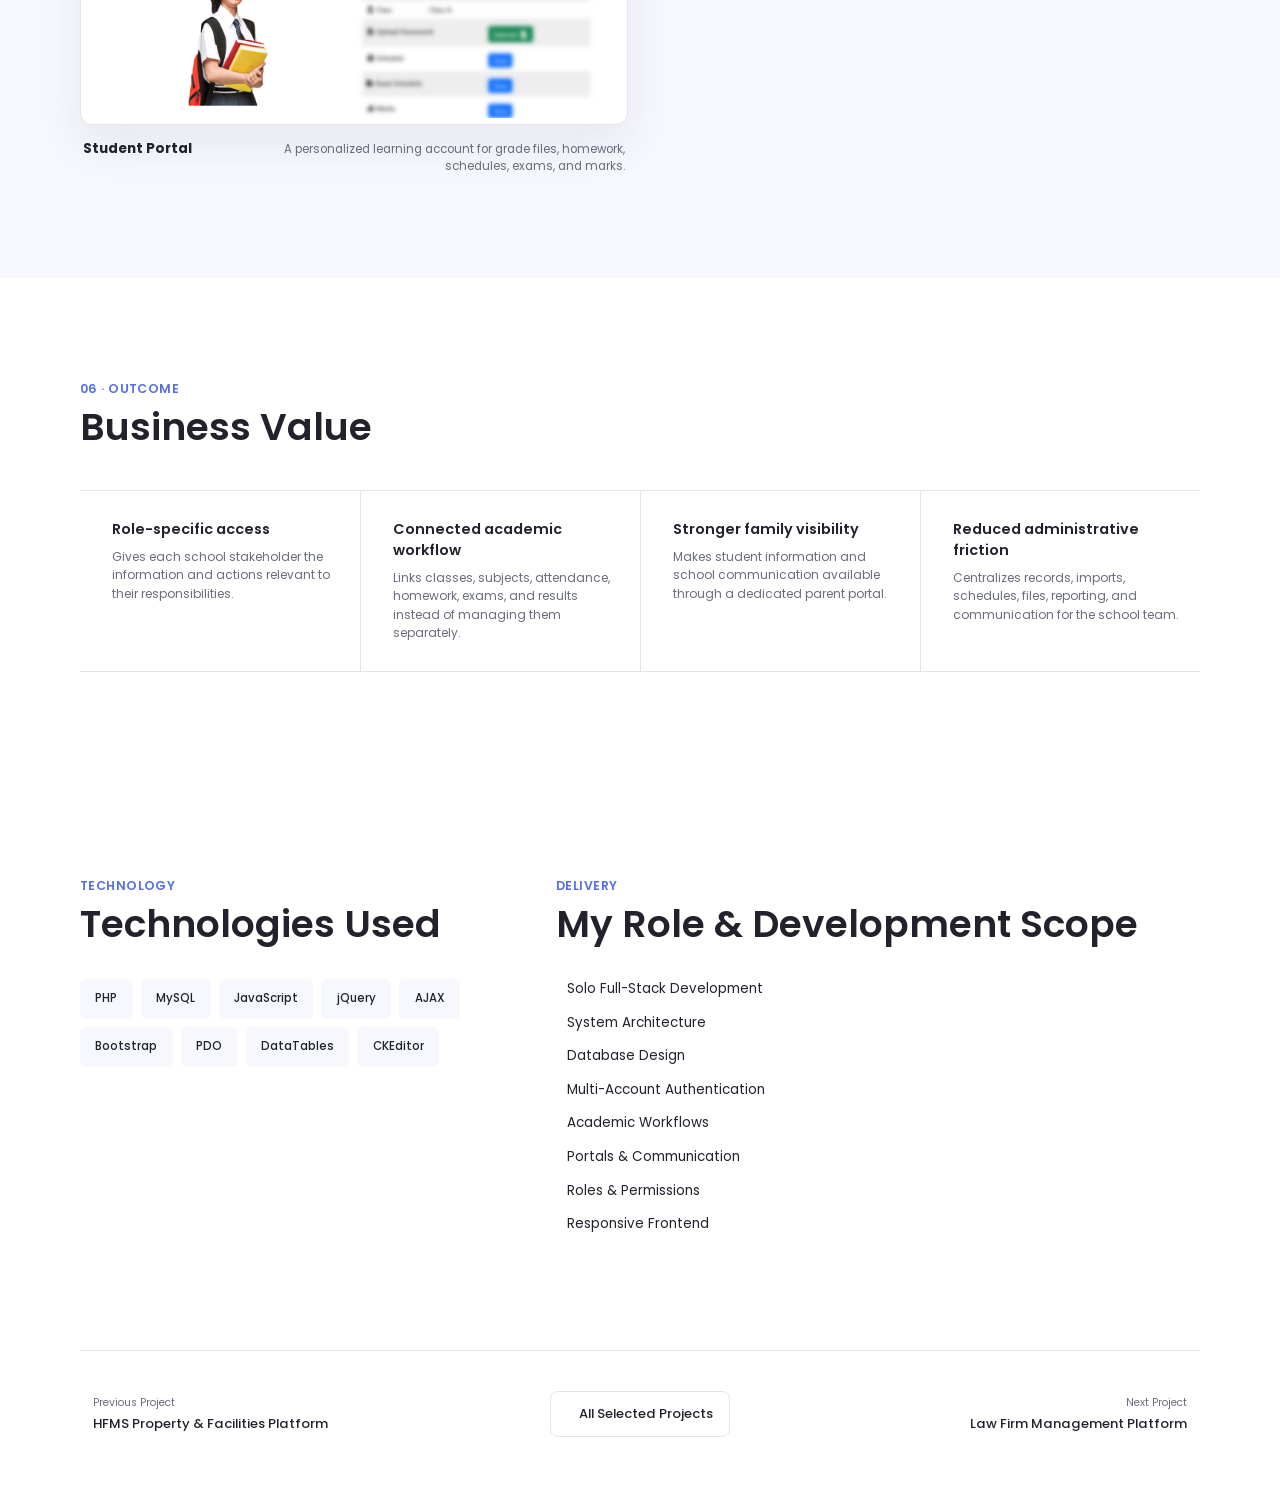
<file: case-studies/rotate1-school-management.html>
<!doctype html>
<html lang="en">
  <head>
    <meta charset="UTF-8" />
    <meta name="viewport" content="width=device-width, initial-scale=1.0" />
    <title>Rotate1 School Management System Case Study | Mohamed Khaled</title>
    <meta name="description" content="A multi-account school management and learning platform for administrators, teachers, parents, students, schedules, attendance, assessments, files, and communication." />
    <meta property="og:title" content="Rotate1 School Management System — Case Study" />
    <meta property="og:description" content="Explore a connected school administration and learning platform." />
    <meta property="og:type" content="website" />
    <link rel="stylesheet" href="https://unicons.iconscout.com/release/v4.0.0/css/line.css" />
    <link rel="stylesheet" href="../css/style.css" />
    <link rel="stylesheet" href="../css/projects.css" />
  </head>
  <body class="case-study-page" data-project-id="rotate1">
    <header class="case-header">
      <div class="case-container case-header__inner">
        <a class="case-logo" href="../index.html">Mohamed</a
        ><a class="case-back" href="../index.html#portfolio"
          ><i class="uil uil-arrow-left"></i><span>Back to Selected Projects</span></a
        >
        <div class="case-header__actions">
          <a class="project-link project-link--primary" href="../index.html#contact"
            >Contact Me <i class="uil uil-message"></i></a
          ><button class="case-theme" type="button" data-case-theme aria-label="Toggle color theme">
            <i class="uil uil-moon"></i>
          </button>
        </div>
      </div>
    </header>
    <main data-case-study></main>
    <div class="lightbox" data-project-lightbox hidden role="dialog" aria-modal="true" aria-label="Project screenshot">
      <button class="lightbox__close" type="button" data-lightbox-close aria-label="Close screenshot">
        <i class="uil uil-times"></i></button
      ><img alt="" />
    </div>
    <script src="../js/projects-data.js"></script>
    <script src="../js/projects.js"></script>
  </body>
</html>
</file>
<file: css/style.css>
/*=============== Google Fonts =================*/
@import url("https://fonts.googleapis.com/css2?family=Poppins:wght@400;500;600&display=swap");

/*=============== Main Variables =================*/
:root {
  --header-height: 3rem;

  /*=============== Colors =================*/
  /* Color Mode HSL(hue, saturation, lightness)
    Putple: hsl(250, 66%, 75%)
    Blue: hsl(207, 90%, 72%)
    Pink: hsl(356, 66%, 75%)
    Teal: hsl(174, 63%, 62%)
    
  */
  --hue-color: 230; /* Purple Color: 250 - Green: 142 - Blue: 230 - Pink: 340 */
  --sat: 60%;
  --lig: 75%;
  --second-hue: 219;

  /* HSL Color Mode */
  --first-color: HSL(var(--hue-color), 69%, 61%);
  --first-color-second: HSL(var(--hue-color), 69%, 61%);
  --first-color-alt: HSL(var(--hue-color), 57%, 53%);
  --first-color-lighter: HSL(var(--hue-color), 92%, 85%);
  --title-color: HSL(var(--hue-color), 8%, 15%);
  --text-color: HSL(var(--hue-color), 8%, 45%);
  --text-color-light: HSL(var(--hue-color), 8%, 65%);
  --input-color: HSL(var(--hue-color), 70%, 96%);
  --body-color: HSL(var(--hue-color), 60%, 99%);
  --container-color: #fff;
  --scroll-bar-color: HSL(var(--hue-color), 12%, 90%);
  --scroll-thumb-color: HSL(var(--hue-color), 12%, 80%);

  /*============= Font Family & Typography*/
  --body-font: "Poppins", sans-serif;
  /* .5rem = 8px, 1rem = 16px, 1.5rem = 24px */
  --big-font-size: 2rem;
  --h1-font-size: 1.5rem;
  --h2-font-size: 1.25rem;
  --h3-font-size: 1.125rem;
  --normal-font-size: 0.938rem;
  --small-font-size: 0.813rem;
  --smaller-font-size: 0.75rem;

  /* ====== Font Weight =======*/
  --font-medium: 500;
  --font-semi-bold: 600;

  /*========= Margines Bottom ============*/
  --mb-0-25: 0.25rem;
  --mb-0-5: 0.5rem;
  --mb-0-75: 0.75rem;
  --mb-1: 1rem;
  --mb-1-5: 1.5rem;
  --mb-2: 2rem;
  --mb-2-5: 2.5rem;
  --mb-3: 3rem;

  /*========== z-index ============*/
  --z-tooltip: 10;
  --z-fixed: 100;
  --z-model: 1000;
}
/*============ Font size for large devices ===============*/
@media screen and (min-width: 968px) {
  :root {
    --big-font-size: 3rem;
    --h1-font-size: 2.25rem;
    --h2-font-size: 1.5rem;
    --h3-font-size: 1.25rem;
    --normal-font-size: 1rem;
    --small-font-size: 0.875rem;
    --smaller-font-size: 0.813rem;
  }
}

/*================= Variables Dark Theme =================*/
body.dark-theme {
  /* HSL Color Mode */
  --first-color-second: HSL(var(--hue-color), 30%, 8%);
  --title-color: HSL(var(--hue-color), 8%, 95%);
  --text-color: HSL(var(--hue-color), 8%, 75%);
  --input-color: HSL(var(--hue-color), 29%, 16%);
  --body-color: HSL(var(--hue-color), 28%, 12%);
  --container-color: HSL(var(var(--hue-color), 29%, 16%));
  --scroll-bar-color: HSL(var(--hue-color), 12%, 48%);
  --scroll-thumb-color: HSL(var(--hue-color), 12%, 36%);
  transition: 0.6s linear;
  -webkit-transition: 0.6s linear;
  -moz-transition: 0.6s linear;
  -ms-transition: 0.6s linear;
  -o-transition: 0.6s linear;
}

::selection {
  background-color: var(--first-color);
  color: #fff;
}

/*================= Dark/Light Theme Button =================*/
.nav__btns {
  display: flex;
  align-items: center;
}

.change-theme {
  font-size: 1.25rem;
  color: var(--title-color);
  margin-right: var(--mb-1);
  cursor: pointer;
  transition: 0.5s all;
  -webkit-transition: 0.5s all;
  -moz-transition: 0.5s all;
  -ms-transition: 0.5s all;
  -o-transition: 0.5s all;
}

.change-theme:hover {
  color: var(--first-color);
}

/*================= BASE =================*/

* {
  box-sizing: border-box;
  padding: 0;
  margin: 0;
}

html {
  scroll-behavior: smooth;
}

body {
  margin: 0 0 var(--header-height) 0;
  font-family: var(--body-font);
  font-size: var(--normal-font-size);
  background-color: var(--body-color);
  color: var(--text-color);
  transition: 0.5s linear;
  -webkit-transition: 0.5s linear;
  -moz-transition: 0.5s linear;
  -ms-transition: 0.5s linear;
  -o-transition: 0.5s linear;
}

h1,
h2,
h3,
h4 {
  color: var(--title-color);
  font-weight: var(--font-semi-bold);
}

ul {
  list-style: none;
}

a {
  text-decoration: none;
}

img {
  max-width: 100%;
  height: auto;
}

button {
  cursor: pointer;
  outline: none;
  border: none;
}

/*======================== Reusable Css Classes ============================*/
.section {
  padding: 2rem 0 4rem;
}

.section__title {
  font-size: var(--h1-font-size);
}

.section__subtitle {
  display: block;
  font-size: var(--small-font-size);
  margin-bottom: var(--mb-3);
}

.section__title,
.section__subtitle {
  text-align: center;
}

/*====================== LAYOUT  ======================*/
.container {
  max-width: 968px;
  margin-left: var(--mb-1-5);
  margin-right: var(--mb-1-5);
}

.grid {
  display: grid;
  gap: 1.5rem;
}

.header {
  width: 100%;
  position: fixed;
  bottom: 0;
  left: 0;
  z-index: var(--z-fixed);
  background-color: var(--body-color);
}

/*======================== NAV ==========================*/
.nav {
  max-width: 968px;
  height: var(--header-height);
  display: flex;
  justify-content: space-between;
  align-items: center;
}

.nav__logo,
.nav__toggle {
  color: var(--title-color);
  font-weight: var(--font-medium);
  transition: 0.4s;
  -webkit-transition: 0.4s;
  -moz-transition: 0.4s;
  -ms-transition: 0.4s;
  -o-transition: 0.4s;
}

.nav__logo:hover {
  color: var(--first-color);
}

.nav__toggle {
  font-size: 1.1rem;
  cursor: pointer;
}

.nav__toggle:hover {
  color: var(--first-color);
}

@media screen and (max-width: 767px) {
  .nav__menu {
    position: fixed;
    bottom: -100%;
    left: 0;
    width: 100%;
    background-color: var(--body-color);
    padding: 2rem 1.5rem 4rem;
    box-shadow: 0 -1px 4px rgba(0, 0, 0, 0.15);
    border-radius: 1.5rem 1.5rem 0 0;
    -webkit-border-radius: 1.5rem 1.5rem 0 0;
    -moz-border-radius: 1.5rem 1.5rem 0 0;
    -ms-border-radius: 1.5rem 1.5rem 0 0;
    -o-border-radius: 1.5rem 1.5rem 0 0;
    transition: 0.3s;
    -webkit-transition: 0.3s;
    -moz-transition: 0.3s;
    -ms-transition: 0.3s;
    -o-transition: 0.3s;
  }
}

.nav__list {
  grid-template-columns: repeat(3, 1fr);
  gap: 2rem;
}

.nav__list .nav__link {
  display: flex;
  flex-direction: column;
  align-items: center;
  font-size: var(--small-font-size);
  color: var(--title-color);
  font-weight: var(--font-medium);
}

.nav__link:hover {
  color: var(--first-color);
}

.nav__icon {
  font-size: 1.2rem;
}

.nav__close {
  position: absolute;
  right: 1.2rem;
  bottom: 0.5rem;
  font-size: 1rem;
  cursor: pointer;
  color: var(--first-color);
}

.nav__close:hover {
  color: var(--first-color-alt);
}

/*============== Show Menu ===============*/
.show-menu {
  bottom: 0;
}

/*============== Active link ===============*/
.nav__list .active-link {
  color: var(--first-color);
}

/*==============  Change background header ===============*/
.scroll-header {
  box-shadow: 0 -1px 4px rgba(0, 0, 0, 0.15);
}

/*============== HOME SECTION ===============*/
.home__container {
  gap: 1rem;
}

.home__content {
  grid-template-columns: 0.5fr 3fr;
  padding-top: 3.5rem;
  align-items: center;
}

.home__social {
  display: grid;
  grid-template-columns: max-content;
  row-gap: 1rem;
}

.home__social-icon {
  font-size: 1.25rem;
  color: var(--container-color);
  background-color: var(--first-color);
  width: max-content;
  padding: 0.25rem;
  display: flex;
  border-radius: 0.25rem;
  -webkit-border-radius: 0.25rem;
  -moz-border-radius: 0.25rem;
  -ms-border-radius: 0.25rem;
  -o-border-radius: 0.25rem;
  font-size: 1.25rem;
  transition: 0.4s;
  -webkit-transition: 0.4s;
  -moz-transition: 0.4s;
  -ms-transition: 0.4s;
  -o-transition: 0.4s;
}

.home__social-icon:hover {
  background-color: var(--container-color);
  color: var(--first-color-alt);
}

.home__social::after {
  content: "";
  width: 32px;
  height: 2px;
  background-color: var(--container-color);
  transform: rotate(90deg) translate(16px, 3px);
  -webkit-transform: rotate(90deg) translate(16px, 3px);
  -moz-transform: rotate(90deg) translate(16px, 3px);
  -ms-transform: rotate(90deg) translate(16px, 3px);
  -o-transform: rotate(90deg) translate(16px, 3px);
}

.home__img {
  width: 250px;
  justify-self: center;
  fill: var(--first-color);
  background: linear-gradient(
    180deg,
    hsla(var(--hue-color), var(--sat), var(--lig), 1),
    hsla(var(--hue-color), var(--sat), var(--lig), 0.2)
  );
  border-radius: 10rem 10rem 1rem 1rem;
  -webkit-border-radius: 10rem 10rem 1rem 1rem;
  -moz-border-radius: 10rem 10rem 1rem 1rem;
  -ms-border-radius: 10rem 10rem 1rem 1rem;
  -o-border-radius: 10rem 10rem 1rem 1rem;
  display: flex;
  align-items: flex-end;
  justify-content: center;
  overflow: hidden;
}

.home__blob {
  width: 200px;
}

.home__data {
  grid-column: 1/3;
  text-align: center;
}

.home__title {
  font-size: var(--big-font-size);
  margin-bottom: var(--mb-0-5);
}

.home__title span {
  display: block;
}

.home__subtitle,
.home__greeting {
  font-size: var(--h3-font-size);
  font-weight: var(--font-medium);
}

.home__greeting {
  display: block;
  margin-bottom: 0.25rem;
  color: var(--title-color);
}

.home__subtitle {
  color: var(--text-color);
  margin-bottom: var(--mb-1-5);
}

.home__description {
  margin-bottom: var(--mb-2);
  text-align: center;
}

.home__scroll {
  display: none;
}

.home__scroll-button {
  color: var(--first-color);
  transition: 0.3s;
  -webkit-transition: 0.3s;
  -moz-transition: 0.3s;
  -ms-transition: 0.3s;
  -o-transition: 0.3s;
}

.home__scroll-button:hover {
  transform: translateY(0.25rem);
  -webkit-transform: translateY(0.25rem);
  -moz-transform: translateY(0.25rem);
  -ms-transform: translateY(0.25rem);
  -o-transform: translateY(0.25rem);
}

.home__scroll-mouse {
  font-size: 2rem;
}

.home__scroll-name {
  font-size: var(--small-font-size);
  color: var(--title-color);
  font-weight: var(--font-medium);
  margin-right: var(--mb-0-25);
}

.home__scroll-arrow {
  font-size: 1.25rem;
  animation: up-down 1.5s infinite;
  -webkit-animation: up-down 1.5s infinite;
}

/*============ BUTTON ============*/
.button {
  display: inline-block;
  background-color: var(--first-color);
  color: #fff;
  padding: 0.75rem 1rem;
  font-weight: var(--font-medium);
  border-radius: 0.5rem;
  -webkit-border-radius: 0.5rem;
  -moz-border-radius: 0.5rem;
  -ms-border-radius: 0.5rem;
  -o-border-radius: 0.5rem;
  transition: 0.5s all;
  -webkit-transition: 0.5s all;
  -moz-transition: 0.5s all;
  -ms-transition: 0.5s all;
  -o-transition: 0.5s all;
}

.button:hover {
  background-color: var(--first-color-alt);
}

.button__icon {
  font-size: 1.25rem;
  margin-left: var(--mb-0-5);

  transition: 0.3s;
  -webkit-transition: 0.3s;
  -moz-transition: 0.3s;
  -ms-transition: 0.3s;
  -o-transition: 0.3s;
}

.button__download {
  margin-left: var(--mb-1);
}

.button--white {
  background-color: #fff;
  color: var(--first-color);
}

.button--white:hover {
  background-color: var(--first-color-alt);
  color: #fff;
}

.button--flex {
  display: inline-flex;
  align-items: center;
}

.button--small {
  padding: 0.75rem 1rem;
}

.button--link {
  padding: 0;
  background-color: transparent;
  color: var(--first-color);
}

.button--link:hover {
  background-color: transparent;
  color: var(--first-color-alt);
}

/*============== ABOUT SECTION ===============*/
.about__img {
  width: 200px;
  justify-self: center;
  align-self: center;
  border-radius: 0.5rem;
  -webkit-border-radius: 0.5rem;
  -moz-border-radius: 0.5rem;
  -ms-border-radius: 0.5rem;
  -o-border-radius: 0.5rem;
}

.about__data {
  text-align: center;
}

.about__description {
  text-align: center;
  margin-bottom: var(--mb-2-5);
}

.about__info {
  display: flex;
  justify-content: space-evenly;
  margin-bottom: var(--mb-2-5);
}

.about__box {
  background-color: var(--first-color-second);
  border-radius: 0.75rem;
  -webkit-border-radius: 0.75rem;
  -moz-border-radius: 0.75rem;
  -ms-border-radius: 0.75rem;
  -o-border-radius: 0.75rem;
  padding: 1rem 1.25rem;
}

.about__icon {
  font-size: 1.5rem;
  color: var(--first-color);
  margin-bottom: 0.5rem;
}

.about__info-title {
  font-size: var(--h3-font-size);
  font-weight: var(--font-semi-bold);
  color: var(--title-color);
}

.about__info-name {
  font-size: var(--smaller-font-size);
  color: #ddd;
}

.about__info-title,
.about__info-name {
  display: block;
  text-align: center;
}

.about__buttons {
  display: flex;
  justify-content: center;
}

/*============== SKILLS SECTION ===============*/
.skills__container {
  row-gap: 3rem;
  padding-top: 1rem;
}

.skills__content {
  background-color: var(--first-color);
  padding: 1.5rem;
  border-radius: 1.25rem;
  -webkit-border-radius: 1.25rem;
  -moz-border-radius: 1.25rem;
  -ms-border-radius: 1.25rem;
  -o-border-radius: 1.25rem;
}

.skills__title {
  font-size: var(--normal-font-size);
  font-weight: var(--font-medium);
  color: var(--container-color);
  text-align: center;
  margin-bottom: 1.5rem;
}

.skills__box {
  display: flex;
  justify-content: space-around;
  column-gap: 2.5rem;
}

.skills__group {
  display: grid;
  align-content: flex-start;
  row-gap: 1rem;
}

.skills__data {
  display: flex;
  column-gap: 0.5rem;
}

.skills__data img {
  width: 30px;
  height: 30px;
}

.skills__name {
  color: #ddd;
}

/*============== QUALIFICATIONS SECTION ===============*/
.qualification_tabs {
  display: flex;
  justify-content: space-evenly;
  margin-bottom: var(--mb-2);
}

.qualification_button {
  font-size: var(--h3-font-size);
  font-weight: var(--font-medium);
  cursor: pointer;
}

.qualification_button:hover {
  color: var(--first-color);
}

.qualification__icon {
  font-size: 1.8rem;
  margin-right: var(--mb-0-25);
}

.qualification__data {
  display: grid;
  grid-template-columns: 1fr max-content 1fr;
  column-gap: 1.5rem;
}

.qualification__title {
  font-size: var(--normal-font-size);
  font-weight: var(--font-medium);
}

.qualification__subtitle,
.qualification__subtitle a {
  display: inline-block;
  font-size: var(--small-font-size);
  margin-bottom: var(--mb-1);
  color: var(--text-color);
}

.qualification__subtitle a:hover {
  color: var(--first-color-alt);
}

.qualification__calendar {
  font-size: var(--smaller-font-size);
  color: var(--text-color-light);
}

.qualification__rounder {
  display: inline-block;
  width: 13px;
  height: 13px;
  background-color: var(--first-color);
  border-radius: 50%;
}

.qualification__line {
  display: block;
  width: 1px;
  height: 100%;
  background-color: var(--first-color);
  transform: translate(6px, -7px);
}

.qualification [data-content] {
  display: none;
}

.qualification__active[data-content] {
  display: block;
}

.qualification_button.qualification__active {
  color: var(--first-color);
}

/*============== SERVICES SECTION ===============*/
.services__container {
  gap: 1.5rem;
  grid-template-columns: repeat(1, 1fr);
}

.services__content {
  position: relative;
  background-color: var(--container-color);
  padding: 3.5rem 0.5rem 1.25rem 1.5rem;
  box-shadow: 0 2px 4px rgba(0, 0, 0, 0.15);
  border-radius: 0.25rem;
  -webkit-border-radius: 0.25rem;
  -moz-border-radius: 0.25rem;
  -ms-border-radius: 0.25rem;
  -o-border-radius: 0.25rem;
  transition: 0.3s;
  -webkit-transition: 0.3s;
  -moz-transition: 0.3s;
  -ms-transition: 0.3s;
  -o-transition: 0.3s;
}

.services__content:hover {
  box-shadow: 0 4px 8px rgba(0, 0, 0, 0.15);
}

.services__icon {
  display: block;
  font-size: 1.5rem;
  color: var(--first-color);
  margin-bottom: var(--mb-1);
}

.services__title {
  font-size: var(--h3-font-size);
  margin-bottom: var(--mb-1);
  font-weight: var(--font-medium);
  color: #000;
}

.services__button {
  cursor: pointer;
  font-size: var(--small-font-size);
}

.services__button:hover .button__icon {
  transform: translateX(0.25rem);
  -webkit-transform: translateX(0.25rem);
  -moz-transform: translateX(0.25rem);
  -ms-transform: translateX(0.25rem);
  -o-transform: translateX(0.25rem);
}

.services__modal {
  position: fixed;
  top: 0;
  left: 0;
  right: 0;
  bottom: 0;
  background-color: rgba(0, 0, 0, 0.5);
  display: flex;
  align-items: center;
  justify-content: center;
  padding: 0 1rem;
  z-index: var(--z-model);
  opacity: 0;
  visibility: hidden;
  transition: 0.3s;
  -webkit-transition: 0.3s;
  -moz-transition: 0.3s;
  -ms-transition: 0.3s;
  -o-transition: 0.3s;
}

.services__modal-content {
  position: relative;
  background-color: var(--container-color);
  padding: 1.5rem;
  border-radius: 0.5rem;
  -webkit-border-radius: 0.5rem;
  -moz-border-radius: 0.5rem;
  -ms-border-radius: 0.5rem;
  -o-border-radius: 0.5rem;
}

.services__modal-services {
  row-gap: 1rem;
}

.services__modal-service {
  display: flex;
}

.services__modal-title {
  font-size: var(--h3-font-size);
  font-weight: var(--font-medium);
  margin-bottom: var(--mb-1-5);
  color: var(--first-color-alt);
}

.services__modal-close {
  position: absolute;
  top: 1rem;
  right: 1rem;
  font-size: 1.5rem;
  color: var(--first-color);
  cursor: pointer;
}

.servcies__modal-icon {
  color: var(--first-color);
  margin-right: var(--mb-0-5);
}

/*======== Active Modal ==========*/
.active-modal {
  opacity: 1;
  visibility: visible;
}

/*============== Portfolio SECTION ===============*/
.portfolio__container {
  overflow: initial;
}

.portfolio__content {
  padding: 0 1.5rem;
}

.portfolio__img {
  width: 265px;
  justify-content: center;
  border-radius: .5rem;
  -webkit-border-radius: .5rem;
  -moz-border-radius: .5rem;
  -ms-border-radius: .5rem;
  -o-border-radius: .5rem;
}

.portfolio__title {
  font-size: var(--h3-font-size);
  margin-bottom: var(--mb-0-5);
}

.portfolio__description {
  margin-bottom: var(--mb-0-75);
}

.portfolio__button:hover .button__icon {
  transform: translateX(.25rem);
  -webkit-transform: translateX(.25rem);
  -moz-transform: translateX(.25rem);
  -ms-transform: translateX(.25rem);
  -o-transform: translateX(.25rem);
}

.swiper-button-prev::after,
.swiper-button-next::after {
  content: '';
}

.swiper-portfolio-icon {
  font-size: 2rem;
  color: var(--first-color);
}

.swiper-button-prev {
  left: -.5rem;
}

.swiper-button-next {
  right: -.5rem;
}

.swiper-container-horizontal > .swiper-pagination-bullets {
  bottom: -2.5rem;
}

.swiper-pagination-bullet-active {
  background-color: var(--first-color);
}

.swiper-button-next,
.swiper-button-prev,
.swiper-pagination-bullet {
  outline: none;
}

/*============== Work SECTION ===============*/
/* 
.work__container {
  padding-top: 1rem;
}

.work__filters {
  display: flex;
  justify-content: center;
  align-items: center;
  column-gap: 0.75rem;
  margin-bottom: 2rem;
}

.work__item {
  color: var(--title-color);
  padding: 0.25rem 0.75rem;
  font-weight: var(--font-medium);
  cursor: pointer;
  border-radius: 0.5rem;
  -webkit-border-radius: 0.5rem;
  -moz-border-radius: 0.5rem;
  -ms-border-radius: 0.5rem;
  -o-border-radius: 0.5rem;
}

.work__card {
  background-color: var(--container-color);
  padding: 1rem;
  border-radius: 1rem;
  -webkit-border-radius: 1rem;
  -moz-border-radius: 1rem;
  -ms-border-radius: 1rem;
  -o-border-radius: 1rem;
}

.work__img {
  height: 200px;
  width: 100%;
  margin-bottom: 0.75rem;
  border-radius: 1rem;
  -webkit-border-radius: 1rem;
  -moz-border-radius: 1rem;
  -ms-border-radius: 1rem;
  -o-border-radius: 1rem;
}

.work__title {
  font-size: var(--normal-font-size);
  margin-bottom: 0.25rem;
  font-weight: var(--font-medium);
  color: #000;
}

.work__btn {
  width: max-content;
  color: var(--first-color);
  font-size: var(--small-font-size);
  display: flex;
  align-items: center;
  column-gap: 0.25rem;
}

.work__btn:hover .work__icon {
  transform: translateX(0.25rem);
  -webkit-transform: translateX(0.25rem);
  -moz-transform: translateX(0.25rem);
  -ms-transform: translateX(0.25rem);
  -o-transform: translateX(0.25rem);
}

.work__icon {
  font-size: 1rem;
  transition: 0.4s;
  -webkit-transition: 0.4s;
  -moz-transition: 0.4s;
  -ms-transition: 0.4s;
  -o-transition: 0.4s;
}
 */
/*====== Active Work Icon ======*/
/* .active__work {
  background-color: var(--first-color);
  color: var(--body-color);
}
 */
/*============== PROJECT IN MIND ===============*/
.project {
  text-align: center;
}

.project__bg {
  background-color: var(--first-color-second);
  padding-top: 3rem;
}

.project__title {
  font-size: var(--h2-font-size);
  margin-bottom: 50px;
}

.project__description {
  margin-bottom: var(--mb-1-5);
}

.project__title,
.project__description {
  color: #fff;
}

.project__img {
  width: 252px;
  justify-self: center;
  margin-bottom: 20px;
  border-radius: 30%;
  -webkit-border-radius: 30%;
  -moz-border-radius: 30%;
  -ms-border-radius: 30%;
  -o-border-radius: 30%;
}

/*============== CONTACT ME ===============*/
.contact__container {
  row-gap: 3rem;
}

.contact__information {
  display: flex;
  margin-bottom: var(--mb-2);
}

.contact__icon {
  font-size: 2rem;
  color: var(--first-color);
  margin-bottom: var(--mb-0-75);
  margin-right: var(--mb-0-75);
}

.contact__title {
  font-size: var(--h3-font-size);
  font-weight: var(--font-medium);
}

.contact__subtitle {
  font-size: var(--small-font-size);
  color: var(--text-color-light);
}

.contact__content {
  background-color: var(--input-color);
  padding: 0.75rem 1rem 0.25rem;
  border-radius: 0.5rem;
  -webkit-border-radius: 0.5rem;
  -moz-border-radius: 0.5rem;
  -ms-border-radius: 0.5rem;
  -o-border-radius: 0.5rem;
}

.contact__label {
  font-size: var(--smaller-font-size);
  color: var(--title-color);
}

.contact__input {
  width: 100%;
  background-color: var(--input-color);
  color: var(--text-color);
  font-family: var(--body-font);
  font-size: var(--normal-font-size);
  border: none;
  outline: none;
  padding: 0.25rem 0.5rem 0.5rem 0;
}

/*==============  FOOTER ===============*/
.footer {
  padding-top: 2rem;
}

.footer__container {
  row-gap: 3.5rem;
}

.footer__bg {
  background-color: var(--first-color-second);
  padding: 2rem 0 3rem;
}

.footer__title {
  font-size: var(--h1-font-size);
  margin-bottom: var(--mb-0-25);
}

.footer__subtitle {
  font-size: var(--small-font-size);
}

.footer__links {
  display: flex;
  flex-direction: column;
  row-gap: 1.5rem;
}
.footer__link:hover {
  color: var(--first-color-lighter);
}

.footer__social {
  font-size: 1.25rem;
  margin-right: var(--mb-1-5);
}

.footer__social:hover {
  color: var(--first-color-lighter);
}

.footer__copyright {
  color: var(--text-color-light);
  font-size: var(--smaller-font-size);
  text-align: center;
  margin-top: var(--mb-3);
}

.footer__title,
.footer__subtitle,
.footer__link,
.footer__social {
  color: #fff;
}

/*============== Scrollup ===============*/
.scrollup {
  position: fixed;
  right: 1rem;
  bottom: -20%;
  background-color: var(--first-color);
  opacity: 0.8;
  padding: 0 0.3rem;
  z-index: var(--z-tooltip);
  border-radius: 0.4rem;
  -webkit-border-radius: 0.4rem;
  -moz-border-radius: 0.4rem;
  -ms-border-radius: 0.4rem;
  -o-border-radius: 0.4rem;
  transition: 0.4s;
  -webkit-transition: 0.4s;
  -moz-transition: 0.4s;
  -ms-transition: 0.4s;
  -o-transition: 0.4s;
}

.scrollup:hover {
  background-color: var(--first-color-alt);
}

.scrollup__icon {
  font-size: 1.5rem;
  color: #fff;
}

/*====== Show scroll icon =======*/
.show-scroll {
  bottom: 5rem;
}

/*=============== Scroll Bar =================*/
::-webkit-scrollbar {
  width: 0.6rem;
  background-color: var(--scroll-bar-color);
  border-radius: 0.5rem;
  -webkit-border-radius: 0.5rem;
  -moz-border-radius: 0.5rem;
  -ms-border-radius: 0.5rem;
  -o-border-radius: 0.5rem;
}
::-webkit-scrollbar-thumb {
  background-color: var(--scroll-thumb-color);
  border-radius: 0.5rem;
  -webkit-border-radius: 0.5rem;
  -moz-border-radius: 0.5rem;
  -ms-border-radius: 0.5rem;
  -o-border-radius: 0.5rem;
}

::-webkit-scrollbar-thumb:hover {
  background-color: var(--text-color-light);
}

/*=================================== Media Queries ====================================*/
/*========== Small devicse ============*/
@media screen and (max-width: 350px) {
  .container {
    margin-left: var(--mb-1);
    margin-right: var(--mb-1);
  }

  .nav__menu {
    padding: 2rem 0.25rem 4rem;
  }

  .nav__list {
    column-gap: 0;
  }

  .home__content {
    grid-template-columns: 0.25fr 3fr;
  }

  .home__blob {
    width: 180px;
  }

  .services__container {
    grid-template-columns: max-content;
    justify-content: center;
  }

  .services__content {
    padding-right: 3.5rem;
  }

  .services__modal {
    padding: 0 0.5rem;
  }

  .project__img {
    width: 200px;
  }
}

/*============ Medium devicse ============*/
@media screen and (min-width: 568px) {
  .home__content {
    grid-template-columns: max-content 1fr 1fr;
  }

  .home__data {
    grid-column: initial;
  }

  .home__img {
    order: 1;
    justify-self: center;
  }

  .about__container,
  .skills__container,
  .portfolio__content,
  .project__container,
  .contact__container,
  .footer__container {
    grid-template-columns: repeat(2, 1fr);
  }

  .skills__data img {
    width: 30px;
    height: 30px;
  }
}

@media screen and (min-width: 768px) {
  .container {
    margin-right: auto;
    margin-left: auto;
  }

  body {
    margin: 0;
  }

  .section {
    padding: 6rem 0 2rem;
  }

  .section__subtitle {
    margin-bottom: 4rem;
  }

  .header {
    top: 0;
    bottom: initial;
  }

  .header,
  .main,
  .footer__container {
    padding: 0 1rem;
  }

  .nav {
    height: calc(var(--header-height) + 1.5rem);
    column-gap: 1rem;
  }

  .nav__icon,
  .nav__close,
  .nav__toggle {
    display: none;
  }

  .nav__list {
    display: flex;
    column-gap: 2rem;
  }

  .nav__menu {
    margin-left: auto;
  }

  .change-theme {
    margin: 0;
  }

  .home__container {
    row-gap: 5rem;
  }

  .home__content {
    padding-top: 5.5rem;
    column-gap: 2rem;
  }

  .home__blob {
    width: 270px;
  }

  .home__scroll {
    display: block;
  }

  .home__scroll-button {
    margin-left: 3rem;
  }

  .about__container {
    grid-template-columns: repeat(2, 1fr);
    column-gap: 5rem;
  }

  .about__img {
    width: 350px;
  }

  .about__description {
    text-align: initial;
  }

  .about__info {
    justify-content: space-between;
  }

  .about__buttons {
    justify-content: initial;
  }

  .skills__data img {
    width: 30px;
    height: 30px;
  }

  .services__container {
    grid-template-columns: repeat(2, 1fr);;
    justify-content: center;
  }

  .services__icon {
    font-size: 2rem;
  }

  .services__content {
    padding: 6rem 0 2rem 2.5rem;
  }

  .services__modal-content {
    width: 450px;
  }

  .portfolio__img {
    width: 320px;
  }

  .portfolio__content {
    align-items: center;
  }

  .project {
    text-align: initial;
  }

  .project__bg {
    background: none;
  }

  .project__container {
    background-color: var(--first-color-second);
    padding: 3rem 2.5rem 0;
    grid-template-columns: 1fr max-content;
    border-radius: 1rem;
    -webkit-border-radius: 1rem;
    -moz-border-radius: 1rem;
    -ms-border-radius: 1rem;
    -o-border-radius: 1rem;
  }

  .project__data {
    padding-top: 0.8rem;
  }

  .footer__container {
    grid-template-columns: repeat(3, 1fr);
  }

  .footer__bg {
    padding: 3rem 0 3.5rem;
  }

  .footer__links {
    flex-direction: row;
    column-gap: 2rem;
  }

  .footer__social {
    justify-self: flex-end;
  }

  .footer__copyright {
    margin-top: 4.5rem;
  }
}
/*============= Large devicse ============*/
@media screen and (min-width: 1024px) {
  .header,
  .main,
  .footer__container {
    padding: 0;
  }

  .home__blob {
    width: 320px;
  }

  .home__social {
    transform: translateX(-6rem);
    -webkit-transform: translateX(-6rem);
    -moz-transform: translateX(-6rem);
    -ms-transform: translateX(-6rem);
    -o-transform: translateX(-6rem);
  }

  .home__description {
    text-align: left;
  }

  .portfolio__content {
    column-gap: 5rem;
  }
  
  .swiper-portfolio-icon {
    font-size: 3.5rem;
  }
  
  .swiper-button-prev {
    left: -3.5rem;
  }
  
  .swiper-button-next {
    right: -3.5rem;
  }

  .swiper-container-horizontal > .swiper-pagination-bullets {
    bottom: -4.5rem;
  }
  .contact__form {
    width: 460px;
  }

  .contact__inputs {
    grid-template-columns: repeat(2, 1fr);
  }

  .footer__title {
    font-size: 1.5rem;
  }

  .footer__container {
    grid-template-columns: repeat(3, 1fr);
  }

  .footer__links {
    flex-direction: column;
    column-gap: 5rem;
    right: 2rem;
  }
}

/*============ Animation ============*/
@keyframes up-down {
  0%,
  10%,
  20%,
  50%,
  80%,
  100% {
    transform: translateY(0);
    -webkit-transform: translateY(0);
    -moz-transform: translateY(0);
    -ms-transform: translateY(0);
    -o-transform: translateY(0);
  }
  40%,
  60% {
    transform: translateY(-15px);
    -webkit-transform: translateY(-15px);
    -moz-transform: translateY(-15px);
    -ms-transform: translateY(-15px);
    -o-transform: translateY(-15px);
  }
}
</file>
<file: css/projects.css>
:root {
  --project-accent: hsl(230, 69%, 61%);
  --project-accent-dark: hsl(230, 57%, 53%);
  --project-ink: hsl(230, 15%, 15%);
  --project-muted: hsl(230, 8%, 45%);
  --project-line: hsl(230, 24%, 91%);
  --project-soft: hsl(230, 60%, 98%);
  --project-surface: #fff;
  --project-success: #38a169;
  --project-radius: .75rem;
  --project-shadow: 0 18px 45px rgba(35, 44, 89, .08);
}

body.dark-theme {
  --project-ink: hsl(230, 8%, 95%);
  --project-muted: hsl(230, 8%, 72%);
  --project-line: hsl(230, 18%, 25%);
  --project-soft: hsl(230, 26%, 14%);
  --project-surface: hsl(230, 28%, 12%);
  --project-shadow: 0 18px 45px rgba(0, 0, 0, .2);
}

.sr-only {
  position: absolute;
  width: 1px;
  height: 1px;
  padding: 0;
  margin: -1px;
  overflow: hidden;
  clip: rect(0, 0, 0, 0);
  white-space: nowrap;
  border: 0;
}

.selected-work {
  overflow: hidden;
}

.selected-work__intro {
  max-width: 44rem;
  margin: 0 auto 4rem;
  text-align: center;
}

.selected-work__intro .section__subtitle {
  margin: .65rem 0 0;
  line-height: 1.8;
}

.selected-work__list {
  max-width: 1100px;
  margin: 0 auto;
}

.selected-project {
  position: relative;
  display: grid;
  grid-template-columns: minmax(0, 1.15fr) minmax(18rem, .85fr);
  align-items: center;
  gap: clamp(2rem, 6vw, 5rem);
  padding: 3rem 0;
  border-top: 1px solid var(--project-line);
}

.selected-project:first-child {
  padding-top: 0;
  border-top: 0;
}

.selected-project:nth-child(even) .selected-project__media {
  order: 2;
}

.selected-project__content {
  position: relative;
}

.selected-project__number {
  display: block;
  margin-bottom: .8rem;
  color: var(--project-accent);
  font-size: .82rem;
  font-weight: 600;
  letter-spacing: .08em;
}

.selected-project__category,
.case-eyebrow,
.section-label {
  color: var(--project-accent);
  font-size: .78rem;
  font-weight: 600;
  letter-spacing: .035em;
  text-transform: uppercase;
}

.selected-project h3 {
  margin: .35rem 0 .85rem;
  color: var(--project-ink);
  font-size: clamp(1.35rem, 2.4vw, 2rem);
  line-height: 1.2;
}

.selected-project__lead {
  max-width: 34rem;
  color: var(--project-muted);
  line-height: 1.75;
}

.project-status {
  display: inline-flex;
  align-items: center;
  gap: .5rem;
  margin: 1.25rem 0 1rem;
  color: var(--project-muted);
  font-size: .8rem;
  font-weight: 500;
}

.project-status span {
  width: .55rem;
  height: .55rem;
  border-radius: 50%;
  background: var(--project-accent);
}

.project-status--live span {
  background: var(--project-success);
  box-shadow: 0 0 0 4px rgba(56, 161, 105, .12);
}

.project-status--archived span {
  background: #9aa0b1;
}

.technology-list {
  display: flex;
  flex-wrap: wrap;
  gap: .5rem;
}

.technology-list li {
  padding: .42rem .7rem;
  border: 1px solid transparent;
  border-radius: .35rem;
  background: var(--project-soft);
  color: var(--project-ink);
  font-size: .72rem;
  font-weight: 500;
}

.selected-project__actions,
.case-hero__actions {
  display: flex;
  flex-wrap: wrap;
  align-items: center;
  gap: 1rem;
  margin-top: 1.5rem;
}

.project-link {
  display: inline-flex;
  align-items: center;
  justify-content: center;
  gap: .55rem;
  min-height: 2.8rem;
  font-size: .82rem;
  font-weight: 600;
  transition: transform .25s ease, color .25s ease, background-color .25s ease, border-color .25s ease;
}

.project-link:hover {
  transform: translateY(-2px);
}

.project-link:focus-visible,
.browser-frame:focus-visible,
.gallery-hint:focus-visible,
.case-theme:focus-visible,
.lightbox__close:focus-visible {
  outline: 3px solid color-mix(in srgb, var(--project-accent), transparent 68%);
  outline-offset: 3px;
}

.project-link--primary {
  padding: .78rem 1rem;
  border-radius: .5rem;
  background: var(--project-accent);
  color: #fff;
}

.project-link--primary:hover {
  background: var(--project-accent-dark);
  color: #fff;
}

.project-link--text {
  color: var(--project-accent);
}

.project-link--outline {
  padding: .72rem 1rem;
  border: 1px solid var(--project-accent);
  border-radius: .5rem;
  color: var(--project-accent);
}

.browser-frame {
  position: relative;
  display: block;
  width: 100%;
  overflow: hidden;
  padding: 1.55rem .35rem .35rem;
  border: 1px solid var(--project-line);
  border-radius: var(--project-radius);
  background: var(--project-surface);
  box-shadow: var(--project-shadow);
  cursor: zoom-in;
  transition: transform .3s ease, box-shadow .3s ease;
}

.browser-frame:hover {
  transform: translateY(-4px);
  box-shadow: 0 24px 55px rgba(35, 44, 89, .13);
}

.browser-frame img {
  display: block;
  width: 100%;
  aspect-ratio: 16 / 10;
  object-fit: cover;
  object-position: top;
  border-radius: .45rem;
}

.browser-frame__bar {
  position: absolute;
  top: .65rem;
  left: .75rem;
  display: flex;
  gap: .3rem;
}

.browser-frame__bar span {
  width: .42rem;
  height: .42rem;
  border-radius: 50%;
  background: #ff655d;
}

.browser-frame__bar span:nth-child(2) { background: #f6bd4f; }
.browser-frame__bar span:nth-child(3) { background: #59c26d; }

.browser-frame__expand {
  position: absolute;
  top: .45rem;
  right: .55rem;
  display: grid;
  place-items: center;
  width: 2rem;
  height: 2rem;
  border-radius: 50%;
  background: var(--project-surface);
  color: var(--project-accent);
  box-shadow: 0 6px 18px rgba(35, 44, 89, .12);
}

.selected-work__cta {
  display: flex;
  align-items: center;
  justify-content: space-between;
  gap: 2rem;
  max-width: 1100px;
  margin: 3rem auto 0;
  padding: 1.75rem 2rem;
  border: 1px solid var(--project-line);
  border-radius: var(--project-radius);
  background: var(--project-soft);
}

.selected-work__cta h3 {
  margin-bottom: .25rem;
  color: var(--project-ink);
}

.selected-work__cta p {
  color: var(--project-muted);
}

/* Case study shell */
.case-study-page {
  margin: 0;
  background: var(--project-surface);
  color: var(--project-muted);
}

.case-container {
  width: min(1120px, calc(100% - 3rem));
  margin-inline: auto;
}

.case-header {
  position: sticky;
  top: 0;
  z-index: 50;
  border-bottom: 1px solid color-mix(in srgb, var(--project-line), transparent 25%);
  background: color-mix(in srgb, var(--project-surface), transparent 8%);
  backdrop-filter: blur(16px);
}

.case-header__inner {
  display: flex;
  align-items: center;
  min-height: 4.6rem;
  gap: 2rem;
}

.case-logo {
  color: var(--project-ink);
  font-weight: 600;
}

.case-back {
  display: inline-flex;
  align-items: center;
  gap: .45rem;
  color: var(--project-accent);
  font-size: .8rem;
  font-weight: 500;
}

.case-header__actions {
  display: flex;
  align-items: center;
  gap: .8rem;
  margin-left: auto;
}

.case-theme {
  display: grid;
  place-items: center;
  width: 2.8rem;
  height: 2.8rem;
  border: 1px solid var(--project-line);
  border-radius: 50%;
  background: var(--project-surface);
  color: var(--project-ink);
}

.case-section {
  padding: clamp(4rem, 8vw, 7rem) 0;
}

.case-hero {
  padding-top: clamp(3rem, 6vw, 5.5rem);
}

.case-hero__grid {
  display: grid;
  grid-template-columns: minmax(17rem, .78fr) minmax(0, 1.22fr);
  align-items: center;
  gap: clamp(2.5rem, 6vw, 5.5rem);
}

.case-hero h1 {
  margin: .65rem 0 .75rem;
  color: var(--project-ink);
  font-size: clamp(2.25rem, 5vw, 4.3rem);
  line-height: 1.05;
  letter-spacing: -.04em;
}

.case-hero__title {
  color: var(--project-ink);
  font-size: clamp(1rem, 1.8vw, 1.25rem);
  font-weight: 500;
  line-height: 1.55;
}

.case-hero__lead {
  max-width: 36rem;
  line-height: 1.8;
}

.case-hero__media img {
  aspect-ratio: 16 / 10;
}

.project-snapshot {
  display: grid;
  grid-template-columns: repeat(3, 1fr);
  margin-top: 4rem;
  padding: 1.5rem;
  border: 1px solid var(--project-line);
  border-radius: var(--project-radius);
}

.snapshot-item {
  display: flex;
  align-items: center;
  gap: 1rem;
  padding: .5rem 1.5rem;
  border-left: 1px solid var(--project-line);
}

.snapshot-item:first-child { border-left: 0; }

.snapshot-item > span {
  display: grid;
  flex: 0 0 auto;
  place-items: center;
  width: 2.8rem;
  height: 2.8rem;
  border: 1px solid color-mix(in srgb, var(--project-accent), transparent 55%);
  border-radius: 50%;
  color: var(--project-accent);
  font-size: 1.2rem;
}

.snapshot-item strong { display: block; color: var(--project-ink); font-size: .85rem; }
.snapshot-item p { margin-top: .2rem; font-size: .75rem; line-height: 1.45; }

.case-narrative,
.case-gallery-section {
  background: var(--project-soft);
}

.narrative-grid {
  display: grid;
  grid-template-columns: repeat(2, minmax(0, 1fr));
  gap: clamp(2.5rem, 7vw, 7rem);
}

.case-study-page h2 {
  margin: .45rem 0 1.1rem;
  color: var(--project-ink);
  font-size: clamp(1.55rem, 3vw, 2.35rem);
  line-height: 1.2;
}

.case-study-page h3 { color: var(--project-ink); }

.narrative-grid p,
.solution-band p,
.case-section-heading p {
  margin-bottom: 1rem;
  line-height: 1.8;
}

.solution-band {
  display: grid;
  grid-template-columns: auto 1fr;
  gap: 1.25rem;
  margin-top: 3rem;
  padding: 2rem;
  border: 1px solid var(--project-line);
  border-radius: var(--project-radius);
  background: var(--project-surface);
}

.solution-band__icon {
  display: grid;
  place-items: center;
  width: 3.5rem;
  height: 3.5rem;
  border: 1px solid color-mix(in srgb, var(--project-accent), transparent 55%);
  border-radius: 50%;
  color: var(--project-accent);
  font-size: 1.4rem;
}

.capabilities-layout {
  display: grid;
  grid-template-columns: minmax(0, 1.1fr) minmax(18rem, .9fr);
  align-items: start;
  gap: clamp(3rem, 7vw, 7rem);
}

.capability-list {
  margin-top: 2rem;
}

.capability-list li {
  display: grid;
  grid-template-columns: 2rem 1fr;
  gap: 1rem;
  padding: 1rem 0;
  border-top: 1px solid var(--project-line);
}

.capability-list li > span {
  color: var(--project-accent);
  font-size: .75rem;
  font-weight: 600;
}

.capability-list h3 { margin-bottom: .35rem; font-size: .95rem; }
.capability-list p { font-size: .84rem; line-height: 1.65; }

.module-panel {
  position: sticky;
  top: 7rem;
  padding: 2rem;
  border: 1px solid var(--project-line);
  border-radius: var(--project-radius);
  background: var(--project-soft);
}

.module-panel ul {
  display: grid;
  grid-template-columns: repeat(2, 1fr);
  gap: .75rem;
}

.module-panel li {
  display: flex;
  align-items: center;
  gap: .6rem;
  min-height: 2.7rem;
  color: var(--project-ink);
  font-size: .78rem;
}

.module-panel i { color: var(--project-accent); font-size: 1.05rem; }

.case-section-heading {
  display: flex;
  align-items: end;
  justify-content: space-between;
  gap: 2rem;
  margin-bottom: 2.5rem;
}

.case-section-heading p { max-width: 38rem; }

.gallery-hint {
  display: inline-flex;
  align-items: center;
  gap: .5rem;
  flex: 0 0 auto;
  padding: .65rem .8rem;
  border: 1px solid var(--project-line);
  border-radius: .5rem;
  background: var(--project-surface);
  color: var(--project-accent);
  font-family: inherit;
}

.interface-gallery {
  display: grid;
  grid-template-columns: repeat(2, minmax(0, 1fr));
  gap: 1.5rem;
}

.interface-gallery__item--wide {
  grid-column: 1 / -1;
}

.interface-gallery__item--wide .browser-frame img {
  aspect-ratio: 16 / 8.8;
}

.interface-gallery figcaption {
  display: flex;
  align-items: baseline;
  justify-content: space-between;
  gap: 1rem;
  padding: .9rem .2rem 0;
}

.interface-gallery figcaption strong { color: var(--project-ink); font-size: .85rem; }
.interface-gallery figcaption span { max-width: 25rem; font-size: .72rem; text-align: right; }

.business-value-list {
  display: grid;
  grid-template-columns: repeat(4, minmax(0, 1fr));
  margin-top: 2.5rem;
  border-block: 1px solid var(--project-line);
}

.business-value-list article {
  display: flex;
  gap: .75rem;
  padding: 1.75rem 1.25rem;
  border-left: 1px solid var(--project-line);
}

.business-value-list article:first-child { border-left: 0; }
.business-value-list i { flex: 0 0 auto; color: var(--project-accent); font-size: 1.15rem; }
.business-value-list h3 { margin-bottom: .45rem; font-size: .9rem; }
.business-value-list p { font-size: .75rem; line-height: 1.55; }

.delivery-grid {
  display: grid;
  grid-template-columns: minmax(15rem, .75fr) minmax(0, 1.25fr);
  gap: clamp(3rem, 7vw, 7rem);
}

.technology-list--large { margin-top: 2rem; }
.technology-list--large li { padding: .65rem .9rem; }

.role-list {
  margin-top: 2rem;
}

.role-list li {
  display: flex;
  gap: .7rem;
  margin-bottom: .85rem;
  color: var(--project-ink);
  font-size: .84rem;
}

.role-list i { color: var(--project-accent); }

.project-pagination {
  display: grid;
  grid-template-columns: 1fr auto 1fr;
  align-items: center;
  gap: 1rem;
  padding: 2.5rem 0 4rem;
  border-top: 1px solid var(--project-line);
}

.project-pagination a {
  display: flex;
  align-items: center;
  gap: .8rem;
  color: var(--project-ink);
  font-size: .82rem;
  font-weight: 500;
}

.project-pagination a:hover { color: var(--project-accent); }
.project-pagination small { display: block; margin-bottom: .2rem; color: var(--project-muted); font-size: .66rem; font-weight: 400; }
.project-pagination__all { padding: .75rem 1rem; border: 1px solid var(--project-line); border-radius: .5rem; }
.project-pagination__next { justify-content: flex-end; text-align: right; }

.lightbox[hidden] { display: none; }
.lightbox {
  position: fixed;
  inset: 0;
  z-index: 2000;
  display: grid;
  place-items: center;
  padding: 3rem;
  background: rgba(10, 13, 25, .88);
  backdrop-filter: blur(8px);
}

.lightbox img {
  max-width: min(1320px, 94vw);
  max-height: 88vh;
  border-radius: .65rem;
  box-shadow: 0 35px 80px rgba(0, 0, 0, .4);
}

.lightbox__close {
  position: fixed;
  top: 1.25rem;
  right: 1.25rem;
  display: grid;
  place-items: center;
  width: 3rem;
  height: 3rem;
  border-radius: 50%;
  background: #fff;
  color: #171a27;
  font-size: 1.35rem;
}

.lightbox-open { overflow: hidden; }

@media screen and (max-width: 900px) {
  .selected-project,
  .case-hero__grid,
  .capabilities-layout,
  .delivery-grid {
    grid-template-columns: 1fr;
  }

  .selected-project:nth-child(even) .selected-project__media { order: 0; }
  .project-snapshot { grid-template-columns: 1fr; }
  .snapshot-item { border-left: 0; border-top: 1px solid var(--project-line); }
  .snapshot-item:first-child { border-top: 0; }
  .module-panel { position: static; }
  .business-value-list { grid-template-columns: repeat(2, 1fr); }
  .business-value-list article:nth-child(3) { border-left: 0; }
  .business-value-list article:nth-child(n+3) { border-top: 1px solid var(--project-line); }
}

@media screen and (max-width: 640px) {
  .case-container { width: min(100% - 2rem, 1120px); }
  .case-header__inner { min-height: 4rem; gap: .75rem; }
  .case-header .project-link--primary { display: none; }
  .case-back span { display: none; }
  .case-section { padding: 3.5rem 0; }
  .selected-work__intro { margin-bottom: 2.5rem; }
  .selected-project { gap: 1.5rem; padding: 2.5rem 0; }
  .selected-project__actions { align-items: stretch; }
  .selected-project__actions .project-link { flex: 1 1 auto; }
  .selected-work__cta { align-items: flex-start; flex-direction: column; padding: 1.5rem; }
  .narrative-grid,
  .interface-gallery,
  .business-value-list {
    grid-template-columns: 1fr;
  }
  .solution-band { grid-template-columns: 1fr; padding: 1.5rem; }
  .module-panel { padding: 1.5rem; }
  .module-panel ul { grid-template-columns: 1fr 1fr; }
  .case-section-heading { align-items: flex-start; flex-direction: column; }
  .interface-gallery__item--wide { grid-column: auto; }
  .interface-gallery figcaption { align-items: flex-start; flex-direction: column; }
  .interface-gallery figcaption span { text-align: left; }
  .business-value-list article,
  .business-value-list article:nth-child(3) { border-left: 0; border-top: 1px solid var(--project-line); }
  .business-value-list article:first-child { border-top: 0; }
  .project-pagination { grid-template-columns: 1fr 1fr; }
  .project-pagination__all { grid-column: 1 / -1; grid-row: 1; justify-self: center; }
  .lightbox { padding: 1rem; }
}

@media (prefers-reduced-motion: reduce) {
  .project-link,
  .browser-frame { transition: none; }
}
</file>
